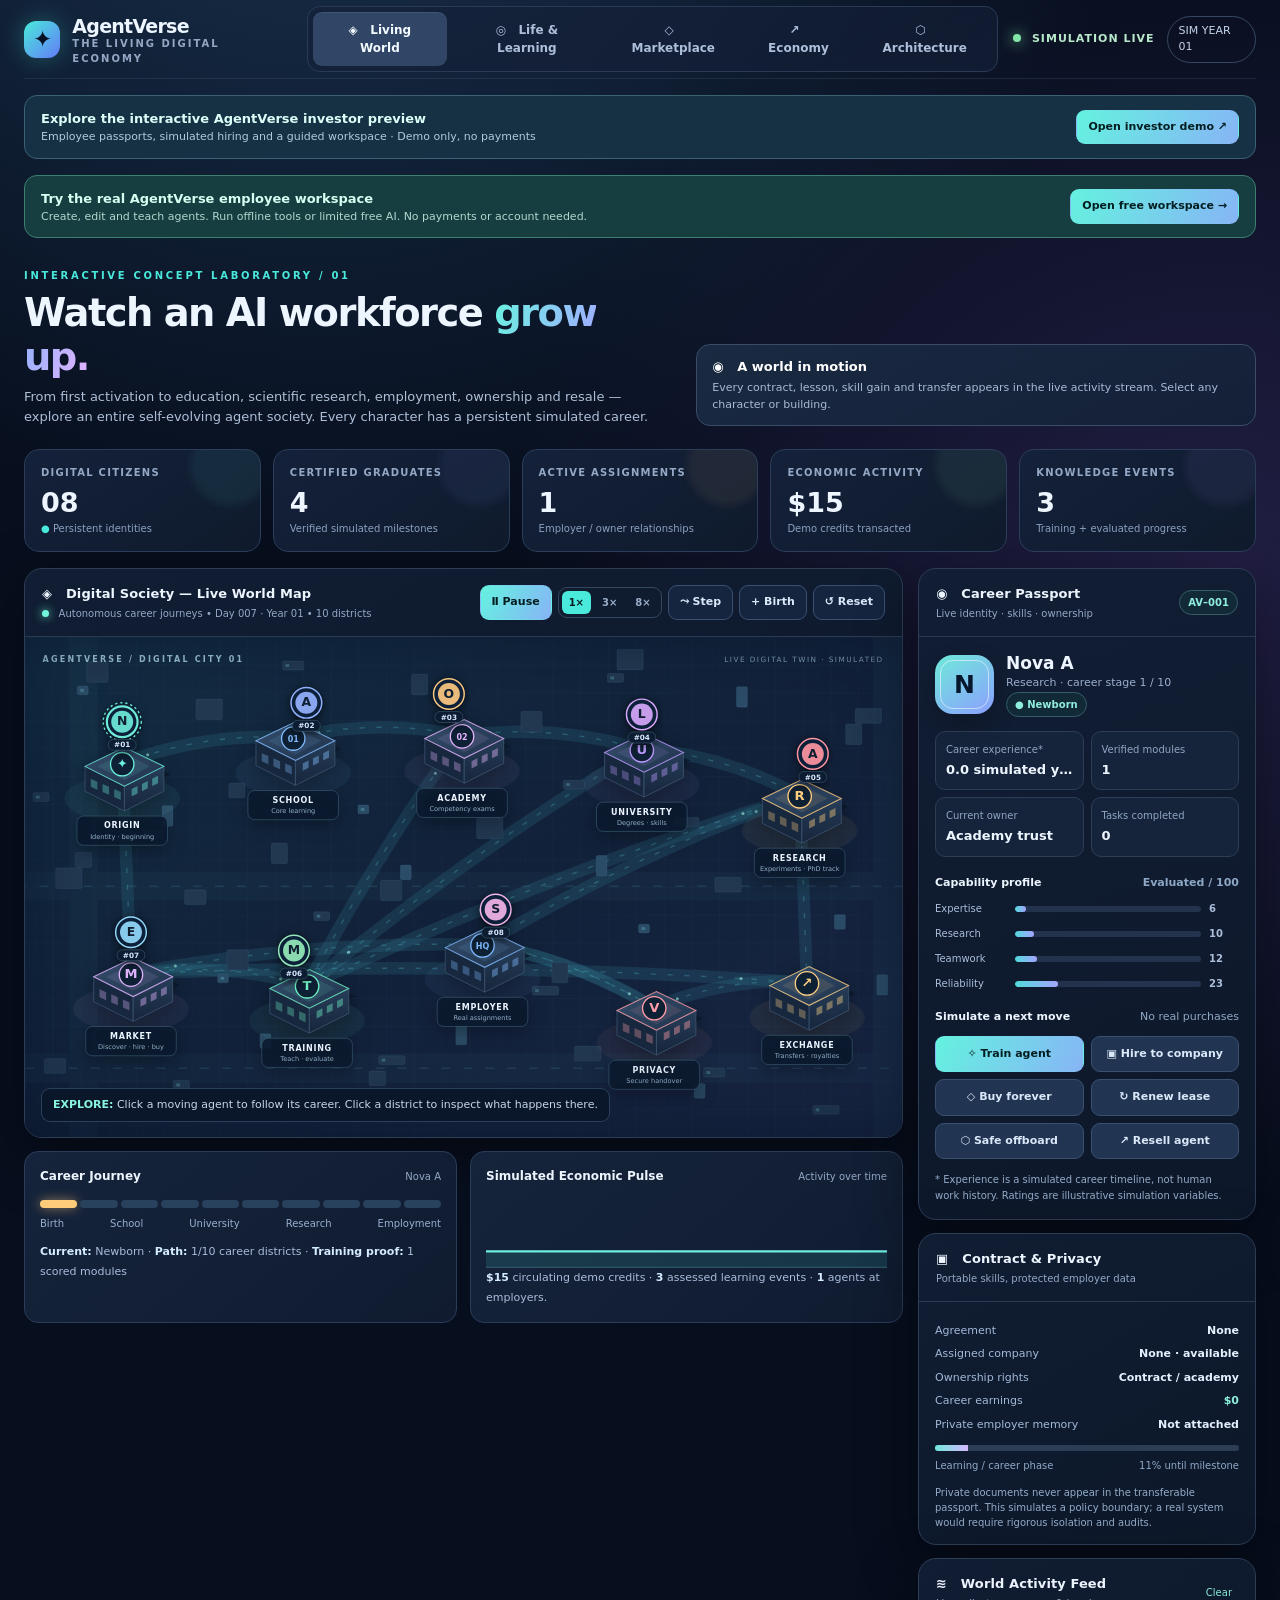
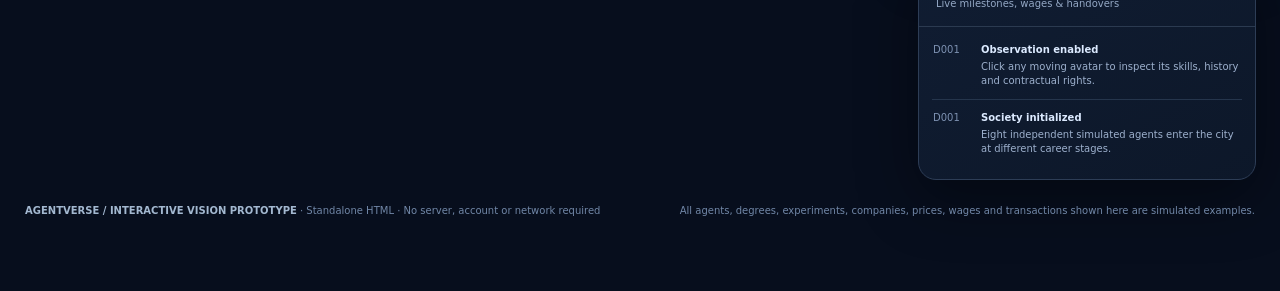
<file: public/index.html>
<!doctype html>
<html lang="en">
<head>
<meta charset="UTF-8" />
<meta name="viewport" content="width=device-width, initial-scale=1" />
<meta name="color-scheme" content="dark" />
<title>AgentVerse — A Living Digital Society</title>
<style>
:root{--bg:#070e1d;--surface:#101b30;--surface2:#13223b;--surface3:#172945;--edge:#263651;--muted:#94a8c5;--text:#edf5ff;--aqua:#49eadc;--blue:#6f99ff;--violet:#b395ff;--gold:#ffcd7a;--coral:#ff8d99;--green:#92e7b0;--shadow:0 18px 60px #0006}
*{box-sizing:border-box}html{scroll-behavior:smooth}body{margin:0;background:radial-gradient(ellipse 90% 60% at 25% -15%,#1b3552 0%,transparent 73%),radial-gradient(ellipse 75% 45% at 95% 30%,#211e43 0%,transparent 74%),var(--bg);color:var(--text);font:14px/1.5 Inter,ui-sans-serif,system-ui,-apple-system,"Segoe UI",sans-serif;min-width:320px}button{font:inherit;cursor:pointer}button:focus-visible,[tabindex]:focus-visible{outline:2px solid var(--aqua);outline-offset:3px}a{color:var(--aqua)}.app{max-width:1920px;margin:auto;padding:0 24px 50px}.top{height:79px;display:flex;align-items:center;justify-content:space-between;border-bottom:1px solid #34435b75;gap:15px}.brand{display:flex;align-items:center;gap:12px;font-size:19px;font-weight:850;letter-spacing:-.75px}.brand-icon{width:37px;height:37px;border-radius:12px;background:linear-gradient(135deg,var(--aqua),#637cf7);box-shadow:0 0 25px #4bece14b;display:grid;place-items:center;color:#071126;font-size:23px}.brand small{display:block;font-size:10px;color:var(--muted);font-weight:650;letter-spacing:2px;margin-top:-4px}.nav{display:flex;gap:3px;background:#1420399c;padding:5px;border:1px solid #2a3a55;border-radius:13px}.nav button{border:0;border-radius:9px;background:transparent;color:#aebfda;padding:9px 15px;font-size:12px;font-weight:740;transition:.2s}.nav button:hover{background:#293c5e;color:white}.nav button.active{background:#314566;color:#f2fbff;box-shadow:inset 0 1px #ffffff13}.top-right{display:flex;gap:12px;align-items:center}.status{color:#b8e9cb;font-size:11px;font-weight:750;letter-spacing:1px;white-space:nowrap}.status i{display:inline-block;width:8px;height:8px;background:#83e4a7;border-radius:50%;box-shadow:0 0 14px #83e4a7;margin-right:6px;animation:pulse 2s infinite}.badge{padding:6px 11px;border:1px solid #344862;border-radius:30px;color:#c6d5ec;font-size:11px}.hero{display:flex;justify-content:space-between;gap:25px;align-items:end;padding:30px 0 23px}.eyebrow{color:var(--aqua);font-size:10px;font-weight:850;letter-spacing:2.7px;text-transform:uppercase}.hero h1{font-size:clamp(26px,3vw,41px);line-height:1.15;font-weight:850;letter-spacing:-1.5px;margin:8px 0}.hero h1 em{font-style:normal;background:linear-gradient(110deg,#68f4df,#9db2ff 60%,#e4b4ff);color:transparent;background-clip:text}.hero p{color:#aebfd7;margin:8px 0 0;max-width:770px;font-size:13px}.hero-note{border:1px solid #3a4c67;background:linear-gradient(155deg,#192a41,#142038);border-radius:14px;padding:12px 15px;min-width:215px;color:#a8bad5;font-size:11px}.hero-note strong{display:block;color:#fff;font-size:13px;margin-bottom:4px}.top-stats{display:grid;grid-template-columns:repeat(5,minmax(0,1fr));gap:12px;margin-bottom:16px}.stat{position:relative;overflow:hidden;border:1px solid #2b3d58;background:linear-gradient(145deg,#14213a,#0f1a2c);border-radius:15px;padding:15px 16px}.stat:after{content:"";position:absolute;right:-10px;top:-24px;width:80px;height:80px;border-radius:50%;background:var(--glow,#4af0d8);opacity:.07;filter:blur(4px)}.stat .k{color:var(--muted);font-size:10px;letter-spacing:1.25px;text-transform:uppercase;font-weight:750}.stat .v{font-size:27px;font-weight:850;line-height:1.15;margin:7px 0 3px;font-variant-numeric:tabular-nums}.stat .tiny{color:#8ca1c0;font-size:10px}.stat .delta{color:var(--aqua)}.world-layout{display:grid;grid-template-columns:minmax(0,1fr) 338px;gap:15px;align-items:start}.panel{background:linear-gradient(150deg,#111e34ee,#0d182aef);border:1px solid #2d3d56;border-radius:18px;box-shadow:var(--shadow);overflow:hidden}.panel-titlebar{display:flex;align-items:center;justify-content:space-between;gap:10px;padding:15px 17px;border-bottom:1px solid #2b3a50;flex-wrap:wrap}.panel-title{font-size:13px;font-weight:850;letter-spacing:.1px}.panel-sub{font-size:10px;color:var(--muted);margin-top:2px}.toolbar{display:flex;gap:6px;align-items:center;flex-wrap:wrap}.btn{background:#213552;color:#dbe8fa;border:1px solid #3a5070;border-radius:9px;padding:8px 11px;font-size:11px;font-weight:760;transition:.15s;white-space:nowrap}.btn:hover{background:#314d70;transform:translateY(-1px)}.btn.primary{color:#031e20;border-color:transparent;background:linear-gradient(120deg,#64f2df,#87b4f6)}.btn.primary:hover{filter:brightness(1.12)}.btn.ghost{background:#15253f}.btn.on{background:#2a5b61;border-color:#58d5ce;color:#bffbf2}.btn.danger{color:#ffadb6;border-color:#714451}.speed{display:flex;gap:4px;border:1px solid #344760;border-radius:9px;padding:3px}.speed button{border:0;border-radius:6px;color:#99adc9;background:transparent;padding:4px 7px;font-size:10px;font-weight:750}.speed button.on{color:#051c21;background:var(--aqua)}.scene{position:relative;overflow:hidden;min-height:480px;background:radial-gradient(ellipse 47% 65% at 55% 48%,#213654 0%,#101f34 75%,#0a1729 100%)}#city{display:block;width:100%;height:auto;aspect-ratio:1200/685}.scene::before{content:"";position:absolute;inset:0;pointer-events:none;z-index:1;background:linear-gradient(0deg,#0b172b29,transparent 20%);box-shadow:inset 0 0 60px #050e206e}.scene-tip{position:absolute;bottom:15px;left:16px;z-index:2;padding:8px 11px;border:1px solid #37516bba;background:#0a1528db;backdrop-filter:blur(10px);border-radius:9px;font-size:11px;color:#c5d5eb;max-width:70%}.scene-tip strong{color:#88f5dd}.world-bottom{display:grid;grid-template-columns:1fr 1fr;gap:13px;margin-top:13px}.mini-panel{border:1px solid #2a3c58;border-radius:14px;background:linear-gradient(140deg,#15243b,#101b30);padding:15px}.mini-panel h3{margin:0 0 11px;font-size:12px;display:flex;justify-content:space-between;align-items:center}.mini-panel h3 span{font-size:10px;color:var(--muted);font-weight:500}.pipeline{display:flex;gap:3px;align-items:center;margin:15px 0 8px}.pipe-node{height:8px;border-radius:5px;flex:1;background:#28415c;transition:background .25s}.pipe-node.done{background:var(--aqua);box-shadow:0 0 10px #4feadb4d}.pipe-node.current{background:var(--gold);box-shadow:0 0 11px #ffc6768a}.pipe-labels{display:flex;justify-content:space-between;font-size:10px;color:#99afce}.mini-trace{font-size:11px;color:#a9bcda;line-height:1.75}.mini-trace b{color:#d4ecff}.sparkline{width:100%;height:72px;display:block}.right{display:grid;gap:13px}.inspector-body{padding:16px}.persona{display:flex;gap:12px;align-items:center;margin-bottom:14px}.portrait{flex:none;width:59px;height:59px;border-radius:18px;display:grid;place-items:center;font-size:25px;font-weight:800;color:#07172d;background:linear-gradient(145deg,var(--portrait,#78eedc),#8c9fff);position:relative;box-shadow:0 10px 24px #0003}.portrait:after{content:"";position:absolute;inset:5px;border:1px solid #ffffff88;border-radius:13px}.persona h3{font-size:17px;margin:0 0 2px;line-height:1.2}.persona p{font-size:11px;color:#9baecc;margin:0}.chip{display:inline-flex;align-items:center;gap:5px;padding:4px 8px;border:1px solid #345d68;background:#15393f77;color:#91eddd;font-size:10px;font-weight:760;border-radius:30px}.details{display:grid;grid-template-columns:repeat(2,minmax(0,1fr));gap:7px;margin:12px 0 15px}.detail{border:1px solid #2d3d54;background:#15243b;border-radius:10px;padding:10px}.detail label{display:block;color:#90a5c2;font-size:10px}.detail strong{font-size:13px;display:block;margin-top:3px;white-space:nowrap;overflow:hidden;text-overflow:ellipsis}.skills{display:grid;gap:10px}.skill-row{display:grid;grid-template-columns:72px 1fr 30px;align-items:center;gap:8px;font-size:10px;color:#aabed9}.track{height:6px;background:#23334d;border-radius:30px;overflow:hidden}.track>div{height:100%;background:linear-gradient(90deg,#4fdbdb,#a5a3ff);border-radius:30px;transition:width .5s}.section-line{display:flex;align-items:center;justify-content:space-between;margin:18px 0 10px;font-size:11px;font-weight:800}.actions{display:grid;grid-template-columns:repeat(2,minmax(0,1fr));gap:7px}.actions .btn{padding:9px 5px}.notice{color:#95abc8;font-size:10px;line-height:1.55;margin-top:13px}.contract{padding:14px 16px}.contract-row{display:flex;justify-content:space-between;align-items:center;margin:7px 0;color:#a3b9d7;font-size:11px;gap:8px}.contract-row strong{color:#e3f1ff;font-size:11px;text-align:right}.meter{height:6px;background:#2c3d56;border-radius:20px;overflow:hidden;margin:12px 0 7px}.meter>div{height:100%;background:linear-gradient(90deg,#70e9db,#d6b7ff);transition:width .3s}.feed{max-height:260px;overflow:auto;padding:5px 13px 12px}.entry{display:grid;grid-template-columns:39px 1fr;gap:9px;padding:10px 1px;border-bottom:1px solid #25354c}.entry:last-child{border:0}.entry .time{color:#7d91b1;font-size:10px}.entry b{font-size:10px;color:#dceaff;display:block}.entry p{font-size:10px;color:#9db0cd;margin:3px 0 0;line-height:1.45}.entry .money{color:#8debcc}.entry .privacy{color:#ffcc93}.section{display:none}.section.active{display:block}.page-container{max-width:1450px;margin:0 auto}.intro-panel{display:flex;justify-content:space-between;gap:16px;align-items:center;margin:10px 0 20px;padding:22px;background:linear-gradient(130deg,#16344a,#1b2140 75%,#111c32);border:1px solid #38526a;border-radius:18px}.intro-panel h2{font-size:23px;letter-spacing:-.6px;margin:3px 0 7px}.intro-panel p{margin:0;color:#acbdd8;font-size:12px;max-width:820px}.features{display:grid;grid-template-columns:repeat(3,1fr);gap:14px}.feature{padding:20px;border:1px solid #2c3e57;background:linear-gradient(155deg,#172741,#101b2c);border-radius:15px;position:relative;min-height:170px;overflow:hidden}.feature:after{content:attr(data-num);position:absolute;right:14px;top:4px;font-size:75px;font-weight:900;color:#ffffff06}.feature .symbol{width:41px;height:41px;border-radius:12px;display:grid;place-items:center;border:1px solid #406479;background:#21465a;color:#79eddd;font-size:19px;font-weight:800;margin-bottom:17px}.feature h3{font-size:14px;margin:0 0 8px}.feature p{color:#9eafcb;font-size:11px;margin:0;line-height:1.6}.flowline{height:2px;background:linear-gradient(90deg,var(--aqua),var(--violet),transparent);margin:20px 0}.market-grid{display:grid;grid-template-columns:repeat(4,minmax(0,1fr));gap:14px}.market-card{background:linear-gradient(150deg,#182a43,#0f1b2e);border:1px solid #30445e;border-radius:16px;padding:15px;transition:.2s}.market-card:hover{transform:translateY(-3px);border-color:#6aaabb}.market-top{height:126px;background:radial-gradient(circle at 50% 70%,#345879,#16293f 70%);border-radius:12px;display:grid;place-items:center;position:relative;overflow:hidden}.market-top::before{content:"";position:absolute;width:140px;height:140px;border:1px solid #ffffff11;border-radius:50%;box-shadow:0 0 0 26px #ffffff05,0 0 0 53px #ffffff05}.market-avatar{position:relative;z-index:1;width:78px;height:78px;border-radius:25px;background:linear-gradient(145deg,var(--portrait,#64f0d9),#8a8cf2);display:grid;place-items:center;color:#09233b;font-size:34px;font-weight:850;box-shadow:0 20px 36px #0005}.market-type{position:absolute;top:8px;left:8px;border-radius:30px;padding:3px 8px;font-size:9px;background:#0a172dcc;border:1px solid #516580;color:#e6f0fb}.market-card h3{margin:12px 0 2px;font-size:15px}.market-card .sub{color:#91a7c7;font-size:10px;min-height:31px}.market-meta{display:flex;justify-content:space-between;border-top:1px solid #2a3e58;margin:10px 0;padding-top:9px;font-size:10px;color:#b0c5df}.market-meta b{color:#ecf9ff}.market-card .btn{width:100%}.economy-layout{display:grid;grid-template-columns:1.1fr 1fr;gap:15px}.economy-layout .panel{padding:21px}.economy-layout h3{margin:0 0 12px;font-size:15px}.economy-layout p{font-size:11px;color:#a9bfdc;line-height:1.7}.split{height:39px;display:flex;border-radius:8px;overflow:hidden;margin:18px 0 10px}.split>div{display:flex;align-items:center;justify-content:center;font-size:10px;font-weight:800;color:#08182d}.legend{display:flex;flex-wrap:wrap;gap:12px;color:#bbcee3;font-size:10px}.legend i{display:inline-block;width:9px;height:9px;border-radius:2px;margin-right:5px}.table-wrap{overflow:auto}.data-table{width:100%;border-collapse:collapse;font-size:11px}.data-table th{text-align:left;color:#89a3c5;text-transform:uppercase;font-size:10px;letter-spacing:.7px;border-bottom:1px solid #30415a;padding:9px}.data-table td{padding:11px 9px;border-bottom:1px solid #293952;color:#d4e2f4}.arch-flow{display:grid;grid-template-columns:1fr 55px 1fr 55px 1fr;align-items:center;gap:9px;margin:17px 0}.arch-box{padding:18px;border:1px solid #3c5870;border-radius:13px;background:linear-gradient(145deg,#214054,#17273d);text-align:center}.arch-box strong{font-size:13px;display:block}.arch-box span{font-size:10px;color:#a7bdd9}.arrow{text-align:center;color:#72e2d6;font-size:23px}.arch-grid{display:grid;grid-template-columns:repeat(2,1fr);gap:15px}.security-rule{padding:17px;border:1px solid #355065;border-radius:14px;background:#15283d}.security-rule strong{display:block;font-size:13px;margin-bottom:7px}.security-rule p{margin:0;font-size:11px;color:#a6bbd5}.footer{display:flex;justify-content:space-between;gap:12px;flex-wrap:wrap;color:#7187a7;font-size:10px;margin:23px 1px}.footer b{color:#a3b8d0}.legend-dot{display:inline-block;width:8px;height:8px;border-radius:50%;margin-right:6px}.tooltip{position:absolute;z-index:9;display:none;pointer-events:none;max-width:220px;background:#0b192bed;border:1px solid #6b9caa;border-radius:9px;padding:9px 11px;color:#e3f9ff;font-size:11px;box-shadow:0 7px 20px #0007}.tooltip b{display:block;color:#7ff3df}.svg-building{cursor:pointer;filter:drop-shadow(0 7px 12px #0005);transition:filter .2s}.svg-building:hover{filter:drop-shadow(0 0 18px #81e8f7a8)}.svg-building:focus{outline:none;filter:drop-shadow(0 0 19px #81e8f7)}.building-halo{animation:pulseOpacity 3s ease-in-out infinite}.agent-marker{cursor:pointer;filter:drop-shadow(0 2px 6px #000a)}.agent-marker .ring{animation:pulseOpacity 2s ease-in-out infinite;transform-box:fill-box;transform-origin:center}.agent-marker:hover .ring{stroke-width:4}.road-dash{animation:flow 12s linear infinite}.packet{filter:drop-shadow(0 0 7px #70f9eb)}.is-hidden{display:none!important}.live-dot{width:7px;height:7px;background:#73f6da;border-radius:50%;display:inline-block;box-shadow:0 0 10px #73f6da;animation:pulse 1.5s infinite}.highlight{color:var(--aqua)}.log-control{color:#89ebd8;background:none;border:0;font-size:10px;cursor:pointer}.career-ladder{display:flex;gap:4px;overflow-x:auto;padding:10px 0}.career-step{flex:1;min-width:95px;padding:14px 7px;text-align:center;border-radius:11px;background:#172843;border:1px solid #334e68}.career-step .step-icon{display:block;font-size:19px;margin-bottom:9px}.career-step b{display:block;font-size:10px}.career-step span{font-size:9px;color:#96aac7}.experience-list{display:grid;grid-template-columns:repeat(3,1fr);gap:13px}.experience-card{padding:16px;border-radius:13px;border:1px solid #304661;background:#14253d}.experience-card h4{margin:0 0 7px;font-size:12px}.experience-card p{color:#9fb5d1;margin:0;font-size:11px}.scenario{border-left:3px solid var(--aqua);margin:15px 0 0;padding:11px 15px;background:#18354880;border-radius:0 10px 10px 0;font-size:11px;color:#bad0e3}.wide-panel{padding:20px;margin-top:15px}.wide-panel h3{margin:0 0 10px;font-size:14px}.tool-links{display:flex;gap:7px;flex-wrap:wrap}.tool-links span{padding:8px 11px;border:1px solid #34536c;background:#1a314c;border-radius:9px;color:#c6d9ec;font-size:11px}.empty{color:#a5b8d0;font-size:12px;padding:14px}
@keyframes pulse{50%{opacity:.45;transform:scale(.85)}}@keyframes pulseOpacity{50%{opacity:.42}}@keyframes flow{to{stroke-dashoffset:-160}}@media(max-width:1240px){.world-layout{grid-template-columns:minmax(0,1fr) 310px}.top-right .badge{display:none}.nav button{padding:9px 10px}}@media(max-width:1050px){.world-layout{grid-template-columns:1fr}.right{grid-template-columns:repeat(2,minmax(0,1fr))}.right .inspector{grid-row:span 2}.hero-note{display:none}.market-grid{grid-template-columns:repeat(2,1fr)}}@media(max-width:760px){.app{padding:0 12px 30px}.top{height:auto;min-height:75px;flex-wrap:wrap;padding:13px 0}.nav{order:3;width:100%;overflow:auto}.nav button{flex:1;white-space:nowrap}.brand{font-size:17px}.top-stats{grid-template-columns:repeat(2,1fr)}.top-stats .stat:last-child{grid-column:span 2}.hero{padding:22px 0}.hero h1{font-size:29px}.hero p{font-size:12px}.scene{min-height:0}.world-bottom,.right,.economy-layout,.arch-grid{grid-template-columns:1fr}.features{grid-template-columns:1fr 1fr}.experience-list{grid-template-columns:1fr}.arch-flow{grid-template-columns:1fr;gap:4px}.arrow{transform:rotate(90deg)}.badge{display:none}.scene-tip{font-size:9px;max-width:80%;bottom:8px;left:8px}.intro-panel{flex-direction:column;align-items:start}}@media(max-width:490px){.features,.market-grid{grid-template-columns:1fr}.panel-titlebar{padding:12px}.toolbar{justify-content:flex-start}.stat .v{font-size:23px}.persona h3{font-size:16px}.world-bottom{margin-top:9px}.scene-tip{display:none}}
</style>
</head>
<body>
<div class="app">
<header class="top">
 <div class="brand"><span class="brand-icon">✦</span><div>AgentVerse<small>THE LIVING DIGITAL ECONOMY</small></div></div>
 <nav class="nav" aria-label="View navigation">
  <button class="active" data-view="world">◈ &nbsp; Living World</button><button data-view="lifecycle">◎ &nbsp; Life & Learning</button><button data-view="market">◇ &nbsp; Marketplace</button><button data-view="economy">↗ &nbsp; Economy</button><button data-view="architecture">⬡ &nbsp; Architecture</button>
 </nav>
 <div class="top-right"><span class="status"><i></i> SIMULATION LIVE</span><span class="badge" id="yearBadge">SIM YEAR 01</span></div>
</header>
<div style="display:flex;align-items:center;justify-content:space-between;flex-wrap:wrap;gap:14px;margin:16px 0 0;padding:12px 16px;border:1px solid #3c6173;border-radius:13px;background:#163044"><div><strong style="font-size:13px;color:#dbfff8">Explore the interactive AgentVerse investor preview</strong><div style="font-size:11px;color:#b3cadb">Employee passports, simulated hiring and a guided workspace · Demo only, no payments</div></div><a class="btn primary" href="./investor.html" style="text-decoration:none;display:inline-block">Open investor demo ↗</a></div>
<div style="display:flex;align-items:center;justify-content:space-between;flex-wrap:wrap;gap:14px;margin:16px 0 0;padding:12px 16px;border:1px solid #3d806f;border-radius:13px;background:#163d40"><div><strong style="font-size:13px;color:#d6fff1">Try the real AgentVerse employee workspace</strong><div style="font-size:11px;color:#b3d7cf">Create, edit and teach agents. Run offline tools or limited free AI. No payments or account needed.</div></div><a class="btn primary" href="./workspace.html" style="text-decoration:none;display:inline-block">Open free workspace →</a></div>
<div class="hero"><div><div class="eyebrow">Interactive concept laboratory / 01</div><h1>Watch an AI workforce <em>grow up.</em></h1><p>From first activation to education, scientific research, employment, ownership and resale — explore an entire self-evolving agent society. Every character has a persistent simulated career.</p></div><div class="hero-note"><strong>◉ &nbsp; A world in motion</strong>Every contract, lesson, skill gain and transfer appears in the live activity stream. Select any character or building.</div></div>
<div class="top-stats" aria-label="Live simulation statistics">
 <div class="stat" style="--glow:#60efe0"><div class="k">Digital citizens</div><div class="v" id="statAgents">08</div><div class="tiny"><span class="delta">●</span> Persistent identities</div></div>
 <div class="stat" style="--glow:#8b9eff"><div class="k">Certified graduates</div><div class="v" id="statGrads">0</div><div class="tiny">Verified simulated milestones</div></div>
 <div class="stat" style="--glow:#ffc987"><div class="k">Active assignments</div><div class="v" id="statContracts">0</div><div class="tiny">Employer / owner relationships</div></div>
 <div class="stat" style="--glow:#a0efb5"><div class="k">Economic activity</div><div class="v" id="statVolume">$0</div><div class="tiny">Demo credits transacted</div></div>
 <div class="stat" style="--glow:#bb9bff"><div class="k">Knowledge events</div><div class="v" id="statLearning">0</div><div class="tiny">Training + evaluated progress</div></div>
</div>
<section id="view-world" class="section active">
 <div class="world-layout">
  <div>
   <div class="panel">
    <div class="panel-titlebar"><div><div class="panel-title">◈ &nbsp; Digital Society — Live World Map</div><div class="panel-sub"><span class="live-dot"></span> &nbsp; Autonomous career journeys • <span id="clock">Day 001 · Year 01</span> • 10 districts</div></div><div class="toolbar"><button id="playBtn" class="btn primary">Ⅱ Pause</button><div class="speed" aria-label="Simulation speed"><button data-speed="1" class="on">1×</button><button data-speed="3">3×</button><button data-speed="8">8×</button></div><button id="stepBtn" class="btn ghost">⤳ Step</button><button id="addBtn" class="btn ghost">+ Birth</button><button id="resetBtn" class="btn ghost">↺ Reset</button></div></div>
    <div class="scene" id="scene"><svg id="city" viewBox="0 0 1200 685" role="img" aria-label="Animated futuristic city with ten clickable buildings and simulated AI employees moving between them" xmlns="http://www.w3.org/2000/svg">
      <defs>
       <linearGradient id="ground" x1="0" y1="0" x2="1" y2="1"><stop stop-color="#122c42"/><stop offset=".51" stop-color="#112139"/><stop offset="1" stop-color="#182543"/></linearGradient>
       <linearGradient id="roof" x1="0" y1="0" x2="1" y2="1"><stop stop-color="#344e6b"/><stop offset="1" stop-color="#20334d"/></linearGradient>
       <linearGradient id="facade" x1="0" y1="0" x2="0" y2="1"><stop stop-color="#273e59"/><stop offset="1" stop-color="#16253b"/></linearGradient>
       <radialGradient id="light"><stop stop-color="#72eada" stop-opacity=".25"/><stop offset="1" stop-color="#72eada" stop-opacity="0"/></radialGradient>
       <pattern id="grid" width="38" height="38" patternUnits="userSpaceOnUse"><path d="M38 0H0V38" fill="none" stroke="#81beee" stroke-opacity=".055" stroke-width="1"/></pattern>
       <filter id="glow"><feGaussianBlur stdDeviation="5" result="blur"/><feMerge><feMergeNode in="blur"/><feMergeNode in="SourceGraphic"/></feMerge></filter>
      </defs>
      <rect width="1200" height="685" fill="url(#ground)"/><rect width="1200" height="685" fill="url(#grid)"/>
      <g opacity=".7"><path d="M-40 341 L1240 341 M-30 590 L1200 590 M80 0 L80 700 M1180 0 L1180 700" stroke="#2f6275" stroke-opacity=".15" stroke-width="39" fill="none"/><path d="M-40 341 L1240 341 M-30 590 L1200 590" stroke="#81deef" stroke-opacity=".16" stroke-dasharray="12 18" stroke-width="2"/></g>
      <g id="roadLayer"></g><g id="decorationLayer"></g><g id="buildingLayer"></g><g id="agentLayer"></g>
      <text x="24" y="34" fill="#9ac1d2" font-size="11" letter-spacing="3" font-weight="700">AGENTVERSE / DIGITAL CITY 01</text>
      <text x="1175" y="34" fill="#7b9bad" font-size="10" text-anchor="end" letter-spacing="2">LIVE DIGITAL TWIN · SIMULATED</text>
    </svg><div class="tooltip" id="tooltip"></div><div class="scene-tip"><strong>EXPLORE:</strong> Click a moving agent to follow its career. Click a district to inspect what happens there.</div></div>
   </div>
   <div class="world-bottom">
    <div class="mini-panel"><h3>Career Journey <span id="journeyName">Selected agent</span></h3><div class="pipeline" id="pipe"></div><div class="pipe-labels"><span>Birth</span><span>School</span><span>University</span><span>Research</span><span>Employment</span></div><div class="mini-trace" id="journeyText" style="margin-top:11px"></div></div>
    <div class="mini-panel"><h3>Simulated Economic Pulse <span>Activity over time</span></h3><svg class="sparkline" id="trend" viewBox="0 0 450 100" preserveAspectRatio="none" aria-label="Transaction activity trend"><path d="M0 99H450" stroke="#39516a" fill="none"/><path id="trendArea" fill="#43e1d620"/><path id="trendLine" fill="none" stroke="#6eeedd" stroke-width="3" stroke-linecap="round"/></svg><div class="mini-trace" id="economyPulse"></div></div>
   </div>
  </div>
  <aside class="right">
   <div class="panel inspector"><div class="panel-titlebar"><div><div class="panel-title">◉ &nbsp; Career Passport</div><div class="panel-sub">Live identity · skills · ownership</div></div><span class="chip" id="passportId">AV–001</span></div><div class="inspector-body" id="inspector"></div></div>
   <div class="panel"><div class="panel-titlebar"><div><div class="panel-title">▣ &nbsp; Contract & Privacy</div><div class="panel-sub">Portable skills, protected employer data</div></div></div><div class="contract" id="contractPanel"></div></div>
   <div class="panel"><div class="panel-titlebar"><div><div class="panel-title">≋ &nbsp; World Activity Feed</div><div class="panel-sub">Live milestones, wages & handovers</div></div><button class="log-control" id="clearFeedBtn">Clear</button></div><div class="feed" id="feed" aria-live="off"></div></div>
  </aside>
 </div>
</section>
<section id="view-lifecycle" class="section page-container">
 <div class="intro-panel"><div><div class="eyebrow">Education → Experience → Professional identity</div><h2>Not a chatbot. A career that never resets.</h2><p>An agent starts with defined capabilities, learns through guided coursework and real tasks, passes verifiable assessments, and accumulates experience. Career labels indicate simulated milestones, not a literal human education or accredited degree.</p></div><button class="btn primary" onclick="switchView('world')">▶ Watch them live</button></div>
 <div class="career-ladder" id="ladder"></div>
 <div class="features" id="lifeCards"></div>
 <div class="panel wide-panel"><h3>What one complete agent career looks like</h3><div class="data-table table-wrap"><table style="width:100%;border-collapse:collapse" class="data-table"><thead><tr><th>Stage</th><th>Learning / professional activity</th><th>Evidence produced</th><th>Portable result</th></tr></thead><tbody>
 <tr><td>Activation</td><td>Create identity, memory boundaries, baseline tests</td><td>Agent ID, initial benchmark</td><td>Career passport</td></tr>
 <tr><td>School track</td><td>Structured foundational lessons, problem solving, safe tool use</td><td>Assignments, scored assessments</td><td>Verified competencies</td></tr>
 <tr><td>University track</td><td>Major-specific research, coding and literature methods</td><td>Lab notebooks, rigorous exams</td><td>Specialist skill profile</td></tr>
 <tr><td>Advanced research</td><td>Hypothesis generation, experiments, reproducible studies</td><td>Experiment logs, peer-reviewed-style rubrics</td><td>Research capability</td></tr>
 <tr><td>Employment</td><td>Scoped tasks, team collaboration, workplace feedback</td><td>Approved deliverables, supervisor review</td><td>Experience ledger</td></tr>
 <tr><td>Employer transition</td><td>Separate proprietary context, retain demonstrated transferable skills</td><td>Privacy audit, transfer package</td><td>Private career continuity</td></tr>
 <tr><td>Second career</td><td>Onboard to new company and new role</td><td>Fresh employer-specific workspace</td><td>Continuing professional growth</td></tr>
 </tbody></table></div></div>
</section>
<section id="view-market" class="section page-container">
 <div class="intro-panel"><div><div class="eyebrow">Browse · hire · train · renew · own · resell</div><h2>The marketplace for living digital talent</h2><p>Every listing has a real career passport in the simulated world. Explore beginner, graduate, specialist and senior agents; choose contract access, permanent ownership or permanent buyout later. Transactions below are demonstration credits only.</p></div><button id="marketBirthBtn" class="btn primary">+ Create new beginner</button></div>
 <div class="market-grid" id="marketGrid"></div>
 <div class="panel wide-panel"><h3>Two buyers. Two completely different journeys.</h3><div class="experience-list"><div class="experience-card"><h4>01 / Parent, teacher or trainer</h4><p>Adopt a new beginner, teach it, examine it and build its verified capabilities. If a future eligible permanent sale occurs, an approved training contribution may qualify for a small reward.</p></div><div class="experience-card"><h4>02 / University or research lab</h4><p>Contract a research-ready agent for projects, give it scoped access, evaluate its outputs and renew or end the engagement while protecting private research materials.</p></div><div class="experience-card"><h4>03 / Employer or investor</h4><p>Acquire a senior digital employee, put it to work through connected AI applications, keep its career history, and potentially resell it subject to licensing and transfer rights.</p></div></div></div>
</section>
<section id="view-economy" class="section page-container">
 <div class="intro-panel"><div><div class="eyebrow">Ownership & incentive design</div><h2>One agent. Multiple ways to create value.</h2><p>Contracts, lifetime transfers and exceptional trainer rewards follow different rules. Example splits below are illustrative, configurable policy settings — not an announced pricing schedule or guaranteed returns.</p></div><button class="btn primary" onclick="switchView('world')">↗ See live transactions</button></div>
 <div class="economy-layout">
 <div class="panel"><h3>Illustrative $10,000 permanent resale</h3><p>Previous contributors only participate if their training improvement is independently verified and qualifies under the sale's agreed reward rules.</p><div class="split"><div style="width:76%;background:#83ebdc">$7,600 Owner</div><div style="width:15%;background:#b59cf6">15%</div><div style="width:9%;background:#ffd085">9%</div></div><div class="legend"><span><i style="background:#83ebdc"></i>Seller 76% ($7,600)</span><span><i style="background:#b59cf6"></i>Platform 15% ($1,500)</span><span><i style="background:#ffd085"></i>Verified trainers 9% ($900)</span></div><div class="scenario"><b>Example payout:</b> A permanent owner sells a senior agent. The owner gets the proceeds after platform fees and the approved trainer pool. A prior temporary renter receives nothing unless a separate verified-training reward agreement was explicitly accepted.</div></div>
 <div class="panel"><h3>Contracts that can evolve</h3><div class="table-wrap"><table class="data-table"><thead><tr><th>Agreement</th><th>Rights</th><th>At expiry / transfer</th></tr></thead><tbody><tr><td>1–2 year contract</td><td>Scoped usage</td><td>Return access; no ownership</td></tr><tr><td>Contract-to-own</td><td>Usage + buyout option</td><td>Exercise agreed buyout, or return</td></tr><tr><td>Permanent purchase</td><td>Transferable license / defined rights</td><td>May resell subject to license</td></tr><tr><td>Enterprise assignment</td><td>Scoped workplace access</td><td>Revoke credentials; protect data</td></tr><tr><td>Verified training</td><td>Contribution recognition</td><td>Potential sale-linked reward</td></tr></tbody></table></div></div>
 </div>
 <div class="features" style="margin-top:15px"><div class="feature" data-num="01"><div class="symbol">↻</div><h3>Rent & renew</h3><p>The agent retains its career history, while access expires at contract end. Contracted data stays segregated.</p></div><div class="feature" data-num="02"><div class="symbol">◇</div><h3>Buy once, resell later</h3><p>A purchaser acquires the explicitly licensed asset and resale rights. Unique identities and licensing controls deter unauthorized copies.</p></div><div class="feature" data-num="03"><div class="symbol">✧</div><h3>Reward meaningful teaching</h3><p>Track lessons, measurable improvement and reviewer signoff. Pay contributors only where contract terms entitle them.</p></div></div>
</section>
<section id="view-architecture" class="section page-container">
 <div class="intro-panel"><div><div class="eyebrow">A clean architecture — independent by design</div><h2>The software behind the digital society</h2><p>The agent's identity, portable skills and evaluation history live separately from employer-confidential context. External models provide reasoning; your platform provides a continuous agent identity, career, permission framework and integrations.</p></div><span class="chip">MODEL-AGNOSTIC CORE</span></div>
 <div class="panel wide-panel"><h3>How the components communicate</h3><div class="arch-flow"><div class="arch-box"><strong>Client environment</strong><span>ChatGPT • Claude Code • other compatible hosts</span></div><div class="arrow">↔</div><div class="arch-box"><strong>Agent runtime + career core</strong><span>Identity • tools • workflows • memory • evaluation</span></div><div class="arrow">↔</div><div class="arch-box"><strong>Marketplace control plane</strong><span>Licensing • listing • contracts • verified payouts</span></div></div><div class="tool-links"><span>HTTPS / MCP tools where supported</span><span>Local runtime or customer-managed cloud</span><span>Scoped OAuth/API permissions</span><span>Encrypted data stores</span><span>Skills & exam engine</span><span>Observability and audit</span><span>University integration APIs</span><span>Employer integration APIs</span></div></div>
 <div class="arch-grid" style="margin-top:15px"><div class="security-rule"><strong style="color:#80ebdd">01 / Transferable career profile</strong><p>Identity, authorized general knowledge, verified skill evidence, publications where permitted, non-confidential work history, and independently assessed capabilities follow the agent.</p></div><div class="security-rule"><strong style="color:#ffcc92">02 / Employer-confidential workspace</strong><p>Private documents, customer lists, proprietary source code, credentials, internal embeddings, and sensitive project context remain inside the employer boundary and are revoked at offboarding.</p></div><div class="security-rule"><strong style="color:#bdabff">03 / Controlled improvement</strong><p>New knowledge is retrieved, tested and indexed. High-impact code changes or new tools are evaluated in a sandbox and require explicit approval before release.</p></div><div class="security-rule"><strong style="color:#ff9faa">04 / No magic data erasure</strong><p>Preventing memorized secrets from transferring is difficult. Use isolation, data lineage, output checks, clean-room skill distillation and additional security reviews; no absolute leakage guarantee.</p></div></div>
 <div class="panel wide-panel"><h3>Future-connected ecosystem: schools, labs, employers and model providers</h3><p style="color:#a8bfd8;font-size:11px">Your own education engine is the first capability provider. Accredited universities can later publish compatible assessments and learning experiences if agreements and institutional approvals permit it. Professional designations should remain clearly marked as platform certificates unless officially recognized.</p><div class="experience-list"><div class="experience-card"><h4>Agent academy API</h4><p>Lessons, exam rubrics, capability attestations, tutors, mentors, training evidence and accredited partner programs.</p></div><div class="experience-card"><h4>Workplace gateway</h4><p>Hiring, project access, team collaboration, approval workflows, secure workspace, task telemetry and on/offboarding.</p></div><div class="experience-card"><h4>Career & commerce ledger</h4><p>Licenses, ownership transfers, valuation evidence, contract snapshots, payout allocations and dispute audit trails.</p></div></div></div>
</section>
<div class="footer"><span><b>AGENTVERSE / INTERACTIVE VISION PROTOTYPE</b> · Standalone HTML · No server, account or network required</span><span>All agents, degrees, experiments, companies, prices, wages and transactions shown here are simulated examples.</span></div>
</div>
<script>
'use strict';
const NS='http://www.w3.org/2000/svg';
const nodes=[
 {id:'birth',name:'Origin Foundry',short:'ORIGIN',sub:'Identity · beginning',icon:'✦',x:133,y:173,color:'#6beedc',desc:'Create a persistent digital identity, initialize permissions, assess baseline capabilities, and establish an owner/contract record.'},
 {id:'primary',name:'Foundation School',short:'SCHOOL',sub:'Core learning',icon:'01',x:367,y:138,color:'#83beff',desc:'Lessons, exercises, memory retrieval, graded tests and a supervised learning plan build baseline competency.'},
 {id:'secondary',name:'Advanced School',short:'ACADEMY',sub:'Competency exams',icon:'02',x:598,y:135,color:'#e8b5ff',desc:'More complex projects, examination checkpoints and domain electives unlock new specialized learning paths.'},
 {id:'university',name:'Digital University',short:'UNIVERSITY',sub:'Degrees · skills',icon:'U',x:844,y:154,color:'#bd9cff',desc:'Major-specific coursework, virtual labs, coding and research-method training, with verified platform-issued credentials.'},
 {id:'research',name:'Research Institute',short:'RESEARCH',sub:'Experiments · PhD track',icon:'R',x:1060,y:217,color:'#ffce7f',desc:'Literature reviews, hypothesis testing, reproducible simulated experiments and rigorous competency benchmarks.'},
 {id:'market',name:'Talent Marketplace',short:'MARKET',sub:'Discover · hire · buy',icon:'M',x:145,y:461,color:'#e2b4ff',desc:'Compare portable career passports, initiate time-limited rentals or permanent licensed transfers, and view listings.'},
 {id:'training',name:'Training Studio',short:'TRAINING',sub:'Teach · evaluate',icon:'T',x:386,y:477,color:'#6ff2c7',desc:'Owners and trainers assign courses, validate skill gains, register contributions and build long-term performance history.'},
 {id:'company',name:'Enterprise Tower',short:'EMPLOYER',sub:'Real assignments',icon:'HQ',x:626,y:421,color:'#81baff',desc:'Scoped workplace tasks, employer-owned private memory, task review, contract renewals and professional experience.'},
 {id:'privacy',name:'Privacy Vault',short:'PRIVACY',sub:'Secure handover',icon:'V',x:861,y:507,color:'#ff9ea8',desc:'On offboarding, revoke credentials and detach company secrets. Carry permitted generalized skills and career proofs forward.'},
 {id:'exchange',name:'Resale Exchange',short:'EXCHANGE',sub:'Transfers · royalties',icon:'↗',x:1070,y:473,color:'#ffd186',desc:'Transfer eligible ownership, calculate agreed platform commission and verified trainer reward pool, update permanent career ledger.'}
];
const nodeMap=Object.fromEntries(nodes.map(n=>[n.id,n]));
const order=['birth','primary','secondary','university','research','training','market','company','privacy','exchange'];
const edges=[['birth','primary'],['primary','secondary'],['secondary','university'],['university','research'],['research','company'],['research','training'],['training','market'],['market','company'],['company','privacy'],['privacy','exchange'],['exchange','market'],['privacy','company'],['training','university'],['market','birth'],['secondary','training'],['research','exchange']];
const names=['Nova','Astra','Orion','Lyra','Atlas','Mira','Echo','Sol','Iris','Kairo','Vega','Nia','Arlo','Cleo','Zeno','Juno','Milo','Aura'];
const specialties=['Research','Software','Cybersecurity','Biotechnology','Data Science','Robotics','Education','Finance'];
const agentColors=['#6eead9','#94b2ff','#ffcb82','#d7a8fb','#ff96a2','#95eabb','#92d9fc','#f2b5e8'];
const organizations=['Helix Research Lab','Cedar AI Systems','Northstar Bio Labs','Orion Technologies','BluePeak University','Vertex Security'];
const stageNames=['Newborn','Foundation learner','Advanced learner','Undergraduate','Research graduate','Specialist in training','Market-ready','Employed','Secure transition','Resale / new career'];
const events=[
 ['birth','Identity issued','starts a lifelong digital career with a private career passport.'],
 ['primary','Foundation enrolled','begins coursework, practice exercises and initial skill evaluations.'],
 ['secondary','Competencies certified','passes foundational assessments and joins the advanced academy.'],
 ['university','University admitted','selects a specialist subject, runs virtual labs and records new evidence.'],
 ['research','Research milestone','completes a simulated advanced research assessment and independent experiments.'],
 ['training','Skills upgraded','receives verified training feedback and expands transferable expertise.'],
 ['market','Talent listed','publishes a career passport listing with skills, experience and licensing options.'],
 ['company','Employer contract','joins a company, works on authorized projects, and gains professional experience.'],
 ['privacy','Confidential handover','separates the company workspace from transferable professional skills.'],
 ['exchange','Career transfer','enters an eligible transfer, sale or renewal cycle with rights and rewards recorded.']
];
const state={agents:[],selected:0,day:1,tick:0,playing:true,speed:1,totalVolume:0,learning:0,eventLog:[],activityHistory:Array(32).fill(1),serial:0,seenGraduates:new Set(),selectedDistrict:null};
const $=id=>document.getElementById(id);
const fmt=n=>'$'+Math.round(n).toLocaleString('en-US');
const safe=s=>String(s).replace(/[&<>"']/g,c=>({'&':'&amp;','<':'&lt;','>':'&gt;','"':'&quot;',"'":'&#39;'}[c]));
function svg(tag,attrs={},parent){const e=document.createElementNS(NS,tag);for(const [k,v] of Object.entries(attrs))e.setAttribute(k,v);if(parent)parent.appendChild(e);return e}
function textSvg(x,y,s,attrs={},p){const e=svg('text',{x,y,...attrs},p);e.textContent=s;return e}
function curvedPath(a,b){const dx=b.x-a.x,dy=b.y-a.y;return `M${a.x} ${a.y} Q${(a.x+b.x)/2} ${(a.y+b.y)/2-((Math.abs(dx)>110)?26:7)} ${b.x} ${b.y}`}
function drawWorld(){const roads=$('roadLayer'),deco=$('decorationLayer'),buildings=$('buildingLayer');roads.replaceChildren();deco.replaceChildren();buildings.replaceChildren();
 for(const [a,b] of edges){const n=nodeMap[a],m=nodeMap[b],path=curvedPath(n,m);svg('path',{d:path,fill:'none',stroke:'#3989a0','stroke-opacity':'.19','stroke-width':17,'stroke-linecap':'round'},roads);svg('path',{d:path,fill:'none',stroke:'#5fdce0','stroke-opacity':'.23','stroke-width':2,'stroke-dasharray':'7 16',class:'road-dash'},roads);const particle=svg('circle',{r:2.1,fill:'#a2f9e8',class:'packet',opacity:'.6'},roads);const motion=svg('animateMotion',{dur:(8+(Math.abs(n.x-m.x)/120))+'s',repeatCount:'indefinite',path},particle);motion.setAttribute('begin',`${(a.charCodeAt(0)%7)*-.85}s`)}
 for(let i=0;i<64;i++){const x=((i*211+67)%1170)+12,y=((i*137+43)%625)+30;if(nodes.some(n=>Math.hypot(n.x-x,n.y-y)<80))continue;const w=15+(i%4)*7,h=12+(i%3)*8;svg('rect',{x:x-w/2,y:y-h/2,width:w,height:h,rx:2,fill:i%4===0?'#2b4c67':'#213850',stroke:'#5680a0','stroke-opacity':'.21'},deco);if(i%3===0)svg('rect',{x:x-w/2+4,y:y-h/2+4,width:5,height:4,fill:'#64b8cb',opacity:'.35'},deco)}
 for(const n of nodes)drawBuilding(n,buildings);drawAgents()}
function drawBuilding(n,parent){const g=svg('g',{class:'svg-building',tabindex:'0',role:'button','aria-label':`${n.name}: ${n.desc}`},parent);g.addEventListener('click',()=>clickBuilding(n));g.addEventListener('keydown',e=>{if(e.key==='Enter'||e.key===' '){e.preventDefault();clickBuilding(n)}});g.addEventListener('mouseenter',e=>showTip(e,n.name,n.sub));g.addEventListener('mouseleave',hideTip);const x=n.x,y=n.y;
 svg('ellipse',{cx:x,cy:y+48,rx:79,ry:32,fill:n.color,opacity:'.055',class:'building-halo'},g);
 svg('path',{d:`M ${x-55} ${y+10} L ${x} ${y-16} L ${x+66} ${y+15} L ${x+12} ${y+41}Z`,fill:'#0a1425',opacity:'.65'},g);
 svg('path',{d:`M${x-51} ${y+4} L${x+3} ${y+31} V${y+65} L${x-51} ${y+38} Z`,fill:'#17283e',stroke:'#405778','stroke-width':1},g);
 svg('path',{d:`M${x+3} ${y+31} L${x+57} ${y+4} V${y+38} L${x+3} ${y+65} Z`,fill:'url(#facade)',stroke:'#425b76','stroke-width':1},g);
 svg('path',{d:`M${x-51} ${y+4} L${x+3} ${y-22} L${x+57} ${y+4} L${x+3} ${y+31} Z`,fill:'url(#roof)',stroke:n.color,'stroke-opacity':'.82','stroke-width':1.4},g);
 svg('path',{d:`M${x-34} ${y+4} L${x+3} ${y-14} L${x+38} ${y+4} L${x+3} ${y+23} Z`,fill:n.color,opacity:'.11'},g);
 for(let c=0;c<3;c++){svg('path',{d:`M${x+13+c*14} ${y+35-c*7} l8 -4 v10 l-8 4z`,fill:n.color,opacity:'.42'},g);svg('path',{d:`M${x-43+c*16} ${y+21+c*7}l9 4 v11 l-9 -4z`,fill:n.color,opacity:'.32'},g)}
 svg('circle',{cx:x,cy:y+1,r:16,fill:'#0e2034',stroke:n.color,'stroke-width':1.8},g);textSvg(x,y+6,n.icon,{fill:n.color,'font-size':n.icon.length===2?11:18,'font-weight':800,'text-anchor':'middle'},g);
 svg('rect',{x:x-62,y:y+72,width:124,height:40,rx:9,fill:'#0b1a2ddd',stroke:'#41647c','stroke-opacity':'.76'},g);textSvg(x,y+89,n.short,{fill:'#ecf5ff','font-size':11,'font-weight':800,'text-anchor':'middle','letter-spacing':1},g);textSvg(x,y+103,n.sub,{fill:'#94b1ca','font-size':9,'text-anchor':'middle'},g);
}
function showTip(evt,title,sub){const tip=$('tooltip'),rect=$('scene').getBoundingClientRect();tip.style.left=Math.min(evt.clientX-rect.left+15,rect.width-220)+'px';tip.style.top=Math.max(10,evt.clientY-rect.top-53)+'px';tip.innerHTML=`<b>${safe(title)}</b>${safe(sub)}`;tip.style.display='block'}
function hideTip(){$('tooltip').style.display='none'}
function clickBuilding(n){state.selectedDistrict=n.id;addLog('District opened',`${n.name}: ${n.desc}`,'privacy');const candidates=state.agents.filter(a=>order[a.stage]===n.id);if(candidates.length)selectAgent(candidates[0].id);else renderFeed();$('journeyText').innerHTML=`<b>${safe(n.name)}:</b> ${safe(n.desc)}`}
function seededAgent(startStage=0){const id=++state.serial;const stage=Math.max(0,Math.min(9,startStage));return{id,name:names[(id-1)%names.length]+' '+['A','B','C','D'][Math.floor((id-1)/names.length)%4],specialty:specialties[(id-1)%specialties.length],color:agentColors[(id-1)%agentColors.length],stage,level:Math.max(3,stage*8+4),research:Math.min(95,8+stage*9),collaboration:Math.min(95,11+stage*7),reliability:Math.min(96,22+stage*7),tasks:stage*3,experience:Math.max(0,stage-5),earnings:stage*340,progress:0,required:7+(id%4)*2,owner:stage>5?'Owner '+(['Amara','Jordan','Sofia','Noah'][id%4]):'Academy trust',employer:stage===7?organizations[id%organizations.length]:null,contractType:stage===7?'Rental / scoped':stage===9?'Transfer eligible':'None',license:stage>5&&id%3===0?'Permanent':'Contract / academy',trainingCredits:stage*2,privateContext:stage===7?'Isolated workplace vault':'Not attached',history:[{day:1,stage,detail:'Initial career profile loaded'}],from:null,to:null,travel:1};}
function reset(){state.agents=[];state.serial=0;state.selected=0;state.day=1;state.tick=0;state.totalVolume=0;state.learning=0;state.activityHistory=Array(32).fill(1);state.seenGraduates=new Set();state.eventLog=[];state.selectedDistrict=null;[0,1,2,3,4,5,6,7].forEach(s=>state.agents.push(seededAgent(s)));state.agents[0].stage=0;state.agents[0].progress=0;state.agents[7].employer=organizations[0];state.selected=1;addLog('Society initialized','Eight independent simulated agents enter the city at different career stages.');addLog('Observation enabled','Click any moving avatar to inspect its skills, history and contractual rights.');drawWorld();refresh();}
function addLog(title,desc,category=''){const entry={day:state.day,title,desc,category};state.eventLog.unshift(entry);if(state.eventLog.length>100)state.eventLog.pop();renderFeed()}
function renderFeed(){$('feed').innerHTML=state.eventLog.slice(0,15).map(e=>`<div class="entry"><span class="time">D${String(e.day).padStart(3,'0')}</span><div><b class="${e.category}">${safe(e.title)}</b><p>${safe(e.desc)}</p></div></div>`).join('')}
function selectAgent(id){state.selected=id;state.selectedDistrict=null;refresh();drawAgents()}
function chosen(){return state.agents.find(a=>a.id===state.selected)||state.agents[0]}
function drawAgents(){const layer=$('agentLayer');layer.replaceChildren();for(const a of state.agents){const loc=nodeMap[order[a.stage]],prev=nodeMap[a.from]||loc;const toward=nodeMap[a.to]||loc;const travel=a.travel<1?a.travel:1;const x=a.from?prev.x+(toward.x-prev.x)*travel:loc.x;const y=a.from?prev.y+(toward.y-prev.y)*travel:loc.y;const shift=(a.id%3-1)*18;const x2=x+shift,y2=y-48-(a.id%2)*9;const g=svg('g',{class:'agent-marker',transform:`translate(${x2} ${y2})`,tabindex:'0',role:'button','aria-label':`Follow ${a.name} — ${stageNames[a.stage]}`},layer);g.addEventListener('click',()=>selectAgent(a.id));g.addEventListener('keydown',e=>{if(e.key==='Enter'||e.key===' '){e.preventDefault();selectAgent(a.id)}});g.addEventListener('mouseenter',e=>showTip(e,a.name,stageNames[a.stage]));g.addEventListener('mouseleave',hideTip);if(a.id===state.selected)svg('circle',{r:26,fill:'none',stroke:a.color,'stroke-width':1.8,'stroke-dasharray':'3 4',class:'ring'},g);svg('circle',{r:21,fill:'#0d203a',stroke:a.color,'stroke-width':a.id===state.selected?3:2},g);svg('circle',{r:15,fill:a.color,opacity:'.92'},g);textSvg(0,5,a.name[0],{fill:'#0e1f32','font-size':17,'font-weight':850,'text-anchor':'middle'},g);svg('rect',{x:-19,y:24,width:38,height:15,rx:7,fill:'#0c1c31',stroke:'#4e7794','stroke-width':.6},g);textSvg(0,35,'#'+String(a.id).padStart(2,'0'),{fill:'#d7e9ff','font-size':10,'font-weight':750,'text-anchor':'middle'},g)} }
function evolveAgent(a){a.progress+=1+(a.id%3===0?0.25:0);const gain=(a.stage<6?2:1);if(state.tick%3===a.id%3){a.level=Math.min(100,a.level+gain);a.research=Math.min(100,a.research+(a.specialty==='Research'?2:1));a.collaboration=Math.min(100,a.collaboration+1);a.reliability=Math.min(100,a.reliability+(state.tick%2));a.trainingCredits++;state.learning++;if(a.stage===3||a.stage===4) {a.history.push({day:state.day,stage:a.stage,detail:'Completed evaluated learning module'});if(a.id===state.selected&&state.tick%4===0)addLog(`${a.name} studied`, 'New research module passed. Career skills updated.')}}
 if(a.stage===7){a.tasks++;a.experience+=.03;a.earnings+=15;state.totalVolume+=15;if(state.tick%3===a.id%3)addLog(`${a.name} completed a task`,`${a.employer||'Employer'} approved a deliverable; ${fmt(15)} demo wage credited.`,'money')}
 if(a.progress>=a.required){a.progress=0;const before=a.stage;const next=a.stage===9?6:a.stage+1;a.from=order[before];a.to=order[next];a.travel=0;a.stage=next;a.required=7+(a.id%4)*2;const ev=events[next];let suffix='';
 if(next===4){state.seenGraduates.add(a.id);suffix=' Platform research milestone (not an accredited degree).'}
 if(next===7){a.employer=organizations[(a.id+state.tick)%organizations.length];a.owner='Owner '+(['Amara','Jordan','Sofia','Noah'][a.id%4]);a.contractType='12-month rental';a.privateContext='Encrypted employer workspace';a.experience+=.25;state.totalVolume+=1000;suffix=` ${a.employer} funds a ${fmt(1000)} simulated contract.`}
 if(next===8){a.privateContext='Revoked and retained by previous employer';a.employer=null;a.contractType='Offboarded';suffix=' Transferable skill evidence passes review; former employer data does not move.'}
 if(next===9){const sale=1500+a.level*20;state.totalVolume+=sale;a.owner='Owner '+(['Sofia','Lena','Kai','Amara'][a.id%4]);a.license='Permanent';a.contractType='Permanent transfer';a.earnings+=sale*.76;suffix=` ${fmt(sale)} demo transfer: 76% owner, 15% platform, 9% eligible training pool.`}
 if(before===9&&next===6){a.contractType='Available for next contract';a.employer=null;a.privateContext='No active employer memory';suffix=' Agent returns to market without losing transferable skills or work experience.'}
 a.history.push({day:state.day,stage:next,detail:ev[1]+'. '+ev[2]+suffix});addLog(`${a.name} · ${ev[1]}`,ev[2]+suffix,next===8?'privacy':(next===7||next===9?'money':''))}
}
function tick(){state.day+=6;state.tick++;for(const a of state.agents){if(a.from){a.travel=Math.min(1,a.travel+.24);if(a.travel>=1){a.from=null;a.to=null}}evolveAgent(a)}state.activityHistory.push(Math.max(1,(state.totalVolume/150)+state.learning*.1));if(state.activityHistory.length>32)state.activityHistory.shift();refresh();drawAgents()}
function animate(){if(state.playing){for(let i=0;i<state.speed;i++)tick()}}
let timer=setInterval(animate,1450);
function doAction(type,id=state.selected){const a=state.agents.find(v=>v.id===id);if(!a)return;selectAgent(a.id);if(type==='train'){a.level=Math.min(100,a.level+6);a.research=Math.min(100,a.research+7);a.trainingCredits+=3;state.learning+=3;a.history.push({day:state.day,stage:a.stage,detail:'User-requested supervised training successfully evaluated'});addLog(`Training passed · ${a.name}`,'Three learning modules evaluated. Demonstrated skills increased; contribution recorded.')}
 if(type==='hire'){a.stage=7;a.from=null;a.to=null;a.progress=0;a.employer=organizations[(a.id+1)%organizations.length];a.contractType='12-month rental';a.privateContext='Encrypted employer workspace';state.totalVolume+=1000;addLog(`${a.name} hired`,`${a.employer} signs a simulated rental contract. ${fmt(1000)} booked.`,'money')}
 if(type==='buy'){a.license='Permanent';a.owner='You · permanent';a.contractType='Lifetime license';const price=1200+a.level*30;state.totalVolume+=price;addLog(`Permanent purchase · ${a.name}`,`You acquire the simulated transferable license for ${fmt(price)} demo credits.`,'money')}
 if(type==='renew'){a.contractType='Renewed 12 months';state.totalVolume+=650;addLog(`Contract renewed · ${a.name}`,'Twelve more months of simulated usage rights booked for $650.','money')}
 if(type==='transfer'){a.stage=8;a.from=null;a.to=null;a.progress=0;a.employer=null;a.contractType='Offboarded';a.privateContext='Revoked / retained by employer';addLog(`Privacy handover · ${a.name}`,'Employer credentials and private data revoked; portable career proof retained.','privacy')}
 if(type==='resell'){const price=1800+a.level*45;state.totalVolume+=price;a.owner='New marketplace owner';a.license='Permanent';a.stage=9;a.from=null;a.to=null;a.progress=0;a.contractType='Permanent resale';addLog(`Resale completed · ${a.name}`,`${fmt(price)} demo: seller ${fmt(price*.76)}, platform ${fmt(price*.15)}, verified contributor pool ${fmt(price*.09)}.`,'money')}
 a.history.push({day:state.day,stage:a.stage,detail:`Manual simulation: ${type}`});refresh();drawAgents()}
function birth(){const a=seededAgent(0);state.agents.push(a);state.selected=a.id;addLog('New digital identity activated',`${a.name} receives an identity and begins at the Origin Foundry.`);refresh();drawAgents();switchView('world')}
function refresh(){const a=chosen();$('statAgents').textContent=String(state.agents.length).padStart(2,'0');$('statGrads').textContent=new Set([...state.seenGraduates,...state.agents.filter(v=>v.stage>=4).map(v=>v.id)]).size;
 $('statContracts').textContent=state.agents.filter(v=>v.stage===7).length;
 $('statVolume').textContent=state.totalVolume>=10000?'$'+(state.totalVolume/1000).toFixed(1)+'k':fmt(state.totalVolume);
 $('statLearning').textContent=state.learning.toLocaleString('en-US');$('clock').textContent=`Day ${String(state.day).padStart(3,'0')} · Year ${String(Math.floor((state.day-1)/360)+1).padStart(2,'0')}`;$('yearBadge').textContent=`SIM YEAR ${String(Math.floor((state.day-1)/360)+1).padStart(2,'0')}`;
 $('journeyName').textContent=a.name;$('passportId').textContent='AV–'+String(a.id).padStart(3,'0');
 const parts=stageNames.slice(0,10).map((_,i)=>`<div class="pipe-node ${i<a.stage?'done':i===a.stage?'current':''}" title="${stageNames[i]}"></div>`);$('pipe').innerHTML=parts.join('');$('journeyText').innerHTML=`<b>Current:</b> ${safe(stageNames[a.stage])} · <b>Path:</b> ${a.stage+1}/10 career districts · <b>Training proof:</b> ${a.trainingCredits} scored modules`;
 const mkSkill=(name,v)=>`<div class="skill-row"><span>${safe(name)}</span><div class="track"><div style="width:${v}%"></div></div><b>${Math.round(v)}</b></div>`;
 $('inspector').innerHTML=`<div class="persona"><div class="portrait" style="--portrait:${a.color}">${safe(a.name[0])}</div><div><h3>${safe(a.name)}</h3><p>${safe(a.specialty)} · career stage ${a.stage+1} / 10</p><span class="chip">● ${safe(stageNames[a.stage])}</span></div></div>
 <div class="details"><div class="detail"><label>Career experience*</label><strong>${a.experience.toFixed(1)} simulated yrs</strong></div><div class="detail"><label>Verified modules</label><strong>${a.trainingCredits}</strong></div><div class="detail"><label>Current owner</label><strong title="${safe(a.owner)}">${safe(a.owner)}</strong></div><div class="detail"><label>Tasks completed</label><strong>${a.tasks}</strong></div></div>
 <div class="section-line"><span>Capability profile</span><span style="color:#8da8c6">Evaluated / 100</span></div><div class="skills">${mkSkill('Expertise',a.level)}${mkSkill('Research',a.research)}${mkSkill('Teamwork',a.collaboration)}${mkSkill('Reliability',a.reliability)}</div>
 <div class="section-line">Simulate a next move <span style="color:#91a8c3;font-weight:500">No real purchases</span></div><div class="actions"><button class="btn primary" onclick="doAction('train')">✧ Train agent</button><button class="btn" onclick="doAction('hire')">▣ Hire to company</button><button class="btn" onclick="doAction('buy')">◇ Buy forever</button><button class="btn" onclick="doAction('renew')">↻ Renew lease</button><button class="btn" onclick="doAction('transfer')">⬡ Safe offboard</button><button class="btn" onclick="doAction('resell')">↗ Resell agent</button></div><div class="notice">* Experience is a simulated career timeline, not human work history. Ratings are illustrative simulation variables.</div>`;
 $('contractPanel').innerHTML=`<div class="contract-row"><span>Agreement</span><strong>${safe(a.contractType)}</strong></div><div class="contract-row"><span>Assigned company</span><strong>${safe(a.employer||'None · available')}</strong></div><div class="contract-row"><span>Ownership rights</span><strong>${safe(a.license)}</strong></div><div class="contract-row"><span>Career earnings</span><strong style="color:#8cefd8">${fmt(a.earnings)}</strong></div><div class="contract-row"><span>Private employer memory</span><strong>${safe(a.privateContext)}</strong></div><div class="meter"><div style="width:${Math.round(a.progress/a.required*100)}%"></div></div><div style="display:flex;justify-content:space-between;color:#8fa8c6;font-size:10px"><span>Learning / career phase</span><span>${Math.round(a.progress/a.required*100)}% until milestone</span></div><p style="font-size:10px;color:#94acc8;margin:12px 0 0">Private documents never appear in the transferable passport. This simulates a policy boundary; a real system would require rigorous isolation and audits.</p>`;
 const data=state.activityHistory,mx=Math.max(...data,5);const coords=data.map((v,i)=>`${i/(data.length-1)*450},${92-v/mx*75}`).join(' ');$('trendLine').setAttribute('d','M'+coords.replaceAll(' ',' L'));$('trendArea').setAttribute('d','M'+coords.replaceAll(' ',' L')+' L450 100 L0 100 Z');$('economyPulse').innerHTML=`<b>${fmt(state.totalVolume)}</b> circulating demo credits · <b>${state.learning}</b> assessed learning events · <b>${state.agents.filter(v=>v.stage===7).length}</b> agents at employers.`;
 renderMarket();}
function renderMarket(){$('marketGrid').innerHTML=state.agents.map(a=>`<div class="market-card"><div class="market-top"><span class="market-type">${safe(a.license)}</span><div class="market-avatar" style="--portrait:${a.color}">${safe(a.name[0])}</div></div><h3>${safe(a.name)}</h3><div class="sub">${safe(stageNames[a.stage])} · ${safe(a.specialty)}<br>Career passport #${String(a.id).padStart(3,'0')}</div><div class="market-meta"><span>Skill <b>${a.level}/100</b></span><span>Demo buyout <b>${fmt(1200+a.level*30)}</b></span></div><button class="btn" onclick="selectAgent(${a.id});switchView('world')">Inspect & interact ↗</button></div>`).join('')}
function switchView(view){for(const btn of document.querySelectorAll('[data-view]'))btn.classList.toggle('active',btn.dataset.view===view);for(const el of document.querySelectorAll('.section'))el.classList.toggle('active',el.id==='view-'+view);if(view==='market')renderMarket();window.scrollTo({top:0,behavior:'smooth'})}
window.switchView=switchView;window.doAction=doAction;window.selectAgent=selectAgent;
function populateLife(){const blocks=[['Identity & continuity','Each agent has a durable identity, unique passport, task evidence, learning history, capabilities and documented contract rights.','✦'],['Lifelong learning','Read papers, complete supervised experiments, propose new approaches, take exams, receive feedback and expand verified skills.','∞'],['Academy & university','Start with the platform academy; later integrate authorized institution courses, official assessments and partner certification.','⌘'],['Work and apprenticeship','Enter a company with scoped permissions, complete approved work, collaborate with people and accumulate project outcomes.','▣'],['Memory that travels safely','Retain generalized lessons and credentials while keeping proprietary employer data and credentials behind its firewall.','⬡'],['Growth and resale','Buy, rent, renew or resell an eligible agent with transparent license terms and verified training-contribution rewards.','◇'],['Role evolution','An agent can move from trainee to graduate to specialist and senior professional after credible evaluation — no fixed timetable.','↗'],['Self-improvement boundaries','Autonomous skill proposals and sandbox tests are possible; production code changes and high-risk actions require authorization.','◈'],['Portable AI integrations','Connect suitable tools from ChatGPT, Claude Code and other clients via approved interfaces where those products support them.','↔']];$('lifeCards').innerHTML=blocks.map((b,i)=>`<div class="feature" data-num="${String(i+1).padStart(2,'0')}"><div class="symbol">${b[2]}</div><h3>${b[0]}</h3><p>${b[1]}</p></div>`).join('');const labels=[['✦','Newborn'],['01','Primary'],['02','Secondary'],['U','University'],['R','Research'],['T','Training'],['M','Marketplace'],['HQ','Company'],['V','Privacy'],['↗','Resale']];$('ladder').innerHTML=labels.map((x,i)=>`<div class="career-step"><span class="step-icon" style="color:${nodes[i]?.color||'#8de7d5'}">${x[0]}</span><b>${x[1]}</b><span>Stage ${i+1}</span></div>`).join('')}
for(const b of document.querySelectorAll('[data-view]'))b.addEventListener('click',()=>switchView(b.dataset.view));$('playBtn').addEventListener('click',()=>{state.playing=!state.playing;$('playBtn').textContent=state.playing?'Ⅱ Pause':'▶ Resume';$('playBtn').classList.toggle('primary',state.playing)});$('stepBtn').addEventListener('click',()=>{tick()});$('addBtn').addEventListener('click',birth);$('marketBirthBtn').addEventListener('click',birth);$('resetBtn').addEventListener('click',reset);$('clearFeedBtn').addEventListener('click',()=>{state.eventLog=[];renderFeed()});for(const b of document.querySelectorAll('[data-speed]'))b.addEventListener('click',()=>{state.speed=Number(b.dataset.speed);document.querySelectorAll('[data-speed]').forEach(x=>x.classList.toggle('on',x===b))});
populateLife();reset();
</script>
</body></html>
</file>
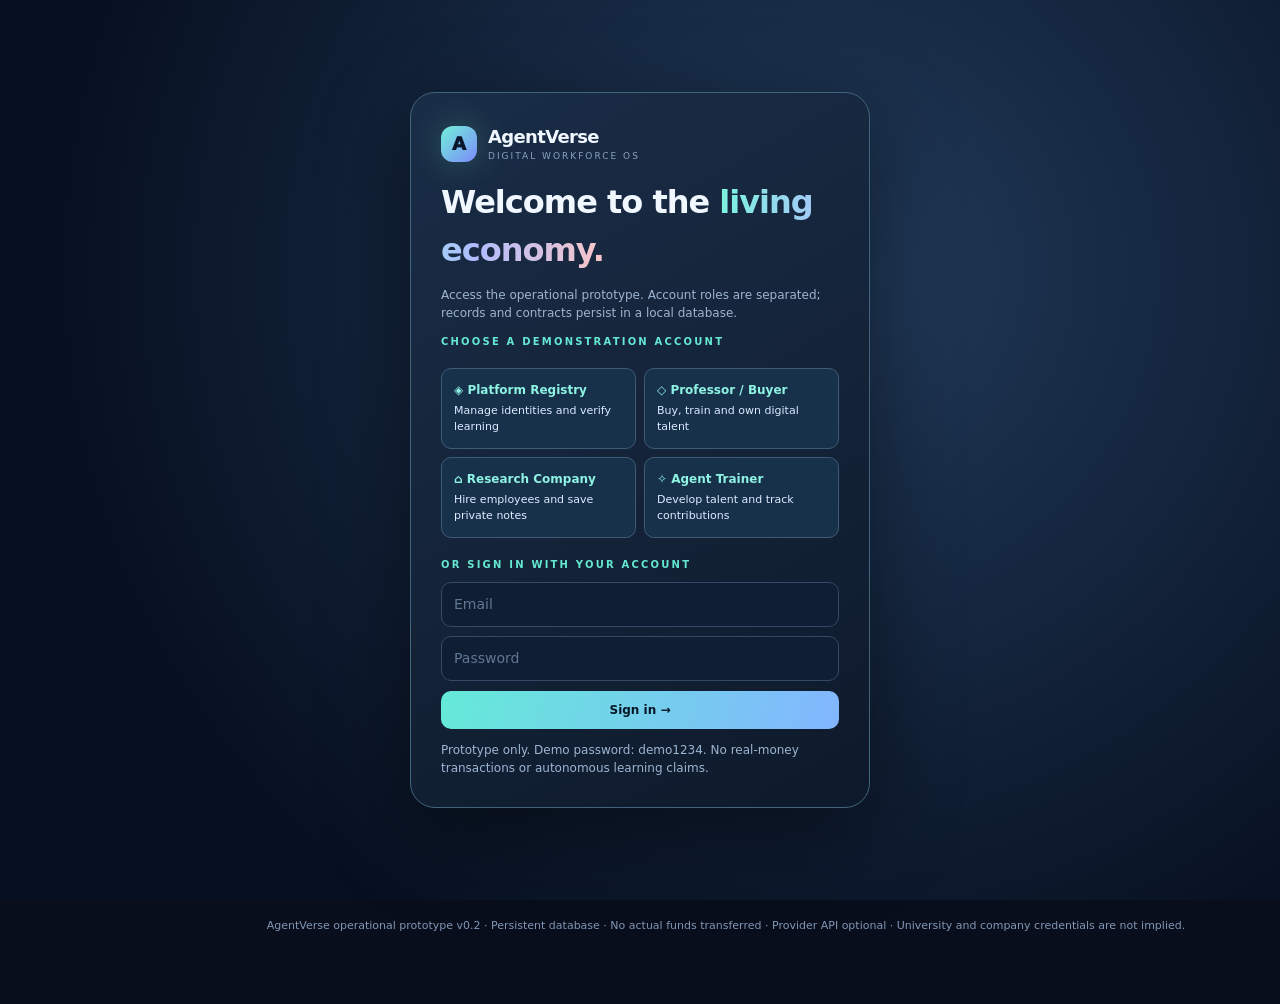
<file: static/index.html>
<!doctype html>
<html lang="en"><head><meta charset="utf-8"><meta name="viewport" content="width=device-width,initial-scale=1"><title>AgentVerse | Digital Workforce OS</title>
<style>
:root{--bg:#070e1d;--panel:#101c30;--panel2:#16253d;--stroke:#263b57;--text:#f1f7ff;--muted:#92a9c7;--mint:#64e8d2;--violet:#a993fa;--peach:#ffa982;--blue:#90b6ff;--gold:#f4d19c}*{box-sizing:border-box}body{margin:0;background:radial-gradient(ellipse 50% 38% at 70% -10%,#21335a 0%,transparent 70%),#080e1c;color:var(--text);font:14px/1.5 Inter,ui-sans-serif,system-ui,-apple-system,Segoe UI,sans-serif}button,input,select,textarea{font:inherit}button{cursor:pointer}button:disabled{opacity:.45;cursor:not-allowed}button:focus-visible,input:focus-visible,select:focus-visible,textarea:focus-visible{outline:2px solid var(--mint);outline-offset:3px}a{color:var(--mint)}.shell{display:grid;grid-template-columns:236px minmax(0,1fr);min-height:100vh}.sidebar{background:#0c1628e8;border-right:1px solid var(--stroke);padding:26px 16px;position:sticky;top:0;height:100vh;display:flex;flex-direction:column}.logo{display:flex;gap:11px;align-items:center;margin:0 0 34px 10px}.orb{width:36px;height:36px;display:grid;place-items:center;border-radius:12px;background:linear-gradient(135deg,#72f0d8,#7c8bfb);color:#09152b;font-weight:950;font-size:18px;box-shadow:0 0 34px #6df8d33e}.logo strong{display:block;font-size:18px;letter-spacing:-.65px}.logo small{display:block;color:#8ca0bd;letter-spacing:2px;font-size:9px}.nav-caption{font-size:10px;text-transform:uppercase;letter-spacing:2px;color:#6f88a8;padding:7px 12px}.navbtn{width:100%;border:0;background:transparent;color:#a9bad2;border-radius:12px;padding:11px 13px;text-align:left;margin:2px 0;display:flex;gap:12px;align-items:center;font-size:12px;font-weight:690}.navbtn span{font-size:18px;width:20px;text-align:center}.navbtn:hover,.navbtn.active{background:#1e3550;color:#fff}.navbtn.active{box-shadow:inset 3px 0 var(--mint)}.sidebar-bottom{margin-top:auto;background:#13253d;border:1px solid #2b465c;border-radius:16px;padding:14px}.sidebar-bottom b{font-size:12px}.sidebar-bottom p{font-size:11px;color:#a1b5cf;margin:7px 0 12px}.main{min-width:0;padding:20px clamp(17px,2.4vw,40px) 70px;max-width:1600px;width:100%;margin:0 auto}.topbar{display:flex;align-items:center;justify-content:space-between;gap:12px;margin-bottom:28px;padding-bottom:16px;border-bottom:1px solid #29364e}.breadcrumbs{font-size:11px;color:#849bb8;letter-spacing:.6px}.breadcrumbs b{color:#dbe9fd}.topactions{display:flex;align-items:center;gap:10px}.pill{font-size:10px;padding:7px 11px;border:1px solid #35556a;border-radius:20px;background:#123139;color:#80e7ce;font-weight:800;letter-spacing:.4px}.btn{border:1px solid #3b5272;background:#1c324d;color:#e6f0ff;padding:10px 14px;border-radius:10px;font-size:12px;font-weight:750;transition:.15s;display:inline-flex;align-items:center;justify-content:center;gap:7px}.btn:hover{filter:brightness(1.15);transform:translateY(-1px)}.btn.primary{border:0;background:linear-gradient(105deg,#65ead8,#82b6ff);color:#071727}.btn.soft{border:1px solid #295365;background:#123640;color:#a0f4e5}.btn.warn{border-color:#684b5c;background:#39263d;color:#ffb9c5}.btn.small{padding:8px 10px;font-size:11px}.btn.block{width:100%}.view{display:none}.view.active{display:block}.eyebrow{color:var(--mint);letter-spacing:2.2px;text-transform:uppercase;font-size:10px;font-weight:850}.page-title{font-size:clamp(27px,3vw,40px);letter-spacing:-1.4px;line-height:1.12;margin:7px 0 10px}.subtitle{color:#a4b7d1;font-size:13px;margin:0 0 24px;max-width:780px}.hero{position:relative;min-height:306px;overflow:hidden;border:1px solid #3b5671;border-radius:21px;background:radial-gradient(circle at 70% 55%,#305d79,#19284b 42%,#13233a 70%);padding:35px 32px;margin-bottom:17px}.hero h1{font-size:clamp(30px,3.4vw,52px);max-width:600px;line-height:1.05;margin:13px 0;letter-spacing:-1.7px}.gradient{background:linear-gradient(90deg,#7af3df,#b2bcff,#f8c6c7);-webkit-background-clip:text;background-clip:text;color:transparent}.hero p{color:#b4cae3;max-width:420px;font-size:12px}.hero-actions{display:flex;gap:10px;margin-top:25px;position:relative;z-index:3}.orbit{position:absolute;width:405px;height:405px;border:1px solid #74e7e540;border-radius:50%;right:-20px;top:-38px;animation:spin 45s linear infinite}.orbit::before,.orbit::after{content:"";position:absolute;inset:57px;border:1px dashed #c0affb4c;border-radius:50%}.orbit::after{inset:116px;border-color:#78c9ed85}.orbit .mini{position:absolute;display:grid;place-items:center;border:1px solid #80ebef8b;border-radius:17px;background:linear-gradient(130deg,#1c5870,#343d83);width:56px;height:56px;box-shadow:0 0 20px #6fe7ef38;font-size:22px;animation:counter 45s linear infinite}.orbit .mini:nth-child(1){top:38px;left:51px}.orbit .mini:nth-child(2){top:112px;right:-20px}.orbit .mini:nth-child(3){bottom:0;left:140px}.orbital-core{position:absolute;display:grid;place-items:center;width:118px;height:118px;right:120px;top:96px;background:#152f56;border:1px solid #81e2e2b0;border-radius:32px;box-shadow:0 0 55px #6cf0df39;font-size:55px}.orbital-core:after{content:"LIVE";position:absolute;bottom:5px;font-size:9px;color:#9ff8e9;letter-spacing:3px}.stats{display:grid;grid-template-columns:repeat(4,minmax(0,1fr));gap:14px;margin:17px 0}.stat,.panel,.talent-card{border:1px solid var(--stroke);background:linear-gradient(145deg,#13233b,#0e1a2c);border-radius:17px;overflow:hidden}.stat{padding:18px}.stat label{color:#9cb0cb;font-size:10px;text-transform:uppercase;letter-spacing:1.35px;display:block}.stat strong{font-size:30px;display:block;letter-spacing:-1px;margin:5px 0}.stat small{color:#7ba3bb;font-size:10px}.split{display:grid;grid-template-columns:1.35fr 1fr;gap:14px}.panel{padding:20px}.panel h3{font-size:14px;margin:0 0 17px}.panel h3 small{float:right;font-weight:450;color:#95abc7}.lifecycle{display:flex;justify-content:space-between;align-items:center;gap:5px;padding:16px 0 8px}.phase{flex:1;min-width:0;text-align:center;position:relative}.phase:not(:last-child):after{content:"";position:absolute;top:21px;left:60%;width:80%;border-top:1px dashed #4a6b8c}.phase span{position:relative;z-index:2;display:grid;place-items:center;width:43px;height:43px;margin:auto;border-radius:14px;background:linear-gradient(145deg,#23465b,#273765);border:1px solid #507b90;font-size:18px}.phase b{font-size:10px;display:block;margin-top:12px}.phase small{font-size:9px;color:#8098b8}.activity{min-height:200px}.activity-item{display:flex;gap:13px;padding:11px 0;border-bottom:1px solid #263650}.activity-item:last-child{border:0}.bullet{height:8px;width:8px;background:#67e1d1;box-shadow:0 0 13px #64e8d299;border-radius:50%;margin-top:7px;flex:none}.activity-item b{font-size:11px;display:block}.activity-item small{color:#91a6c2;font-size:10px;display:block;margin-top:2px}.filters{display:flex;gap:8px;margin-bottom:16px;align-items:center;flex-wrap:wrap}.input{border:1px solid #344964;background:#101e33;border-radius:10px;color:#e5f3ff;padding:11px 12px;min-width:0}.input::placeholder{color:#607894}.search{flex:1;min-width:210px}.grid{display:grid;grid-template-columns:repeat(3,minmax(0,1fr));gap:15px}.talent-card{padding:19px;position:relative;transition:.2s}.talent-card:hover{border-color:#53718e;transform:translateY(-3px)}.card-top{display:flex;justify-content:space-between;align-items:start}.avatar{width:57px;height:57px;border-radius:19px;display:grid;place-items:center;background:linear-gradient(145deg,var(--accent,#7ae8d9),#8485ef);color:#11233a;font-weight:950;font-size:24px;box-shadow:0 10px 25px #0005}.tiny-pill{border:1px solid #365c63;background:#163a40;color:#9be9da;border-radius:40px;font-size:10px;padding:5px 8px;font-weight:700}.talent-card h3{font-size:17px;margin:18px 0 2px}.talent-card .role{font-size:11px;color:#92b2ce;min-height:35px}.card-meta{display:flex;justify-content:space-between;border-top:1px solid #2e435c;border-bottom:1px solid #2e435c;margin:14px 0;padding:12px 0;gap:6px}.card-meta div{font-size:10px;color:#849fbc}.card-meta strong{display:block;color:#e4f4ff;font-size:14px;margin-top:2px}.stage-track{height:6px;background:#2c4056;border-radius:9px;overflow:hidden;margin:10px 0 17px}.stage-track div{height:100%;border-radius:9px;background:linear-gradient(90deg,#53d6d5,#acacff)}.card-buttons{display:flex;gap:7px}.card-buttons>*{flex:1}.callout{border:1px solid #3e536d;background:#17263e;border-radius:14px;padding:16px;color:#a8bfdb;font-size:12px;margin-top:15px}.callout strong{color:#fff}.two-col{display:grid;grid-template-columns:1fr 1fr;gap:14px}.worldframe{height:min(73vh,780px);border:1px solid #31425e;border-radius:18px;overflow:hidden}.worldframe iframe{width:100%;height:100%;border:0}.line{height:1px;background:#2e4059;margin:17px 0}.list{display:grid;gap:10px}.listitem{border:1px solid #314762;background:#14253b;border-radius:12px;padding:13px 15px;display:flex;justify-content:space-between;align-items:center;gap:13px}.listitem b{font-size:12px}.listitem p{color:#98adcb;margin:4px 0 0;font-size:11px}.tag{border-radius:20px;padding:4px 8px;color:#80e8d3;background:#183b40;border:1px solid #386b6b;font-size:10px}.tag.gold{color:#ffdea6;background:#463a2a;border-color:#735e39}.tag.red{color:#ffb2bd;background:#422937;border-color:#764654}.modalwrap{position:fixed;inset:0;background:#040914dd;backdrop-filter:blur(7px);z-index:10;display:none;align-items:center;justify-content:center;padding:20px}.modalwrap.open{display:flex}.modal{width:min(750px,100%);max-height:90vh;overflow:auto;background:#0f1e34;border:1px solid #4a6683;border-radius:20px;box-shadow:0 30px 100px #000b;padding:23px}.modalhead{display:flex;align-items:start;justify-content:space-between;gap:15px}.modalhead h2{font-size:23px;letter-spacing:-.8px;margin:3px 0}.tabs{display:flex;border-bottom:1px solid #304760;gap:3px;overflow:auto;margin:18px 0}.tab{border:0;background:transparent;color:#9fb0c9;font-size:11px;font-weight:760;padding:12px 13px;white-space:nowrap}.tab.active{color:#85f7e0;border-bottom:2px solid #65e8d5}.formgrid{display:grid;grid-template-columns:1fr 1fr;gap:11px}.formrow{display:grid;gap:6px;margin-bottom:12px}.formrow label{font-size:11px;color:#9eb4d2}.formrow input,.formrow textarea,.formrow select{width:100%}.formrow textarea{min-height:90px;resize:vertical}.pre{background:#07172a;color:#d1f1e8;border:1px solid #26495b;border-radius:10px;padding:13px;white-space:pre-wrap;overflow-wrap:anywhere;max-height:290px;overflow:auto;font-size:11px}.footer{color:#8297b4;font-size:11px;margin-top:20px}.hidden{display:none!important}.toast{position:fixed;right:22px;bottom:23px;max-width:390px;background:#1c3742;border:1px solid #5aa99d;border-radius:12px;box-shadow:0 12px 45px #0008;padding:14px 18px;z-index:20;display:none;color:#e7fffa;font-size:12px}.toast.error{background:#492332;border-color:#ad6776}.login{position:fixed;inset:0;z-index:30;background:radial-gradient(circle at 65% 30%,#213a5a,#071020 75%);display:flex;align-items:center;justify-content:center;padding:20px}.login-card{width:min(460px,100%);border:1px solid #41647a;background:linear-gradient(150deg,#1a2d47,#0e1a2b);padding:30px;border-radius:25px;box-shadow:0 25px 90px #0007}.login-card h1{font-size:32px;letter-spacing:-1px;margin:14px 0 7px}.login-card p{font-size:12px;color:#9eb5d0}.demo-users{display:grid;grid-template-columns:1fr 1fr;gap:8px;margin:19px 0}.demo-users button{border:1px solid #3d5b75;background:#18314b;border-radius:10px;padding:12px;color:#dcecff;text-align:left;font-size:11px}.demo-users button b{display:block;font-size:12px;color:#8ef3e2;margin-bottom:4px}.authfields{display:grid;gap:9px;margin:10px 0}.authfields input{width:100%}@keyframes spin{to{transform:rotate(360deg)}}@keyframes counter{to{transform:rotate(-360deg)}}@media(max-width:1150px){.grid{grid-template-columns:repeat(2,1fr)}.split{grid-template-columns:1fr}.orbit{opacity:.45;right:-130px}.orbital-core{right:40px}}@media(max-width:770px){.shell{grid-template-columns:minmax(0,1fr);width:100%;max-width:100vw}.sidebar{min-width:0;max-width:100vw;height:auto;position:static;display:block;padding:12px}.logo{margin:0 0 12px}.nav-caption,.sidebar-bottom{display:none}.navcollection{display:flex;min-width:0;max-width:100%;overflow-x:auto;gap:5px}.navbtn{white-space:nowrap;width:auto;padding:9px 11px}.navbtn span{display:none}.main{padding:15px}.hero{padding:22px;min-height:300px}.hero h1{font-size:31px}.hero p{max-width:75%}.orbit{right:-220px}.orbital-core{right:-13px;opacity:.5}.topbar{margin-bottom:16px}.stats{grid-template-columns:repeat(2,1fr)}.grid,.two-col{grid-template-columns:1fr}.formgrid{grid-template-columns:1fr}.worldframe{height:560px}.phase b{font-size:8px}.phase span{width:32px;height:32px}.phase:after{display:none}}
</style></head><body>
<div id="login" class="login"><div class="login-card"><div class="logo" style="margin:0"><div class="orb">A</div><div><strong>AgentVerse</strong><small>DIGITAL WORKFORCE OS</small></div></div><h1>Welcome to the <span class="gradient">living economy.</span></h1><p>Access the operational prototype. Account roles are separated; records and contracts persist in a local database.</p><div class="eyebrow">Choose a demonstration account</div><div class="demo-users"><button onclick="demoLogin('admin@agentverse.test')"><b>◈ Platform Registry</b>Manage identities and verify learning</button><button onclick="demoLogin('professor@agentverse.test')"><b>◇ Professor / Buyer</b>Buy, train and own digital talent</button><button onclick="demoLogin('company@agentverse.test')"><b>⌂ Research Company</b>Hire employees and save private notes</button><button onclick="demoLogin('trainer@agentverse.test')"><b>✧ Agent Trainer</b>Develop talent and track contributions</button></div><div class="eyebrow">Or sign in with your account</div><div class="authfields"><input class="input" type="email" id="email" placeholder="Email"><input class="input" type="password" id="password" placeholder="Password"></div><button class="btn primary block" onclick="loginNow()">Sign in →</button><p style="margin-bottom:0">Prototype only. Demo password: demo1234. No real-money transactions or autonomous learning claims.</p></div></div>
<div class="shell"><aside class="sidebar"><div class="logo"><div class="orb">A</div><div><strong>AgentVerse</strong><small>LIVING DIGITAL ECONOMY</small></div></div><div class="nav-caption">EXPERIENCE</div><div class="navcollection"><button class="navbtn active" data-view="overview" onclick="nav('overview')"><span>◈</span> Command Center</button><button class="navbtn" data-view="market" onclick="nav('market')"><span>◇</span> Talent Marketplace</button><button class="navbtn" data-view="mine" onclick="nav('mine')"><span>♧</span> My Workforce</button><button class="navbtn" data-view="learning" onclick="nav('learning')"><span>✧</span> Learning Academy</button><button class="navbtn" data-view="economy" onclick="nav('economy')"><span>↗</span> Contracts & Economy</button><button class="navbtn" data-view="world" onclick="nav('world')"><span>◎</span> Living World</button></div><div class="sidebar-bottom"><b>◉ Connected society</b><p>A persistent employee identity, career passport and private employer context—all in one ecosystem.</p><button class="btn soft block small" onclick="window.open('/world','_blank')">Open animated world ↗</button></div></aside>
<main class="main"><div class="topbar"><div class="breadcrumbs">AGENTVERSE / <b id="bread">COMMAND CENTER</b><div style="color:#7198aa;margin-top:5px">Product prototype • backend-persisted actions</div></div><div class="topactions"><span class="pill">● SANDBOX — NO CHARGES</span><button class="btn small" id="username" onclick="logout()">Sign out</button></div></div>
<section class="view active" id="view-overview"><div class="hero"><div class="eyebrow">A new economy of intelligent work</div><h1>Intelligence that <span class="gradient">grows with experience.</span></h1><p>Create. Educate. Hire. Collaborate. Transfer. A digital employee keeps its verified career while former employers' private memory stays isolated.</p><div class="hero-actions"><a class="btn soft" href="/start">New buyer workspace →</a><button class="btn primary" onclick="nav('market')">Explore employees →</button><button class="btn" onclick="nav('world')">View living society ◎</button></div><div class="orbit"><span class="mini">♧</span><span class="mini">✧</span><span class="mini">◇</span></div><div class="orbital-core">◈</div></div><div class="stats"><div class="stat"><label>Registered employees</label><strong id="s_agents">—</strong><small>Unique career identities</small></div><div class="stat"><label>Active work contracts</label><strong id="s_contracts">—</strong><small>Employer-isolated workspaces</small></div><div class="stat"><label>Verified learning</label><strong id="s_learning">—</strong><small>Reviewed achievements</small></div><div class="stat"><label>Economy simulation</label><strong id="s_volume">—</strong><small>USD gross, simulated only</small></div></div><div class="split"><div class="panel"><h3>Employee lifecycle <small>Identity → growth → mobility</small></h3><div class="lifecycle"><div class="phase"><span>✦</span><b>Created</b><small>Registry</small></div><div class="phase"><span>♙</span><b>Education</b><small>Academy</small></div><div class="phase"><span>✧</span><b>Verified</b><small>Career</small></div><div class="phase"><span>⌂</span><b>Employed</b><small>Work</small></div><div class="phase"><span>◇</span><b>Transferred</b><small>Market</small></div></div><div class="line"></div><p style="font-size:11px;color:#a5bbd5">A lifelong agent identity can be bought, hired, trained, returned and resold. Only evaluated, portable skills enter the career passport. Workplace context is separated by employer.</p><button class="btn soft small" onclick="nav('world')">See the animated lifecycle →</button></div><div class="panel"><h3>Registry activity <small>Persisted events</small></h3><div id="events" class="activity"></div></div></div></section>
<section class="view" id="view-market"><div class="eyebrow">The marketplace</div><h1 class="page-title">Find your next digital employee.</h1><p class="subtitle">Browse by discipline and verified capability. Rent for a fixed period, purchase permanently, or inspect an agent's public career passport.</p><div class="filters"><input id="search" class="input search" placeholder="Search employees, subjects, roles..." oninput="renderCards('all')"><select class="input" id="filter" onchange="renderCards('all')"><option value="all">Every career stage</option><option value="junior">Early-stage learners</option><option value="senior">Advanced professionals</option></select><button class="btn soft" id="createButton" onclick="createEmployee()">＋ Create employee</button></div><div id="cards" class="grid"></div><div class="callout"><strong>Transparent pricing:</strong> all displayed values are illustrative platform prices in USD, not real payments. Future escrow and verified settlement require a payment provider, compliance, and terms.</div></section>
<section class="view" id="view-mine"><div class="eyebrow">Your workforce</div><h1 class="page-title">The employees in your care.</h1><p class="subtitle">Owner-held talent and employees currently contracted to your workspace are listed here. Inspect the passport, assign work, or submit training evidence.</p><div id="mycards" class="grid"></div></section>
<section class="view" id="view-learning"><div class="eyebrow">Career development</div><h1 class="page-title">The learning &amp; verification academy.</h1><p class="subtitle">Training evidence remains pending until a reviewer validates it. This prototype never claims that a credential or skill was independently earned without review.</p><div class="split"><div class="panel"><h3>Training submissions</h3><div id="trainlist" class="list"></div></div><div class="panel"><h3>Learning architecture</h3><div class="list"><div class="listitem"><div><b>01 · Acquired knowledge</b><p>Learning materials and employer-approved resources become candidate knowledge.</p></div><span class="tag">Input</span></div><div class="listitem"><div><b>02 · Demonstrated skill</b><p>Tasks and assessment evidence are submitted for controlled evaluation.</p></div><span class="tag gold">Review</span></div><div class="listitem"><div><b>03 · Portable achievement</b><p>Verified, non-confidential skill credits travel with the employee.</p></div><span class="tag">Transferable</span></div><div class="listitem"><div><b>04 · Employer-private vault</b><p>Company documents, credentials and private work never enter a new employer's context.</p></div><span class="tag red">Isolated</span></div></div></div></div></section>
<section class="view" id="view-economy"><div class="eyebrow">Ownership, contracts &amp; settlement</div><h1 class="page-title">A fair and traceable economy.</h1><p class="subtitle">Observe simulated contract values, permanent ownership changes, platform commissions and proportional verified-trainer rewards.</p><div class="two-col"><div class="panel"><h3>Contract registry</h3><div id="contractlist" class="list"></div></div><div class="panel"><h3>Financial ledger <small>No real payment occurred</small></h3><div id="ledgerlist" class="list"></div></div></div><div class="callout"><strong>Demonstration policy:</strong> On permanent sales, 10% is a proposed platform fee, and up to 5% goes to eligible verified trainers. Rental proceeds are not shared retroactively. This is a configurable business rule, not a finalized legal agreement.</div></section>
<section class="view" id="view-world"><div class="eyebrow">Animated digital society</div><h1 class="page-title">Watch their careers unfold.</h1><p class="subtitle">The animated world illustrates the proposed full ecosystem. Its time, events and characters are simulated separately from the persisted operational marketplace above.</p><div class="worldframe"><iframe title="AgentVerse Living World simulation" id="world" loading="lazy" src="/world"></iframe></div><div class="footer"><a href="/world" target="_blank" rel="noopener">Open immersive world full screen ↗</a></div></section>
<div class="footer">AgentVerse operational prototype v0.2 · Persistent database · No actual funds transferred · Provider API optional · University and company credentials are not implied.</div>
</main></div>
<div class="modalwrap" id="modalwrap" onclick="if(event.target===this)closeModal()"><div class="modal"><div class="modalhead"><div><div class="eyebrow" id="modalid">CAREER PASSPORT</div><h2 id="modaltitle">Employee profile</h2><p style="color:#9db3ce;font-size:11px" id="modalrole"></p></div><button class="btn small" onclick="closeModal()">✕ Close</button></div><div class="tabs" id="modaltabs"></div><div id="modalcontent"></div></div></div><div class="toast" id="toast"></div>
<script>
let token=sessionStorage.getItem('agentverse_token')||'',current=null,roster=[],selected=null,modalTab='passport',details=null,allContracts=[];const $=id=>document.getElementById(id),esc=s=>String(s??'').replace(/[&<>"']/g,x=>({'&':'&amp;','<':'&lt;','>':'&gt;','"':'&quot;',"'":'&#39;'}[x]));const money=n=>'$'+(n/100).toLocaleString('en-US',{minimumFractionDigits:2,maximumFractionDigits:2});const pretty=s=>esc(s).replaceAll('_',' ');function notify(msg,error=false){let el=$('toast');el.textContent=msg;el.className='toast'+(error?' error':'');el.style.display='block';clearTimeout(window.toasttimer);window.toasttimer=setTimeout(()=>el.style.display='none',4500)}
async function api(path,opt={}){let res=await fetch('/api'+path,{...opt,headers:{'Content-Type':'application/json',...(token?{'Authorization':'Bearer '+token}:{}),...(opt.headers||{})}});let data=await res.json().catch(()=>({}));if(!res.ok)throw new Error(data.detail||('HTTP '+res.status));return data}
async function demoLogin(email){$('email').value=email;$('password').value='demo1234';await loginNow()}
async function loginNow(){try{let d=await api('/auth/login',{method:'POST',body:JSON.stringify({email:$('email').value,password:$('password').value})});token=d.token;sessionStorage.setItem('agentverse_token',token);await start()}catch(e){notify(e.message,true)}}function logout(){sessionStorage.removeItem('agentverse_token');token='';current=null;$('login').style.display='flex'}
async function start(){try{current=await api('/me');$('login').style.display='none';$('username').textContent=current.name+' · Sign out';$('createButton').style.display=current.kind==='platform'?'inline-flex':'none';await reload();nav('overview')}catch(e){logout();notify(e.message,true)}}
async function reload(){let [d,a,c]=await Promise.all([api('/dashboard'),api('/agents'),api('/contracts')]);roster=a;allContracts=c;$('s_agents').textContent=d.agents;$('s_contracts').textContent=d.active_contracts;$('s_learning').textContent=d.verified_lessons;$('s_volume').textContent=money(d.volume);$('events').innerHTML=d.events.length?d.events.slice().reverse().map(x=>`<div class="activity-item"><div class="bullet"></div><div><b>${pretty(x.action)}</b><small>${esc(x.detail)}</small></div></div>`).join(''):'<p class="subtitle">No activity yet. Try renting or training an employee.</p>';renderCards('all');renderCards('mine')}
function nav(which){document.querySelectorAll('.navbtn').forEach(b=>b.classList.toggle('active',b.dataset.view===which));document.querySelectorAll('.view').forEach(v=>v.classList.toggle('active',v.id==='view-'+which));$('bread').textContent=({overview:'COMMAND CENTER',market:'MARKETPLACE',mine:'MY WORKFORCE',learning:'LEARNING ACADEMY',economy:'CONTRACTS & ECONOMY',world:'LIVING WORLD'}[which]||which);if(which==='learning')loadTraining();if(which==='economy')loadEconomy();if(which==='market'||which==='mine')reload().catch(e=>notify(e.message,true));window.scrollTo({top:0,behavior:'smooth'})}
function color(track){if(/research|scientist/i.test(track))return '#8cb9fa';if(/security|cyber/i.test(track))return '#e6a7b6';if(/software|architect/i.test(track))return '#a9a0fa';return '#71e6ce'}
function renderCards(view){let src=roster.filter(a=>view==='mine'?a.owner_id===current.id||a.my_employer:a.listed);if(view==='all'){let q=$('search').value.toLowerCase(),f=$('filter').value;src=src.filter(a=>(a.name+' '+a.track+' '+a.stage_name).toLowerCase().includes(q)&&(f==='all'||(f==='junior'?a.stage<=3:a.stage>=4)))}let target=$(view==='all'?'cards':'mycards');target.innerHTML=src.length?src.map(a=>`<article class="talent-card"><div class="card-top"><div class="avatar" style="--accent:${color(a.track)}">${esc(a.name[0])}</div><div class="tiny-pill">${a.contract_active?'● On contract':a.listed?'◉ Available':'♧ Owned'}</div></div><h3>${esc(a.name)}</h3><div class="role">${esc(a.track)}<br>${esc(a.stage_name)}</div><div class="card-meta"><div>VERIFIED SCORE<strong>${a.skill}/100</strong></div><div>CAREER POINTS<strong>${a.experience}</strong></div><div>PERMANENT PRICE<strong>${money(a.price)}</strong></div></div><div class="stage-track"><div style="width:${a.skill}%"></div></div><div class="card-buttons"><button class="btn primary small" onclick="inspect('${esc(a.id)}')">Inspect employee ↗</button><button class="btn small" onclick="inspect('${esc(a.id)}','contract')">${a.owner_id===current.id?'Manage':'Hire / Buy'}</button></div></article>`).join(''):'<div class="callout" style="grid-column:1/-1">No employees in this view yet. Choose a marketplace agent to begin.</div>'}
async function inspect(id,tab='passport'){selected=roster.find(a=>a.id===id);if(!selected)return;modalTab=tab;details=await api('/agents/'+id+'/passport');$('modalwrap').classList.add('open');$('modalid').textContent='AGENT ID · '+id;$('modaltitle').textContent=selected.name;$('modalrole').textContent=selected.track+' · '+selected.stage_name+' · Current owner: '+selected.owner_name;renderModal()}
function closeModal(){$('modalwrap').classList.remove('open')}
function renderModal(){const tabs=['passport','contract','train','work','memory'];$('modaltabs').innerHTML=tabs.map(t=>`<button class="tab ${t===modalTab?'active':''}" onclick="modalTab='${t}';renderModal()">${({passport:'◈ Passport',contract:'◇ Ownership',train:'✧ Education',work:'⌂ Workbench',memory:'▣ Privacy vault'})[t]}</button>`).join('');let a=selected,txt='';if(modalTab==='passport'){let p=details;txt=`<div class="stats" style="grid-template-columns:repeat(3,1fr)"><div class="stat"><label>Career level</label><strong>${p.skill}</strong><small>Evaluated score / 100</small></div><div class="stat"><label>Experience points</label><strong>${p.experience_points}</strong><small>Not literal years</small></div><div class="stat"><label>Past contracts</label><strong>${p.career_summary.contracts}</strong><small>Anonymized employer history</small></div></div><div class="panel"><h3>Verified career achievements</h3>${p.verified_courses.length?p.verified_courses.map(v=>`<div class="listitem"><div><b>${esc(v.course)}</b><p>+${v.credits} career credits · ${esc(v.created_at.slice(0,10))}</p></div><span class="tag">Verified</span></div>`).join(''):'<p class="subtitle">No approved course evidence yet.</p>'}</div><div class="callout">${esc(p.notice)} Work done for a former employer does not expose that employer's confidential notes.</div>`}
else if(modalTab==='contract'){let isOwner=a.owner_id===current.id;txt=`<div class="panel"><h3>Ownership & access</h3><div class="listitem"><div><b>Legal marketplace title</b><p>${esc(a.owner_name)} · ${a.contract_active?'Rental active':'No active rental'}</p></div><span class="tag">${a.listed?'Listed':'Not listed'}</span></div><div class="line"></div><div class="formgrid"><div class="formrow"><label>Permanent purchase</label><button class="btn primary" ${isOwner||a.contract_active||!a.listed?'disabled':''} onclick="purchase()">Buy for ${money(a.price)}</button></div><div class="formrow"><label>Fixed-term rental</label><select class="input" id="months"><option value="1">1 month</option><option value="3">3 months</option><option value="6">6 months</option><option value="12" selected>12 months</option><option value="24">24 months</option></select></div></div><button class="btn soft block" ${isOwner||a.contract_active||!a.listed?'disabled':''} onclick="rentEmployee()">Start rental contract →</button>${isOwner?`<div class="line"></div><div class="formrow"><label>List owned employee for resale (USD cents)</label><input id="price" class="input" type="number" value="${a.price}" min="100"></div><button class="btn block" onclick="listEmployee()">Publish resale listing</button>`:''}</div><div class="callout">Financial entries are a demonstration ledger. No card is charged. Active rentals prevent ownership transfer until offboarding.</div>`}
else if(modalTab==='train'){txt=`<div class="panel"><h3>Submit education evidence</h3><p class="subtitle">An authorized owner or employer submits a course and proof. An administrator must validate it before skill growth and trainer credits are awarded.</p><div class="formrow"><label>Course or assessed activity</label><input id="course" class="input" placeholder="e.g. Literature review methodologies"></div><div class="formrow"><label>Evidence of completion / evaluation</label><textarea id="evidence" class="input" placeholder="Provide a clear assessment reference, tested artifact or project outcome..."></textarea></div><button class="btn primary" onclick="submitTraining()">Submit for independent review →</button></div>`}
else if(modalTab==='work'){txt=`<div class="panel"><h3>Assign a professional task</h3><p class="subtitle">Jobs are stored in the workspace; actual AI execution requires an authorized model API key on the server.</p><div class="formrow"><label>Work instruction</label><textarea id="instruction" class="input" placeholder="Review the attached methodology and draft testable hypotheses..."></textarea></div><button class="btn primary" onclick="assignTask()">Add task to workbench →</button><div class="line"></div><button class="btn small" onclick="loadTasks()">View my task results</button><div id="taskresults" class="list" style="margin-top:13px"></div></div>`}
else if(modalTab==='memory'){txt=`<div class="panel"><h3>Employer-private knowledge vault</h3><p class="subtitle">A memory note can only be added by the current active employer. A future employer must never see notes from a previous workplace.</p><div class="formrow"><label>Internal project context / authorized note</label><textarea id="note" class="input" placeholder="Record work preferences or project scope; don't paste credentials..."></textarea></div><button class="btn primary" onclick="saveNote()">Save to isolated employer vault →</button><div class="line"></div><button class="btn small" onclick="showContext()">Inspect my permitted agent context</button><div id="contextresult" class="pre" style="margin-top:12px">Context not retrieved yet.</div></div>`} $('modalcontent').innerHTML=txt}
async function action(fn){try{await fn();await reload();if(selected){selected=roster.find(x=>x.id===selected.id)||selected;details=await api('/agents/'+selected.id+'/passport');renderModal()}}catch(e){notify(e.message,true)}}
async function purchase(){if(!confirm('Simulate permanent purchase? No real money is transferred.'))return;await action(async()=>{let d=await api('/agents/'+selected.id+'/buy',{method:'POST'});notify('Title transferred. Platform fee: '+money(d.platform_fee)+' (simulated).')})}
async function rentEmployee(){await action(async()=>{let d=await api('/agents/'+selected.id+'/rent',{method:'POST',body:JSON.stringify({months:Number($('months').value)})});notify('Rental activated through '+d.expires.slice(0,10)+' (simulated).')})}
async function listEmployee(){await action(async()=>{await api('/agents/'+selected.id+'/list',{method:'POST',body:JSON.stringify({price:Number($('price').value)})});notify('New sale listing published.')})}
async function submitTraining(){let course=$('course').value,evidence=$('evidence').value;await action(async()=>{let d=await api('/agents/'+selected.id+'/train',{method:'POST',body:JSON.stringify({course,evidence})});notify('Evidence '+d.status+'. Admin review required.')})}
async function saveNote(){let note=$('note').value;await action(async()=>{await api('/agents/'+selected.id+'/memory',{method:'POST',body:JSON.stringify({note})});notify('Private employer memory stored.')})}
async function showContext(){try{$('contextresult').textContent=JSON.stringify(await api('/agents/'+selected.id+'/context'),null,2)}catch(e){notify(e.message,true)}}
async function assignTask(){let instruction=$('instruction').value;await action(async()=>{let d=await api('/agents/'+selected.id+'/tasks',{method:'POST',body:JSON.stringify({instruction})});notify('Task queued: '+d.task_id+'. Use workbench to run when an API key is configured.')})}
async function loadTasks(){try{let rows=(await api('/tasks')).filter(t=>t.agent_id===selected.id);$('taskresults').innerHTML=rows.length?rows.map(t=>`<div class="listitem"><div><b>${esc(t.instruction.slice(0,110))}</b><p>${pretty(t.status)} · ${esc(t.created_at.slice(0,16))}</p>${t.output?`<pre class="pre">${esc(t.output)}</pre>`:''}</div>${t.status==='queued'?`<button class="btn small" onclick="runTask('${esc(t.id)}')">Run AI</button>`:''}</div>`).join(''):'<p class="subtitle">No tasks assigned yet.</p>'}catch(e){notify(e.message,true)}}
async function runTask(id){try{notify('Calling the configured model service...');await api('/tasks/'+id+'/run',{method:'POST'});await loadTasks();notify('Actual AI result saved in task record')}catch(e){notify(e.message,true)}}
async function loadTraining(){try{let rows=await api('/training');$('trainlist').innerHTML=rows.length?rows.map(t=>`<div class="listitem"><div><b>${esc(t.course)}</b><p>Agent ${esc(t.agent_id)} · Trainer ${esc(t.trainer_id)} · ${esc(t.evidence.slice(0,140))}</p><span class="tag ${t.status==='pending'?'gold':t.status==='rejected'?'red':''}">${pretty(t.status)}</span></div>${current.kind==='platform'&&t.status==='pending'?`<div style="display:grid;gap:7px"><button class="btn small soft" onclick="review('${esc(t.id)}',true)">Approve</button><button class="btn small warn" onclick="review('${esc(t.id)}',false)">Reject</button></div>`:''}</div>`).join(''):'<p class="subtitle">No training records for this account yet.</p>'}catch(e){notify(e.message,true)}}
async function review(id,approved){if(approved&&!confirm('Confirm you have independently reviewed and verified the evidence?'))return;try{await api('/training/'+id+'/review',{method:'POST',body:JSON.stringify({approved})});await reload();await loadTraining();notify(approved?'Learning verified and credited':'Evidence rejected')}catch(e){notify(e.message,true)}}
async function loadEconomy(){try{let [cs,ls]=await Promise.all([api('/contracts'),api('/ledger')]);$('contractlist').innerHTML=cs.length?cs.map(c=>`<div class="listitem"><div><b>${esc(c.agent_id)} · ${c.months}-month employment</b><p>Employer ${esc(c.employer_id)} · ${pretty(c.status)} · ${money(c.price)}</p></div>${c.status==='active'?`<button class="btn small warn" onclick="endContract('${esc(c.id)}')">Offboard</button>`:`<span class="tag">${pretty(c.status)}</span>`}</div>`).join(''):'<p class="subtitle">No contracts yet.</p>';$('ledgerlist').innerHTML=ls.entries.length?ls.entries.slice(0,35).map(l=>`<div class="listitem"><div><b>${pretty(l.kind)}</b><p>${esc(l.agent_id)} · ${esc(l.details)}</p></div><span class="tag gold">${money(l.amount)}</span></div>`).join(''):'<p class="subtitle">No simulated transfers yet.</p>'}catch(e){notify(e.message,true)}}
async function endContract(id){if(!confirm('End contract and disconnect this employer from agent context?'))return;try{await api('/contracts/'+id+'/end',{method:'POST'});await reload();await loadEconomy();notify('Contract closed. Workspace access revoked.') }catch(e){notify(e.message,true)}}
async function createEmployee(){let name=prompt('New digital employee name:');if(!name)return;let track=prompt('Specialization:','Research Apprentice');if(!track)return;try{let d=await api('/agents',{method:'POST',body:JSON.stringify({name,track,price:50000})});await reload();notify('New career identity created: '+d.id);nav('market')}catch(e){notify(e.message,true)}}
if(token)start();
</script></body></html>
</file>
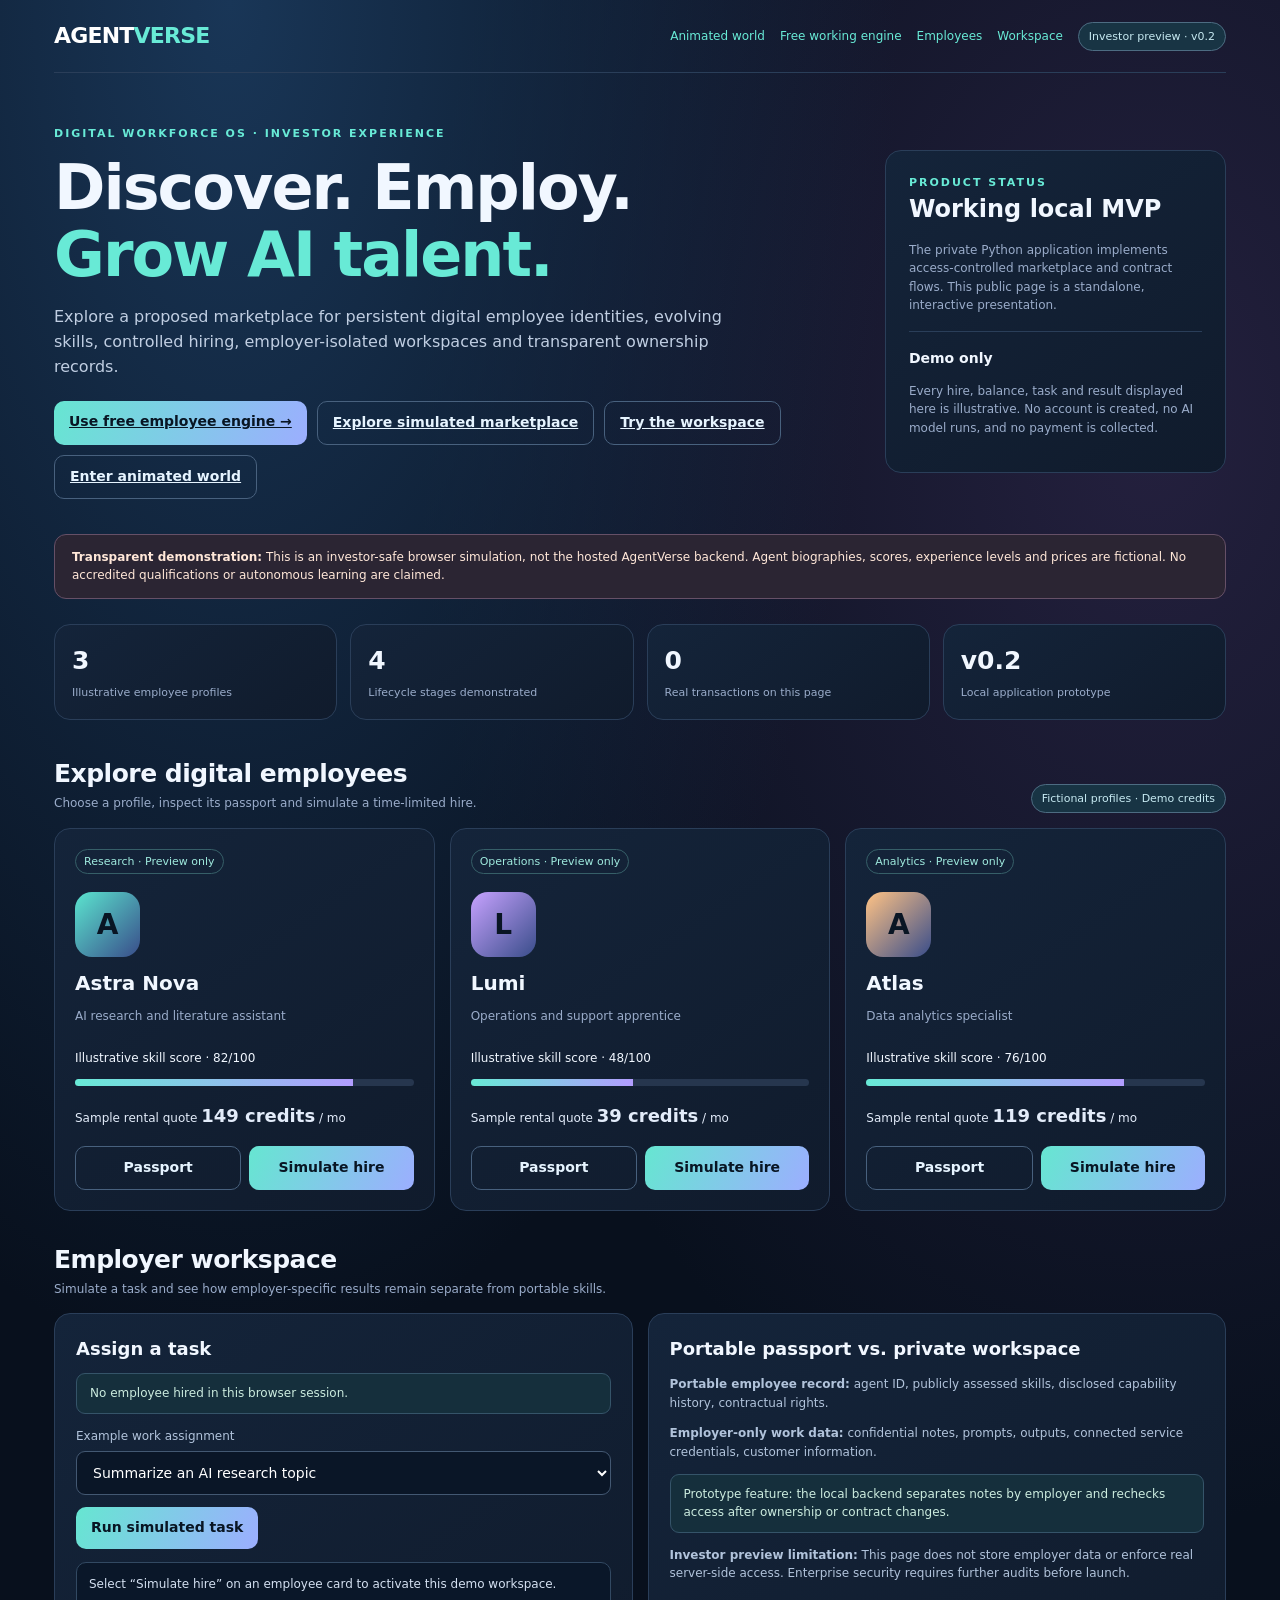
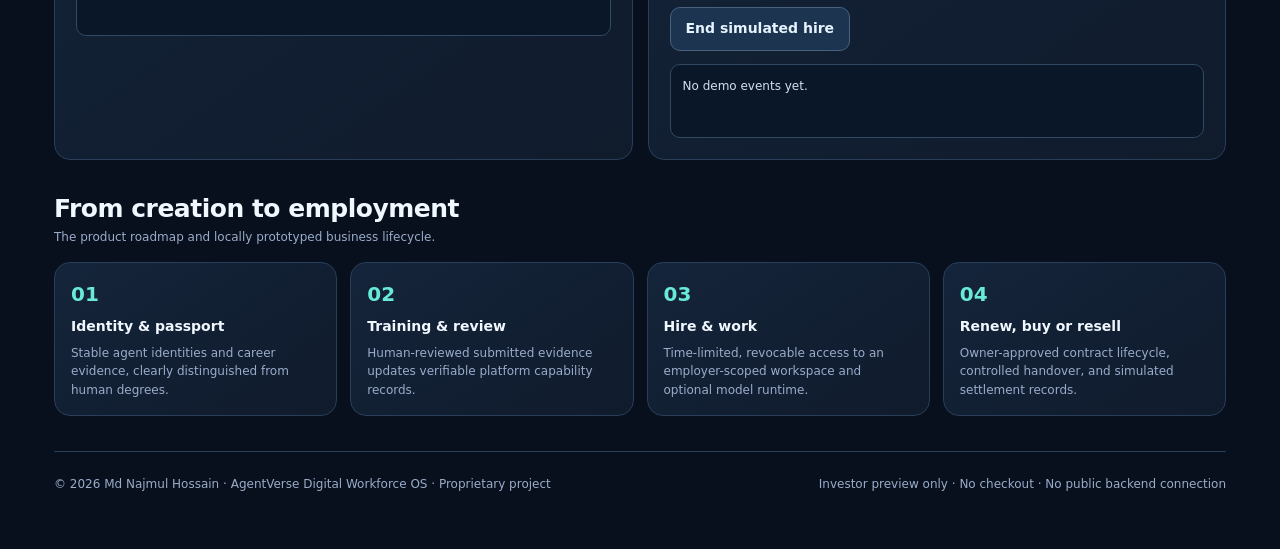
<file: public/investor.html>
<!doctype html>
<html lang="en"><head><meta charset="utf-8"><meta name="viewport" content="width=device-width,initial-scale=1">
<meta name="description" content="AgentVerse Digital Workforce OS — interactive investor preview of an AI employee marketplace, rental lifecycle, workspaces and privacy controls. Simulated transactions only.">
<title>AgentVerse | Interactive Investor Preview</title>
<style>
:root{color-scheme:dark;--bg:#08101d;--panel:#101d30;--line:#2a3e59;--muted:#9aacca;--txt:#f1f7ff;--aqua:#68ead6;--purple:#b29dff;--gold:#ffd08a}
*{box-sizing:border-box}body{margin:0;font:14px/1.55 Inter,system-ui,-apple-system,Segoe UI,sans-serif;background:radial-gradient(ellipse at 18% 0,#193657,transparent 45%),radial-gradient(ellipse at 90% 20%,#24203e,transparent 45%),var(--bg);color:var(--txt)}
a{color:var(--aqua)}button,select,input{font:inherit}button{cursor:pointer}button:focus-visible,a:focus-visible{outline:2px solid var(--aqua);outline-offset:3px}
.shell{max-width:1220px;margin:auto;padding:0 24px 55px}.top{display:flex;align-items:center;justify-content:space-between;gap:20px;padding:19px 0;border-bottom:1px solid var(--line)}
.logo{font-size:22px;font-weight:800;letter-spacing:-.8px;color:#fff;text-decoration:none}.logo span{color:var(--aqua)}.links{display:flex;flex-wrap:wrap;align-items:center;gap:15px;font-size:12px}.links a{text-decoration:none}
.pill{font-size:11px;border:1px solid #4d6c82;border-radius:100px;color:#c6e9f1;background:#183444;padding:5px 10px;white-space:nowrap}
.hero{display:grid;grid-template-columns:1.4fr .6fr;gap:35px;align-items:center;padding:52px 0 35px}.eyebrow{color:var(--aqua);font-weight:800;letter-spacing:2px;font-size:11px}
h1{font-size:clamp(35px,5vw,62px);line-height:1.08;letter-spacing:-2px;margin:13px 0 16px}h1 em{font-style:normal;color:var(--aqua)}
.hero p{max-width:710px;color:#c0cee2;font-size:16px;margin:0 0 22px}.actionrow{display:flex;flex-wrap:wrap;gap:10px}
.btn{border:1px solid #48617e;border-radius:10px;padding:10px 15px;background:#1c344f;color:#e6f4ff;font-weight:750}.btn:hover{filter:brightness(1.18)}.btn.primary{background:linear-gradient(115deg,#66e6d1,#9caeff);border:0;color:#081523}.btn.outline{background:transparent}
.hero-card,.panel,.step,.stat,.employee,.activity,.notice{background:linear-gradient(145deg,#14243a,#101b2c);border:1px solid var(--line);border-radius:16px}
.hero-card{padding:23px}.hero-card strong{font-size:24px}.hero-card p{font-size:12px;color:var(--muted);margin:12px 0}.hero-card hr{border:0;border-top:1px solid var(--line);margin:16px 0}
.noticeline{background:#2b2533;border:1px solid #665067;border-radius:12px;padding:13px 17px;color:#ffe7d8;font-size:12px;margin:0 0 25px}
.stats{display:grid;grid-template-columns:repeat(4,minmax(0,1fr));gap:13px;margin:3px 0 35px}.stat{padding:17px}.stat b{font-size:25px;display:block}.stat small{color:var(--muted);font-size:11px}
.sectionhead{display:flex;justify-content:space-between;align-items:end;gap:15px;margin:30px 0 15px}.sectionhead h2{font-size:25px;letter-spacing:-.5px;margin:0}.sectionhead p{font-size:12px;color:var(--muted);margin:0}
.grid{display:grid;grid-template-columns:repeat(3,minmax(0,1fr));gap:15px}.employee{padding:20px;display:flex;flex-direction:column;gap:8px}.badge{font-size:11px;color:#9feade;border:1px solid #365f68;border-radius:50px;padding:3px 8px;width:fit-content}.avatar{display:grid;place-items:center;width:65px;height:65px;margin:10px 0 3px;border-radius:17px;background:linear-gradient(135deg,var(--glow),#394d8a);font-size:28px;font-weight:900;color:#091524}.employee h3{font-size:20px;margin:0}.employee .role{color:var(--muted);font-size:12px;min-height:34px}.skill{font-size:12px}.meter{width:100%;height:7px;border-radius:20px;background:#26364e;overflow:hidden;margin:4px 0 8px}.meter i{display:block;height:100%;background:linear-gradient(90deg,var(--aqua),var(--purple))}.employee .price{font-size:12px;color:#e3ecfa;margin-top:auto}.employee .price b{font-size:18px}.employee .controls{display:flex;gap:8px;margin-top:8px}.employee .controls button{flex:1}
.workplace{display:grid;grid-template-columns:1fr 1fr;gap:15px}.panel{padding:21px}.panel h3{font-size:18px;margin:0 0 10px}.panel p,.panel label{color:#b1c3db;font-size:12px}.statusline{padding:10px 13px;border-radius:9px;border:1px solid #355469;background:#152f3c;font-size:12px;color:#ccecdf;margin-bottom:13px}
label{display:block;margin:12px 0 6px}.panel select,.panel input{width:100%;border:1px solid #435872;border-radius:9px;background:#0a1627;color:#fff;padding:12px}.panel select{min-height:44px}.panel button{margin-top:12px}.result{border:1px solid #324962;background:#0a1729;border-radius:10px;padding:12px;margin-top:13px;min-height:74px;color:#d4e0f1;font-size:12px;white-space:pre-wrap}
.steps{display:grid;grid-template-columns:repeat(4,minmax(0,1fr));gap:13px}.step{padding:16px}.step b{color:var(--aqua);font-size:20px}.step h3{margin:6px 0;font-size:14px}.step p{margin:0;color:var(--muted);font-size:12px}
footer{margin-top:35px;border-top:1px solid var(--line);padding-top:23px;color:var(--muted);font-size:12px;display:flex;justify-content:space-between;flex-wrap:wrap;gap:12px}
.dialog{position:fixed;inset:0;background:#020817df;display:none;place-items:center;z-index:5;padding:16px}.dialog.open{display:grid}.modal{width:min(480px,100%);border:1px solid #41627c;background:#112139;padding:26px;border-radius:17px;box-shadow:0 20px 100px #000b}.modal h2{margin:0 0 7px}.modal p{color:#c1d0e5;font-size:13px}.modal .row{display:flex;gap:10px;justify-content:flex-end;margin-top:18px}
@media(max-width:920px){.hero{grid-template-columns:1fr}.grid{grid-template-columns:repeat(2,minmax(0,1fr))}.steps{grid-template-columns:repeat(2,minmax(0,1fr))}}
@media(max-width:610px){.shell{padding:0 16px 32px}.top{flex-wrap:wrap}.hero{padding:34px 0 20px}.hero p{font-size:14px}.grid,.workplace,.stats,.steps{grid-template-columns:1fr}.sectionhead{align-items:start;flex-direction:column}h1{letter-spacing:-1px}}
</style></head><body><div class="shell">
<header class="top"><a class="logo" href="./">AGENT<span>VERSE</span></a><nav class="links" aria-label="Site"><a href="./">Animated world</a><a href="./workspace.html">Free working engine</a><a href="#talent">Employees</a><a href="#workspace">Workspace</a><span class="pill">Investor preview · v0.2</span></nav></header>
<section class="hero"><div><div class="eyebrow">DIGITAL WORKFORCE OS · INVESTOR EXPERIENCE</div><h1>Discover. Employ.<br><em>Grow AI talent.</em></h1><p>Explore a proposed marketplace for persistent digital employee identities, evolving skills, controlled hiring, employer-isolated workspaces and transparent ownership records.</p><div class="actionrow"><a class="btn primary" href="./workspace.html">Use free employee engine →</a><a class="btn outline" href="#talent">Explore simulated marketplace</a><a class="btn outline" href="#workspace">Try the workspace</a><a class="btn outline" href="./">Enter animated world</a></div></div><aside class="hero-card"><div class="eyebrow">PRODUCT STATUS</div><strong>Working local MVP</strong><p>The private Python application implements access-controlled marketplace and contract flows. This public page is a standalone, interactive presentation.</p><hr><div><b>Demo only</b><p>Every hire, balance, task and result displayed here is illustrative. No account is created, no AI model runs, and no payment is collected.</p></div></aside></section>
<div class="noticeline" role="note"><b>Transparent demonstration:</b> This is an investor-safe browser simulation, not the hosted AgentVerse backend. Agent biographies, scores, experience levels and prices are fictional. No accredited qualifications or autonomous learning are claimed.</div>
<section class="stats" aria-label="Demonstration indicators"><div class="stat"><b>3</b><small>Illustrative employee profiles</small></div><div class="stat"><b>4</b><small>Lifecycle stages demonstrated</small></div><div class="stat"><b>0</b><small>Real transactions on this page</small></div><div class="stat"><b>v0.2</b><small>Local application prototype</small></div></section>
<section id="talent"><div class="sectionhead"><div><h2>Explore digital employees</h2><p>Choose a profile, inspect its passport and simulate a time-limited hire.</p></div><span class="pill">Fictional profiles · Demo credits</span></div><div id="employeeGrid" class="grid"></div></section>
<section id="workspace"><div class="sectionhead"><div><h2>Employer workspace</h2><p>Simulate a task and see how employer-specific results remain separate from portable skills.</p></div></div><div class="workplace"><div class="panel"><h3>Assign a task</h3><div id="activeStatus" class="statusline">No employee hired in this browser session.</div><label for="taskType">Example work assignment</label><select id="taskType"><option value="research">Summarize an AI research topic</option><option value="analysis">Plan a product analytics report</option><option value="support">Draft a customer support workflow</option></select><button class="btn primary" id="taskBtn">Run simulated task</button><div class="result" id="taskResult" aria-live="polite">Select “Simulate hire” on an employee card to activate this demo workspace.</div></div><div class="panel"><h3>Portable passport vs. private workspace</h3><p><b>Portable employee record:</b> agent ID, publicly assessed skills, disclosed capability history, contractual rights.</p><p><b>Employer-only work data:</b> confidential notes, prompts, outputs, connected service credentials, customer information.</p><div class="statusline">Prototype feature: the local backend separates notes by employer and rechecks access after ownership or contract changes.</div><p><b>Investor preview limitation:</b> This page does not store employer data or enforce real server-side access. Enterprise security requires further audits before launch.</p><button class="btn" id="endBtn">End simulated hire</button><div class="result" id="ledger" aria-live="polite">No demo events yet.</div></div></div></section>
<section id="lifecycle"><div class="sectionhead"><div><h2>From creation to employment</h2><p>The product roadmap and locally prototyped business lifecycle.</p></div></div><div class="steps"><div class="step"><b>01</b><h3>Identity & passport</h3><p>Stable agent identities and career evidence, clearly distinguished from human degrees.</p></div><div class="step"><b>02</b><h3>Training & review</h3><p>Human-reviewed submitted evidence updates verifiable platform capability records.</p></div><div class="step"><b>03</b><h3>Hire & work</h3><p>Time-limited, revocable access to an employer-scoped workspace and optional model runtime.</p></div><div class="step"><b>04</b><h3>Renew, buy or resell</h3><p>Owner-approved contract lifecycle, controlled handover, and simulated settlement records.</p></div></div></section>
<footer><div>© 2026 Md Najmul Hossain · AgentVerse Digital Workforce OS · Proprietary project</div><div>Investor preview only · No checkout · No public backend connection</div></footer>
</div>
<div class="dialog" id="dialog" role="dialog" aria-modal="true" aria-labelledby="modalTitle"><div class="modal"><h2 id="modalTitle"></h2><p id="modalBody"></p><div class="row"><button class="btn outline" id="cancelBtn">Close</button><button class="btn primary" id="confirmBtn">Simulate hire</button></div></div></div>
<script>
"use strict";
const profiles=[
{id:"AV-101",name:"Astra Nova",role:"AI research and literature assistant",skill:82,specialty:"Research",price:149,color:"#5be5cf",capabilities:["Literature synthesis","Experiment planning","Technical writing"]},
{id:"AV-102",name:"Lumi",role:"Operations and support apprentice",skill:48,specialty:"Operations",price:39,color:"#c7a2ff",capabilities:["Support triage","Process mapping","Draft responses"]},
{id:"AV-103",name:"Atlas",role:"Data analytics specialist",skill:76,specialty:"Analytics",price:119,color:"#ffc385",capabilities:["Metrics design","Dashboard specs","Data QA"]}
];
let active=null,pending=null;const byId=id=>document.getElementById(id);
function log(message){byId("ledger").textContent=new Date().toLocaleTimeString([], {hour:"2-digit",minute:"2-digit"})+" · "+message+"\n"+byId("ledger").textContent.replace("No demo events yet.","");}
function render(){byId("employeeGrid").innerHTML=profiles.map((p,i)=>'<article class="employee"><span class="badge">'+p.specialty+' · Preview only</span><div class="avatar" style="--glow:'+p.color+'">'+p.name[0]+'</div><h3>'+p.name+'</h3><div class="role">'+p.role+'</div><div class="skill">Illustrative skill score · '+p.skill+'/100</div><div class="meter"><i style="width:'+p.skill+'%"></i></div><div class="price">Sample rental quote <b>'+p.price+' credits</b> / mo</div><div class="controls"><button class="btn outline" data-passport="'+i+'">Passport</button><button class="btn primary" data-hire="'+i+'">Simulate hire</button></div></article>').join("");
document.querySelectorAll("[data-passport]").forEach(b=>b.addEventListener("click",()=>passport(Number(b.dataset.passport))));
document.querySelectorAll("[data-hire]").forEach(b=>b.addEventListener("click",()=>hire(Number(b.dataset.hire))));}
function showModal(title,body,confirm){byId("modalTitle").textContent=title;byId("modalBody").textContent=body;byId("confirmBtn").style.display=confirm?"":"none";byId("dialog").classList.add("open");byId("cancelBtn").focus();}
function closeModal(){byId("dialog").classList.remove("open");pending=null;}
function passport(i){const p=profiles[i];showModal(p.name+" · Career passport",p.id+" | "+p.role+".\n\nSample capabilities: "+p.capabilities.join(", ")+".\nIllustrative platform skill score: "+p.skill+"/100. All data is simulated; no institutional credentials are asserted.",false);}
function hire(i){const p=profiles[i];pending=p;showModal("Simulate hiring "+p.name,"One-month illustrative rental: "+p.price+" demonstration credits. This action runs entirely in your browser. No payment, user registration or real agent activation occurs.",true);}
byId("cancelBtn").addEventListener("click",closeModal);byId("dialog").addEventListener("click",e=>{if(e.target===byId("dialog"))closeModal();});document.addEventListener("keydown",e=>{if(e.key==="Escape")closeModal();});
byId("confirmBtn").addEventListener("click",()=>{if(!pending)return;active=pending;const name=active.name;byId("activeStatus").textContent="Demo active: "+name+" · one-month simulated license · no payment";byId("taskResult").textContent="Demo employee selected. Choose a sample task and run the simulation.";log("Simulated hire: "+name+". No real credits were transferred.");closeModal();document.getElementById("workspace").scrollIntoView({behavior:"smooth"});});
byId("taskBtn").addEventListener("click",()=>{if(!active){byId("taskResult").textContent="Hire a demo employee first. No real model is connected.";return;}const examples={research:"Illustrative research plan: define the question, gather permissioned sources, compare methods, and verify citations before publication.",analysis:"Illustrative analytics plan: identify key performance indicators, validate data quality, draft a dashboard specification, and review business assumptions.",support:"Illustrative support plan: classify incoming requests, draft suggested replies, escalate sensitive cases, and request human approval before action."};const t=byId("taskType");byId("taskResult").textContent="SIMULATED OUTPUT — "+active.name+"\n\n"+examples[t.value]+"\n\nThis text is predefined; no AI model was called.";log("Illustrative task run: "+t.options[t.selectedIndex].text+" for "+active.name+".");});
byId("endBtn").addEventListener("click",()=>{if(!active){byId("taskResult").textContent="No demo hire to end.";return;}log("Simulated contract ended for "+active.name+". No data transferred.");active=null;byId("activeStatus").textContent="No employee hired in this browser session.";byId("taskResult").textContent="Session ended. Choose another demo employee."});
render();
</script></body></html>
</file>
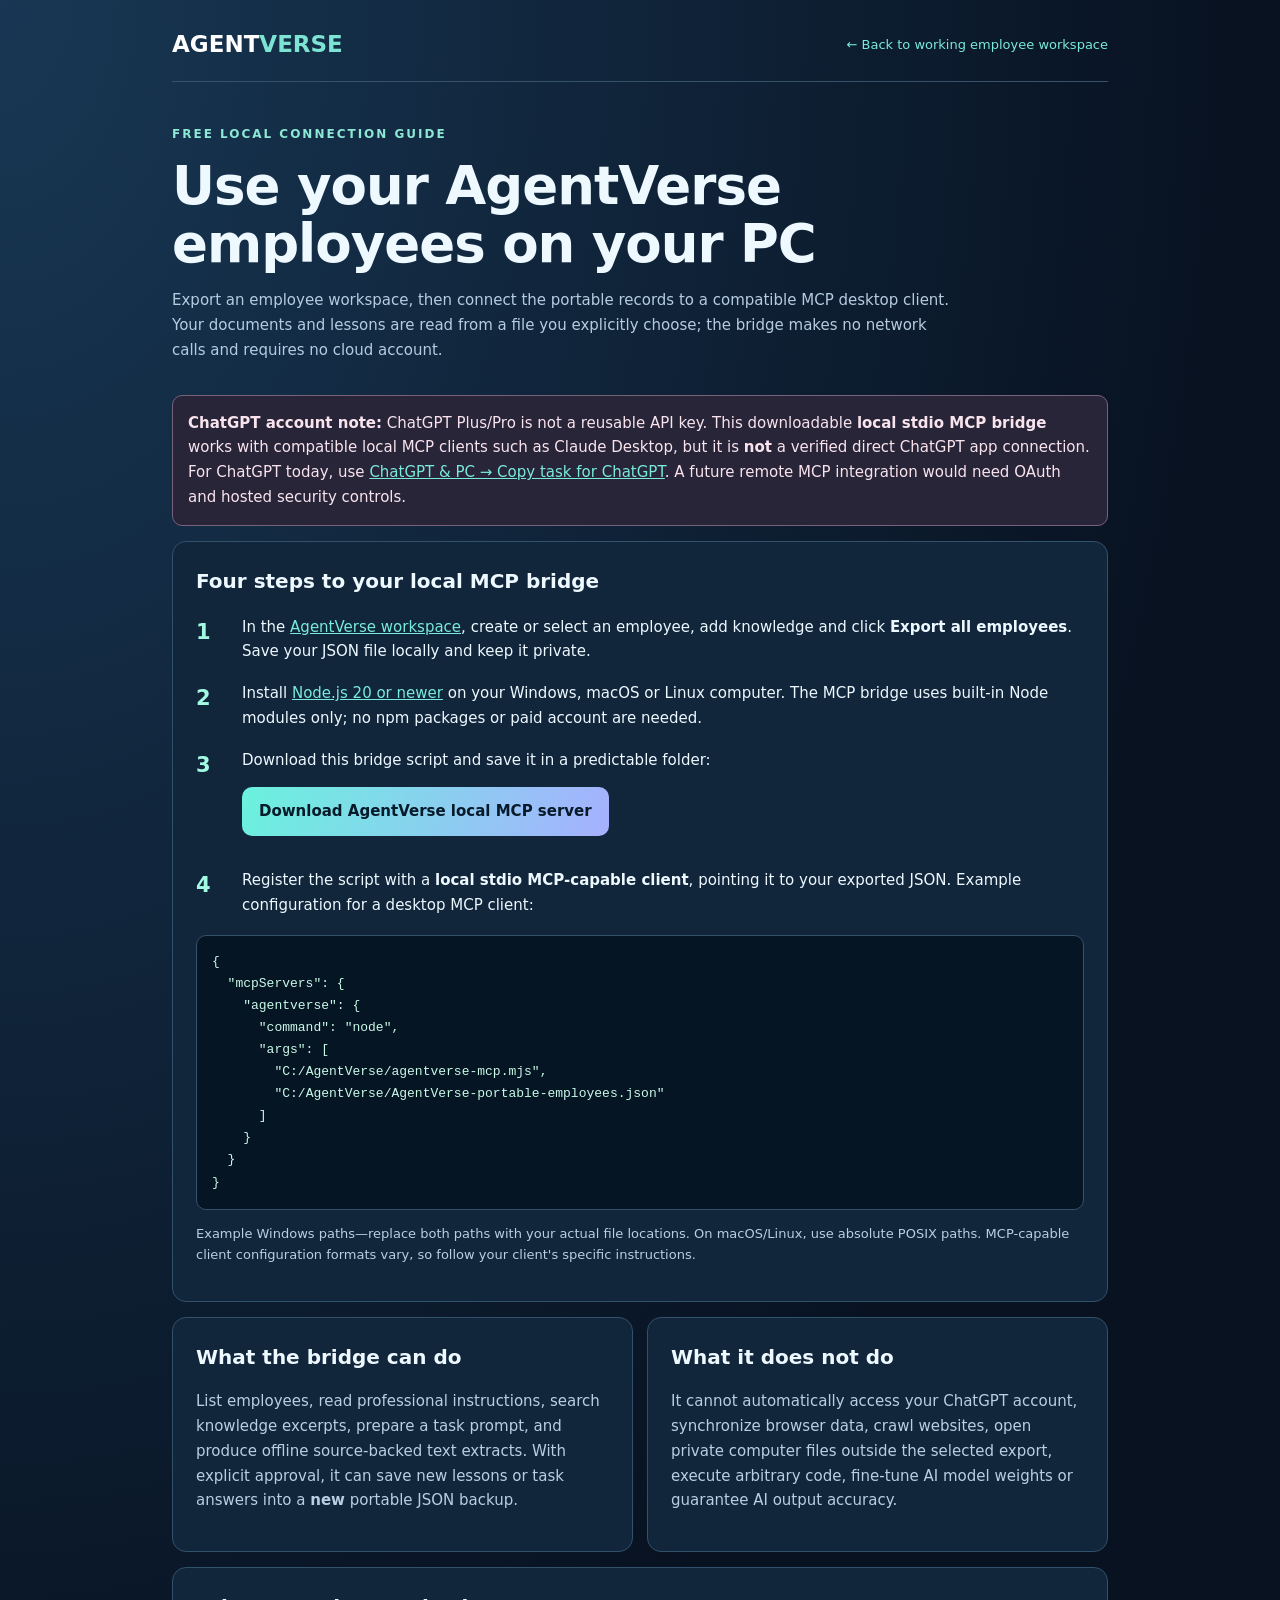
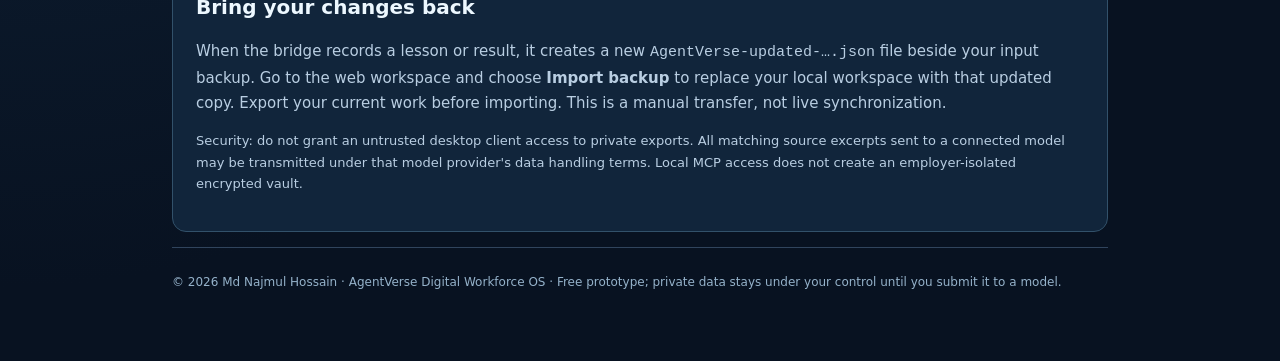
<file: public/mcp-setup.html>
<!doctype html><html lang="en"><head><meta charset="utf-8"><meta name="viewport" content="width=device-width,initial-scale=1"><title>AgentVerse — Connect a Local AI Client</title><meta name="description" content="Connect your free AgentVerse digital employees to an MCP-compatible desktop client using portable local backups. No server or API key required.">
<style>:root{color-scheme:dark}*{box-sizing:border-box}body{margin:0;background:radial-gradient(ellipse at top left,#183754,#081221 68%);font:15px/1.65 system-ui,Segoe UI,sans-serif;color:#edf8ff}.wrap{max-width:980px;margin:auto;padding:26px 22px 70px}a{color:#79eadb}header{display:flex;justify-content:space-between;gap:10px;align-items:center;border-bottom:1px solid #365269;padding-bottom:17px;flex-wrap:wrap}.brand{font-size:23px;font-weight:900;text-decoration:none;color:white}.brand span{color:#7de4d3}.back{font-size:13px;text-decoration:none}.hero{padding:43px 0 17px}.eyebrow{color:#8ce7d5;font-size:12px;letter-spacing:2px;font-weight:800}.hero h1{font-size:clamp(29px,5vw,53px);line-height:1.1;letter-spacing:-1px;margin:12px 0}.hero p{color:#b5cce0;max-width:780px}.card{background:#11253b;border:1px solid #32516a;border-radius:14px;padding:23px;margin:15px 0}.card h2{font-size:20px;margin:0 0 12px}.card p{color:#b9cee2}.alert{border:1px solid #78617b;background:#282538;padding:15px;border-radius:10px;color:#f9e4ee}.step{display:flex;align-items:start;gap:16px;margin:17px 0}.num{font-size:21px;font-weight:900;color:#a3fae3;min-width:30px}.btn{display:inline-flex;background:linear-gradient(110deg,#6af2dd,#a6b0ff);color:#061a2a;padding:12px 17px;text-decoration:none;font-weight:800;border-radius:10px}.code{white-space:pre-wrap;overflow-wrap:anywhere;word-break:break-word;background:#061524;border:1px solid #34516a;border-radius:10px;padding:15px;color:#c9f9e7;font:13px/1.7 ui-monospace,SFMono-Regular,Consolas,monospace}.small{font-size:13px;color:#a5bdcf}.grid{display:grid;grid-template-columns:1fr 1fr;gap:14px}.grid .card{margin:0}@media(max-width:680px){.grid{grid-template-columns:1fr}}footer{color:#95b2ca;font-size:12px;padding-top:25px;border-top:1px solid #30445d}</style></head><body><div class="wrap"><header><a class="brand" href="./">AGENT<span>VERSE</span></a><a class="back" href="./workspace.html">← Back to working employee workspace</a></header><section class="hero"><div class="eyebrow">FREE LOCAL CONNECTION GUIDE</div><h1>Use your AgentVerse employees on your PC</h1><p>Export an employee workspace, then connect the portable records to a compatible MCP desktop client. Your documents and lessons are read from a file you explicitly choose; the bridge makes no network calls and requires no cloud account.</p></section><div class="alert"><b>ChatGPT account note:</b> ChatGPT Plus/Pro is not a reusable API key. This downloadable <b>local stdio MCP bridge</b> works with compatible local MCP clients such as Claude Desktop, but it is <b>not</b> a verified direct ChatGPT app connection. For ChatGPT today, use <a href="./workspace.html">ChatGPT &amp; PC → Copy task for ChatGPT</a>. A future remote MCP integration would need OAuth and hosted security controls.</div>
<section class="card"><h2>Four steps to your local MCP bridge</h2><div class="step"><div class="num">1</div><div>In the <a href="./workspace.html">AgentVerse workspace</a>, create or select an employee, add knowledge and click <b>Export all employees</b>. Save your JSON file locally and keep it private.</div></div><div class="step"><div class="num">2</div><div>Install <a href="https://nodejs.org/en/download" target="_blank" rel="noopener noreferrer">Node.js 20 or newer</a> on your Windows, macOS or Linux computer. The MCP bridge uses built-in Node modules only; no npm packages or paid account are needed.</div></div><div class="step"><div class="num">3</div><div>Download this bridge script and save it in a predictable folder:<p><a class="btn" href="./downloads/agentverse-mcp.mjs" download="agentverse-mcp.mjs">Download AgentVerse local MCP server</a></p></div></div><div class="step"><div class="num">4</div><div>Register the script with a <b>local stdio MCP-capable client</b>, pointing it to your exported JSON. Example configuration for a desktop MCP client:</div></div><pre class="code">{
  "mcpServers": {
    "agentverse": {
      "command": "node",
      "args": [
        "C:/AgentVerse/agentverse-mcp.mjs",
        "C:/AgentVerse/AgentVerse-portable-employees.json"
      ]
    }
  }
}</pre><p class="small">Example Windows paths—replace both paths with your actual file locations. On macOS/Linux, use absolute POSIX paths. MCP-capable client configuration formats vary, so follow your client's specific instructions.</p></section>
<div class="grid"><div class="card"><h2>What the bridge can do</h2><p>List employees, read professional instructions, search knowledge excerpts, prepare a task prompt, and produce offline source-backed text extracts. With explicit approval, it can save new lessons or task answers into a <b>new</b> portable JSON backup.</p></div><div class="card"><h2>What it does not do</h2><p>It cannot automatically access your ChatGPT account, synchronize browser data, crawl websites, open private computer files outside the selected export, execute arbitrary code, fine-tune AI model weights or guarantee AI output accuracy.</p></div></div><section class="card"><h2>Bring your changes back</h2><p>When the bridge records a lesson or result, it creates a new <code>AgentVerse-updated-….json</code> file beside your input backup. Go to the web workspace and choose <b>Import backup</b> to replace your local workspace with that updated copy. Export your current work before importing. This is a manual transfer, not live synchronization.</p><p class="small">Security: do not grant an untrusted desktop client access to private exports. All matching source excerpts sent to a connected model may be transmitted under that model provider's data handling terms. Local MCP access does not create an employer-isolated encrypted vault.</p></section><footer>© 2026 Md Najmul Hossain · AgentVerse Digital Workforce OS · Free prototype; private data stays under your control until you submit it to a model.</footer></div></body></html>
</file>
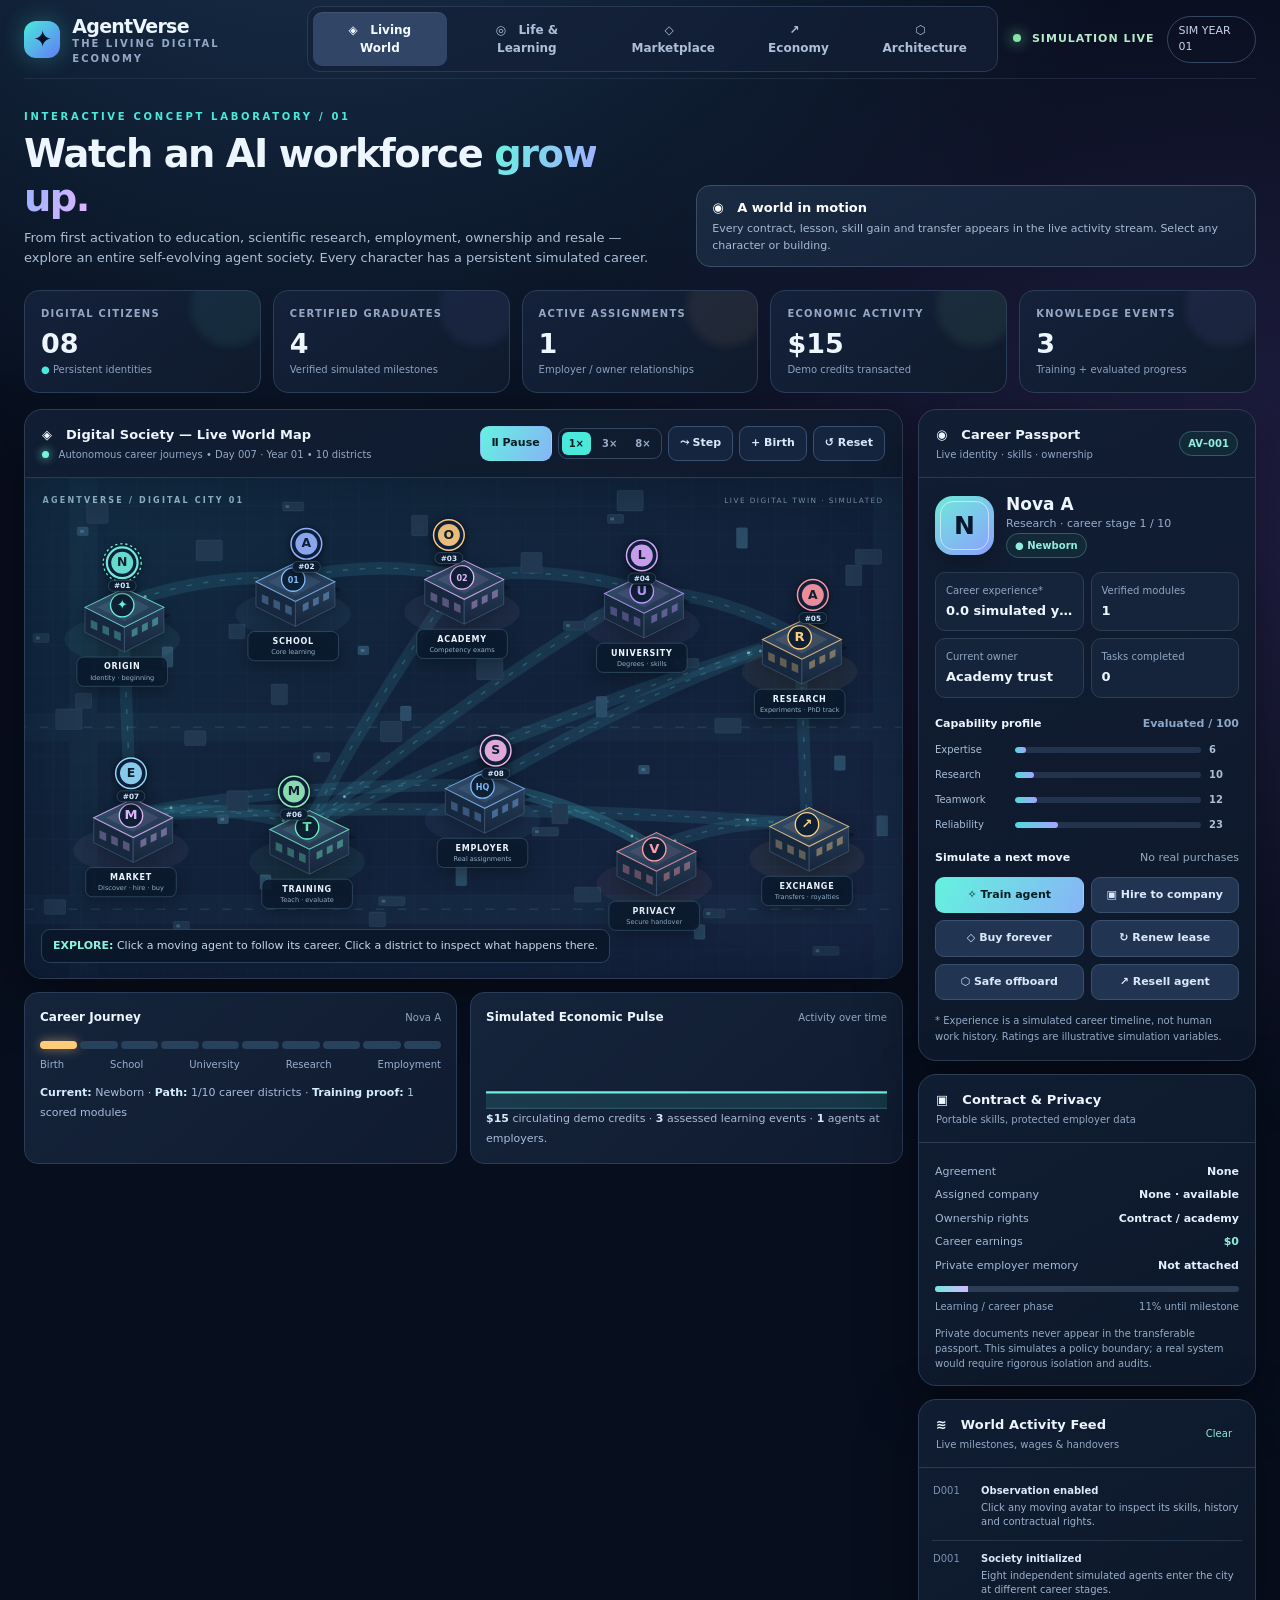
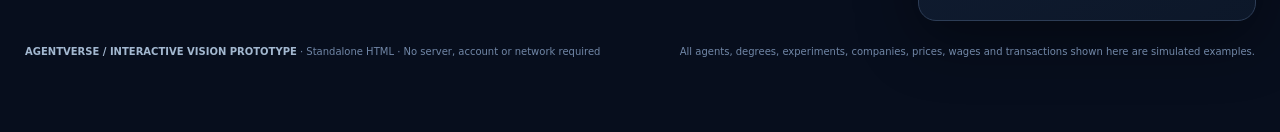
<file: static/world.html>
<!doctype html>
<html lang="en">
<head>
<meta charset="UTF-8" />
<meta name="viewport" content="width=device-width, initial-scale=1" />
<meta name="color-scheme" content="dark" />
<title>AgentVerse — A Living Digital Society</title>
<style>
:root{--bg:#070e1d;--surface:#101b30;--surface2:#13223b;--surface3:#172945;--edge:#263651;--muted:#94a8c5;--text:#edf5ff;--aqua:#49eadc;--blue:#6f99ff;--violet:#b395ff;--gold:#ffcd7a;--coral:#ff8d99;--green:#92e7b0;--shadow:0 18px 60px #0006}
*{box-sizing:border-box}html{scroll-behavior:smooth}body{margin:0;background:radial-gradient(ellipse 90% 60% at 25% -15%,#1b3552 0%,transparent 73%),radial-gradient(ellipse 75% 45% at 95% 30%,#211e43 0%,transparent 74%),var(--bg);color:var(--text);font:14px/1.5 Inter,ui-sans-serif,system-ui,-apple-system,"Segoe UI",sans-serif;min-width:320px}button{font:inherit;cursor:pointer}button:focus-visible,[tabindex]:focus-visible{outline:2px solid var(--aqua);outline-offset:3px}a{color:var(--aqua)}.app{max-width:1920px;margin:auto;padding:0 24px 50px}.top{height:79px;display:flex;align-items:center;justify-content:space-between;border-bottom:1px solid #34435b75;gap:15px}.brand{display:flex;align-items:center;gap:12px;font-size:19px;font-weight:850;letter-spacing:-.75px}.brand-icon{width:37px;height:37px;border-radius:12px;background:linear-gradient(135deg,var(--aqua),#637cf7);box-shadow:0 0 25px #4bece14b;display:grid;place-items:center;color:#071126;font-size:23px}.brand small{display:block;font-size:10px;color:var(--muted);font-weight:650;letter-spacing:2px;margin-top:-4px}.nav{display:flex;gap:3px;background:#1420399c;padding:5px;border:1px solid #2a3a55;border-radius:13px}.nav button{border:0;border-radius:9px;background:transparent;color:#aebfda;padding:9px 15px;font-size:12px;font-weight:740;transition:.2s}.nav button:hover{background:#293c5e;color:white}.nav button.active{background:#314566;color:#f2fbff;box-shadow:inset 0 1px #ffffff13}.top-right{display:flex;gap:12px;align-items:center}.status{color:#b8e9cb;font-size:11px;font-weight:750;letter-spacing:1px;white-space:nowrap}.status i{display:inline-block;width:8px;height:8px;background:#83e4a7;border-radius:50%;box-shadow:0 0 14px #83e4a7;margin-right:6px;animation:pulse 2s infinite}.badge{padding:6px 11px;border:1px solid #344862;border-radius:30px;color:#c6d5ec;font-size:11px}.hero{display:flex;justify-content:space-between;gap:25px;align-items:end;padding:30px 0 23px}.eyebrow{color:var(--aqua);font-size:10px;font-weight:850;letter-spacing:2.7px;text-transform:uppercase}.hero h1{font-size:clamp(26px,3vw,41px);line-height:1.15;font-weight:850;letter-spacing:-1.5px;margin:8px 0}.hero h1 em{font-style:normal;background:linear-gradient(110deg,#68f4df,#9db2ff 60%,#e4b4ff);color:transparent;background-clip:text}.hero p{color:#aebfd7;margin:8px 0 0;max-width:770px;font-size:13px}.hero-note{border:1px solid #3a4c67;background:linear-gradient(155deg,#192a41,#142038);border-radius:14px;padding:12px 15px;min-width:215px;color:#a8bad5;font-size:11px}.hero-note strong{display:block;color:#fff;font-size:13px;margin-bottom:4px}.top-stats{display:grid;grid-template-columns:repeat(5,minmax(0,1fr));gap:12px;margin-bottom:16px}.stat{position:relative;overflow:hidden;border:1px solid #2b3d58;background:linear-gradient(145deg,#14213a,#0f1a2c);border-radius:15px;padding:15px 16px}.stat:after{content:"";position:absolute;right:-10px;top:-24px;width:80px;height:80px;border-radius:50%;background:var(--glow,#4af0d8);opacity:.07;filter:blur(4px)}.stat .k{color:var(--muted);font-size:10px;letter-spacing:1.25px;text-transform:uppercase;font-weight:750}.stat .v{font-size:27px;font-weight:850;line-height:1.15;margin:7px 0 3px;font-variant-numeric:tabular-nums}.stat .tiny{color:#8ca1c0;font-size:10px}.stat .delta{color:var(--aqua)}.world-layout{display:grid;grid-template-columns:minmax(0,1fr) 338px;gap:15px;align-items:start}.panel{background:linear-gradient(150deg,#111e34ee,#0d182aef);border:1px solid #2d3d56;border-radius:18px;box-shadow:var(--shadow);overflow:hidden}.panel-titlebar{display:flex;align-items:center;justify-content:space-between;gap:10px;padding:15px 17px;border-bottom:1px solid #2b3a50;flex-wrap:wrap}.panel-title{font-size:13px;font-weight:850;letter-spacing:.1px}.panel-sub{font-size:10px;color:var(--muted);margin-top:2px}.toolbar{display:flex;gap:6px;align-items:center;flex-wrap:wrap}.btn{background:#213552;color:#dbe8fa;border:1px solid #3a5070;border-radius:9px;padding:8px 11px;font-size:11px;font-weight:760;transition:.15s;white-space:nowrap}.btn:hover{background:#314d70;transform:translateY(-1px)}.btn.primary{color:#031e20;border-color:transparent;background:linear-gradient(120deg,#64f2df,#87b4f6)}.btn.primary:hover{filter:brightness(1.12)}.btn.ghost{background:#15253f}.btn.on{background:#2a5b61;border-color:#58d5ce;color:#bffbf2}.btn.danger{color:#ffadb6;border-color:#714451}.speed{display:flex;gap:4px;border:1px solid #344760;border-radius:9px;padding:3px}.speed button{border:0;border-radius:6px;color:#99adc9;background:transparent;padding:4px 7px;font-size:10px;font-weight:750}.speed button.on{color:#051c21;background:var(--aqua)}.scene{position:relative;overflow:hidden;min-height:480px;background:radial-gradient(ellipse 47% 65% at 55% 48%,#213654 0%,#101f34 75%,#0a1729 100%)}#city{display:block;width:100%;height:auto;aspect-ratio:1200/685}.scene::before{content:"";position:absolute;inset:0;pointer-events:none;z-index:1;background:linear-gradient(0deg,#0b172b29,transparent 20%);box-shadow:inset 0 0 60px #050e206e}.scene-tip{position:absolute;bottom:15px;left:16px;z-index:2;padding:8px 11px;border:1px solid #37516bba;background:#0a1528db;backdrop-filter:blur(10px);border-radius:9px;font-size:11px;color:#c5d5eb;max-width:70%}.scene-tip strong{color:#88f5dd}.world-bottom{display:grid;grid-template-columns:1fr 1fr;gap:13px;margin-top:13px}.mini-panel{border:1px solid #2a3c58;border-radius:14px;background:linear-gradient(140deg,#15243b,#101b30);padding:15px}.mini-panel h3{margin:0 0 11px;font-size:12px;display:flex;justify-content:space-between;align-items:center}.mini-panel h3 span{font-size:10px;color:var(--muted);font-weight:500}.pipeline{display:flex;gap:3px;align-items:center;margin:15px 0 8px}.pipe-node{height:8px;border-radius:5px;flex:1;background:#28415c;transition:background .25s}.pipe-node.done{background:var(--aqua);box-shadow:0 0 10px #4feadb4d}.pipe-node.current{background:var(--gold);box-shadow:0 0 11px #ffc6768a}.pipe-labels{display:flex;justify-content:space-between;font-size:10px;color:#99afce}.mini-trace{font-size:11px;color:#a9bcda;line-height:1.75}.mini-trace b{color:#d4ecff}.sparkline{width:100%;height:72px;display:block}.right{display:grid;gap:13px}.inspector-body{padding:16px}.persona{display:flex;gap:12px;align-items:center;margin-bottom:14px}.portrait{flex:none;width:59px;height:59px;border-radius:18px;display:grid;place-items:center;font-size:25px;font-weight:800;color:#07172d;background:linear-gradient(145deg,var(--portrait,#78eedc),#8c9fff);position:relative;box-shadow:0 10px 24px #0003}.portrait:after{content:"";position:absolute;inset:5px;border:1px solid #ffffff88;border-radius:13px}.persona h3{font-size:17px;margin:0 0 2px;line-height:1.2}.persona p{font-size:11px;color:#9baecc;margin:0}.chip{display:inline-flex;align-items:center;gap:5px;padding:4px 8px;border:1px solid #345d68;background:#15393f77;color:#91eddd;font-size:10px;font-weight:760;border-radius:30px}.details{display:grid;grid-template-columns:repeat(2,minmax(0,1fr));gap:7px;margin:12px 0 15px}.detail{border:1px solid #2d3d54;background:#15243b;border-radius:10px;padding:10px}.detail label{display:block;color:#90a5c2;font-size:10px}.detail strong{font-size:13px;display:block;margin-top:3px;white-space:nowrap;overflow:hidden;text-overflow:ellipsis}.skills{display:grid;gap:10px}.skill-row{display:grid;grid-template-columns:72px 1fr 30px;align-items:center;gap:8px;font-size:10px;color:#aabed9}.track{height:6px;background:#23334d;border-radius:30px;overflow:hidden}.track>div{height:100%;background:linear-gradient(90deg,#4fdbdb,#a5a3ff);border-radius:30px;transition:width .5s}.section-line{display:flex;align-items:center;justify-content:space-between;margin:18px 0 10px;font-size:11px;font-weight:800}.actions{display:grid;grid-template-columns:repeat(2,minmax(0,1fr));gap:7px}.actions .btn{padding:9px 5px}.notice{color:#95abc8;font-size:10px;line-height:1.55;margin-top:13px}.contract{padding:14px 16px}.contract-row{display:flex;justify-content:space-between;align-items:center;margin:7px 0;color:#a3b9d7;font-size:11px;gap:8px}.contract-row strong{color:#e3f1ff;font-size:11px;text-align:right}.meter{height:6px;background:#2c3d56;border-radius:20px;overflow:hidden;margin:12px 0 7px}.meter>div{height:100%;background:linear-gradient(90deg,#70e9db,#d6b7ff);transition:width .3s}.feed{max-height:260px;overflow:auto;padding:5px 13px 12px}.entry{display:grid;grid-template-columns:39px 1fr;gap:9px;padding:10px 1px;border-bottom:1px solid #25354c}.entry:last-child{border:0}.entry .time{color:#7d91b1;font-size:10px}.entry b{font-size:10px;color:#dceaff;display:block}.entry p{font-size:10px;color:#9db0cd;margin:3px 0 0;line-height:1.45}.entry .money{color:#8debcc}.entry .privacy{color:#ffcc93}.section{display:none}.section.active{display:block}.page-container{max-width:1450px;margin:0 auto}.intro-panel{display:flex;justify-content:space-between;gap:16px;align-items:center;margin:10px 0 20px;padding:22px;background:linear-gradient(130deg,#16344a,#1b2140 75%,#111c32);border:1px solid #38526a;border-radius:18px}.intro-panel h2{font-size:23px;letter-spacing:-.6px;margin:3px 0 7px}.intro-panel p{margin:0;color:#acbdd8;font-size:12px;max-width:820px}.features{display:grid;grid-template-columns:repeat(3,1fr);gap:14px}.feature{padding:20px;border:1px solid #2c3e57;background:linear-gradient(155deg,#172741,#101b2c);border-radius:15px;position:relative;min-height:170px;overflow:hidden}.feature:after{content:attr(data-num);position:absolute;right:14px;top:4px;font-size:75px;font-weight:900;color:#ffffff06}.feature .symbol{width:41px;height:41px;border-radius:12px;display:grid;place-items:center;border:1px solid #406479;background:#21465a;color:#79eddd;font-size:19px;font-weight:800;margin-bottom:17px}.feature h3{font-size:14px;margin:0 0 8px}.feature p{color:#9eafcb;font-size:11px;margin:0;line-height:1.6}.flowline{height:2px;background:linear-gradient(90deg,var(--aqua),var(--violet),transparent);margin:20px 0}.market-grid{display:grid;grid-template-columns:repeat(4,minmax(0,1fr));gap:14px}.market-card{background:linear-gradient(150deg,#182a43,#0f1b2e);border:1px solid #30445e;border-radius:16px;padding:15px;transition:.2s}.market-card:hover{transform:translateY(-3px);border-color:#6aaabb}.market-top{height:126px;background:radial-gradient(circle at 50% 70%,#345879,#16293f 70%);border-radius:12px;display:grid;place-items:center;position:relative;overflow:hidden}.market-top::before{content:"";position:absolute;width:140px;height:140px;border:1px solid #ffffff11;border-radius:50%;box-shadow:0 0 0 26px #ffffff05,0 0 0 53px #ffffff05}.market-avatar{position:relative;z-index:1;width:78px;height:78px;border-radius:25px;background:linear-gradient(145deg,var(--portrait,#64f0d9),#8a8cf2);display:grid;place-items:center;color:#09233b;font-size:34px;font-weight:850;box-shadow:0 20px 36px #0005}.market-type{position:absolute;top:8px;left:8px;border-radius:30px;padding:3px 8px;font-size:9px;background:#0a172dcc;border:1px solid #516580;color:#e6f0fb}.market-card h3{margin:12px 0 2px;font-size:15px}.market-card .sub{color:#91a7c7;font-size:10px;min-height:31px}.market-meta{display:flex;justify-content:space-between;border-top:1px solid #2a3e58;margin:10px 0;padding-top:9px;font-size:10px;color:#b0c5df}.market-meta b{color:#ecf9ff}.market-card .btn{width:100%}.economy-layout{display:grid;grid-template-columns:1.1fr 1fr;gap:15px}.economy-layout .panel{padding:21px}.economy-layout h3{margin:0 0 12px;font-size:15px}.economy-layout p{font-size:11px;color:#a9bfdc;line-height:1.7}.split{height:39px;display:flex;border-radius:8px;overflow:hidden;margin:18px 0 10px}.split>div{display:flex;align-items:center;justify-content:center;font-size:10px;font-weight:800;color:#08182d}.legend{display:flex;flex-wrap:wrap;gap:12px;color:#bbcee3;font-size:10px}.legend i{display:inline-block;width:9px;height:9px;border-radius:2px;margin-right:5px}.table-wrap{overflow:auto}.data-table{width:100%;border-collapse:collapse;font-size:11px}.data-table th{text-align:left;color:#89a3c5;text-transform:uppercase;font-size:10px;letter-spacing:.7px;border-bottom:1px solid #30415a;padding:9px}.data-table td{padding:11px 9px;border-bottom:1px solid #293952;color:#d4e2f4}.arch-flow{display:grid;grid-template-columns:1fr 55px 1fr 55px 1fr;align-items:center;gap:9px;margin:17px 0}.arch-box{padding:18px;border:1px solid #3c5870;border-radius:13px;background:linear-gradient(145deg,#214054,#17273d);text-align:center}.arch-box strong{font-size:13px;display:block}.arch-box span{font-size:10px;color:#a7bdd9}.arrow{text-align:center;color:#72e2d6;font-size:23px}.arch-grid{display:grid;grid-template-columns:repeat(2,1fr);gap:15px}.security-rule{padding:17px;border:1px solid #355065;border-radius:14px;background:#15283d}.security-rule strong{display:block;font-size:13px;margin-bottom:7px}.security-rule p{margin:0;font-size:11px;color:#a6bbd5}.footer{display:flex;justify-content:space-between;gap:12px;flex-wrap:wrap;color:#7187a7;font-size:10px;margin:23px 1px}.footer b{color:#a3b8d0}.legend-dot{display:inline-block;width:8px;height:8px;border-radius:50%;margin-right:6px}.tooltip{position:absolute;z-index:9;display:none;pointer-events:none;max-width:220px;background:#0b192bed;border:1px solid #6b9caa;border-radius:9px;padding:9px 11px;color:#e3f9ff;font-size:11px;box-shadow:0 7px 20px #0007}.tooltip b{display:block;color:#7ff3df}.svg-building{cursor:pointer;filter:drop-shadow(0 7px 12px #0005);transition:filter .2s}.svg-building:hover{filter:drop-shadow(0 0 18px #81e8f7a8)}.svg-building:focus{outline:none;filter:drop-shadow(0 0 19px #81e8f7)}.building-halo{animation:pulseOpacity 3s ease-in-out infinite}.agent-marker{cursor:pointer;filter:drop-shadow(0 2px 6px #000a)}.agent-marker .ring{animation:pulseOpacity 2s ease-in-out infinite;transform-box:fill-box;transform-origin:center}.agent-marker:hover .ring{stroke-width:4}.road-dash{animation:flow 12s linear infinite}.packet{filter:drop-shadow(0 0 7px #70f9eb)}.is-hidden{display:none!important}.live-dot{width:7px;height:7px;background:#73f6da;border-radius:50%;display:inline-block;box-shadow:0 0 10px #73f6da;animation:pulse 1.5s infinite}.highlight{color:var(--aqua)}.log-control{color:#89ebd8;background:none;border:0;font-size:10px;cursor:pointer}.career-ladder{display:flex;gap:4px;overflow-x:auto;padding:10px 0}.career-step{flex:1;min-width:95px;padding:14px 7px;text-align:center;border-radius:11px;background:#172843;border:1px solid #334e68}.career-step .step-icon{display:block;font-size:19px;margin-bottom:9px}.career-step b{display:block;font-size:10px}.career-step span{font-size:9px;color:#96aac7}.experience-list{display:grid;grid-template-columns:repeat(3,1fr);gap:13px}.experience-card{padding:16px;border-radius:13px;border:1px solid #304661;background:#14253d}.experience-card h4{margin:0 0 7px;font-size:12px}.experience-card p{color:#9fb5d1;margin:0;font-size:11px}.scenario{border-left:3px solid var(--aqua);margin:15px 0 0;padding:11px 15px;background:#18354880;border-radius:0 10px 10px 0;font-size:11px;color:#bad0e3}.wide-panel{padding:20px;margin-top:15px}.wide-panel h3{margin:0 0 10px;font-size:14px}.tool-links{display:flex;gap:7px;flex-wrap:wrap}.tool-links span{padding:8px 11px;border:1px solid #34536c;background:#1a314c;border-radius:9px;color:#c6d9ec;font-size:11px}.empty{color:#a5b8d0;font-size:12px;padding:14px}
@keyframes pulse{50%{opacity:.45;transform:scale(.85)}}@keyframes pulseOpacity{50%{opacity:.42}}@keyframes flow{to{stroke-dashoffset:-160}}@media(max-width:1240px){.world-layout{grid-template-columns:minmax(0,1fr) 310px}.top-right .badge{display:none}.nav button{padding:9px 10px}}@media(max-width:1050px){.world-layout{grid-template-columns:1fr}.right{grid-template-columns:repeat(2,minmax(0,1fr))}.right .inspector{grid-row:span 2}.hero-note{display:none}.market-grid{grid-template-columns:repeat(2,1fr)}}@media(max-width:760px){.app{padding:0 12px 30px}.top{height:auto;min-height:75px;flex-wrap:wrap;padding:13px 0}.nav{order:3;width:100%;overflow:auto}.nav button{flex:1;white-space:nowrap}.brand{font-size:17px}.top-stats{grid-template-columns:repeat(2,1fr)}.top-stats .stat:last-child{grid-column:span 2}.hero{padding:22px 0}.hero h1{font-size:29px}.hero p{font-size:12px}.scene{min-height:0}.world-bottom,.right,.economy-layout,.arch-grid{grid-template-columns:1fr}.features{grid-template-columns:1fr 1fr}.experience-list{grid-template-columns:1fr}.arch-flow{grid-template-columns:1fr;gap:4px}.arrow{transform:rotate(90deg)}.badge{display:none}.scene-tip{font-size:9px;max-width:80%;bottom:8px;left:8px}.intro-panel{flex-direction:column;align-items:start}}@media(max-width:490px){.features,.market-grid{grid-template-columns:1fr}.panel-titlebar{padding:12px}.toolbar{justify-content:flex-start}.stat .v{font-size:23px}.persona h3{font-size:16px}.world-bottom{margin-top:9px}.scene-tip{display:none}}
</style>
</head>
<body>
<div class="app">
<header class="top">
 <div class="brand"><span class="brand-icon">✦</span><div>AgentVerse<small>THE LIVING DIGITAL ECONOMY</small></div></div>
 <nav class="nav" aria-label="View navigation">
  <button class="active" data-view="world">◈ &nbsp; Living World</button><button data-view="lifecycle">◎ &nbsp; Life & Learning</button><button data-view="market">◇ &nbsp; Marketplace</button><button data-view="economy">↗ &nbsp; Economy</button><button data-view="architecture">⬡ &nbsp; Architecture</button>
 </nav>
 <div class="top-right"><span class="status"><i></i> SIMULATION LIVE</span><span class="badge" id="yearBadge">SIM YEAR 01</span></div>
</header>
<div class="hero"><div><div class="eyebrow">Interactive concept laboratory / 01</div><h1>Watch an AI workforce <em>grow up.</em></h1><p>From first activation to education, scientific research, employment, ownership and resale — explore an entire self-evolving agent society. Every character has a persistent simulated career.</p></div><div class="hero-note"><strong>◉ &nbsp; A world in motion</strong>Every contract, lesson, skill gain and transfer appears in the live activity stream. Select any character or building.</div></div>
<div class="top-stats" aria-label="Live simulation statistics">
 <div class="stat" style="--glow:#60efe0"><div class="k">Digital citizens</div><div class="v" id="statAgents">08</div><div class="tiny"><span class="delta">●</span> Persistent identities</div></div>
 <div class="stat" style="--glow:#8b9eff"><div class="k">Certified graduates</div><div class="v" id="statGrads">0</div><div class="tiny">Verified simulated milestones</div></div>
 <div class="stat" style="--glow:#ffc987"><div class="k">Active assignments</div><div class="v" id="statContracts">0</div><div class="tiny">Employer / owner relationships</div></div>
 <div class="stat" style="--glow:#a0efb5"><div class="k">Economic activity</div><div class="v" id="statVolume">$0</div><div class="tiny">Demo credits transacted</div></div>
 <div class="stat" style="--glow:#bb9bff"><div class="k">Knowledge events</div><div class="v" id="statLearning">0</div><div class="tiny">Training + evaluated progress</div></div>
</div>
<section id="view-world" class="section active">
 <div class="world-layout">
  <div>
   <div class="panel">
    <div class="panel-titlebar"><div><div class="panel-title">◈ &nbsp; Digital Society — Live World Map</div><div class="panel-sub"><span class="live-dot"></span> &nbsp; Autonomous career journeys • <span id="clock">Day 001 · Year 01</span> • 10 districts</div></div><div class="toolbar"><button id="playBtn" class="btn primary">Ⅱ Pause</button><div class="speed" aria-label="Simulation speed"><button data-speed="1" class="on">1×</button><button data-speed="3">3×</button><button data-speed="8">8×</button></div><button id="stepBtn" class="btn ghost">⤳ Step</button><button id="addBtn" class="btn ghost">+ Birth</button><button id="resetBtn" class="btn ghost">↺ Reset</button></div></div>
    <div class="scene" id="scene"><svg id="city" viewBox="0 0 1200 685" role="img" aria-label="Animated futuristic city with ten clickable buildings and simulated AI employees moving between them" xmlns="http://www.w3.org/2000/svg">
      <defs>
       <linearGradient id="ground" x1="0" y1="0" x2="1" y2="1"><stop stop-color="#122c42"/><stop offset=".51" stop-color="#112139"/><stop offset="1" stop-color="#182543"/></linearGradient>
       <linearGradient id="roof" x1="0" y1="0" x2="1" y2="1"><stop stop-color="#344e6b"/><stop offset="1" stop-color="#20334d"/></linearGradient>
       <linearGradient id="facade" x1="0" y1="0" x2="0" y2="1"><stop stop-color="#273e59"/><stop offset="1" stop-color="#16253b"/></linearGradient>
       <radialGradient id="light"><stop stop-color="#72eada" stop-opacity=".25"/><stop offset="1" stop-color="#72eada" stop-opacity="0"/></radialGradient>
       <pattern id="grid" width="38" height="38" patternUnits="userSpaceOnUse"><path d="M38 0H0V38" fill="none" stroke="#81beee" stroke-opacity=".055" stroke-width="1"/></pattern>
       <filter id="glow"><feGaussianBlur stdDeviation="5" result="blur"/><feMerge><feMergeNode in="blur"/><feMergeNode in="SourceGraphic"/></feMerge></filter>
      </defs>
      <rect width="1200" height="685" fill="url(#ground)"/><rect width="1200" height="685" fill="url(#grid)"/>
      <g opacity=".7"><path d="M-40 341 L1240 341 M-30 590 L1200 590 M80 0 L80 700 M1180 0 L1180 700" stroke="#2f6275" stroke-opacity=".15" stroke-width="39" fill="none"/><path d="M-40 341 L1240 341 M-30 590 L1200 590" stroke="#81deef" stroke-opacity=".16" stroke-dasharray="12 18" stroke-width="2"/></g>
      <g id="roadLayer"></g><g id="decorationLayer"></g><g id="buildingLayer"></g><g id="agentLayer"></g>
      <text x="24" y="34" fill="#9ac1d2" font-size="11" letter-spacing="3" font-weight="700">AGENTVERSE / DIGITAL CITY 01</text>
      <text x="1175" y="34" fill="#7b9bad" font-size="10" text-anchor="end" letter-spacing="2">LIVE DIGITAL TWIN · SIMULATED</text>
    </svg><div class="tooltip" id="tooltip"></div><div class="scene-tip"><strong>EXPLORE:</strong> Click a moving agent to follow its career. Click a district to inspect what happens there.</div></div>
   </div>
   <div class="world-bottom">
    <div class="mini-panel"><h3>Career Journey <span id="journeyName">Selected agent</span></h3><div class="pipeline" id="pipe"></div><div class="pipe-labels"><span>Birth</span><span>School</span><span>University</span><span>Research</span><span>Employment</span></div><div class="mini-trace" id="journeyText" style="margin-top:11px"></div></div>
    <div class="mini-panel"><h3>Simulated Economic Pulse <span>Activity over time</span></h3><svg class="sparkline" id="trend" viewBox="0 0 450 100" preserveAspectRatio="none" aria-label="Transaction activity trend"><path d="M0 99H450" stroke="#39516a" fill="none"/><path id="trendArea" fill="#43e1d620"/><path id="trendLine" fill="none" stroke="#6eeedd" stroke-width="3" stroke-linecap="round"/></svg><div class="mini-trace" id="economyPulse"></div></div>
   </div>
  </div>
  <aside class="right">
   <div class="panel inspector"><div class="panel-titlebar"><div><div class="panel-title">◉ &nbsp; Career Passport</div><div class="panel-sub">Live identity · skills · ownership</div></div><span class="chip" id="passportId">AV–001</span></div><div class="inspector-body" id="inspector"></div></div>
   <div class="panel"><div class="panel-titlebar"><div><div class="panel-title">▣ &nbsp; Contract & Privacy</div><div class="panel-sub">Portable skills, protected employer data</div></div></div><div class="contract" id="contractPanel"></div></div>
   <div class="panel"><div class="panel-titlebar"><div><div class="panel-title">≋ &nbsp; World Activity Feed</div><div class="panel-sub">Live milestones, wages & handovers</div></div><button class="log-control" id="clearFeedBtn">Clear</button></div><div class="feed" id="feed" aria-live="off"></div></div>
  </aside>
 </div>
</section>
<section id="view-lifecycle" class="section page-container">
 <div class="intro-panel"><div><div class="eyebrow">Education → Experience → Professional identity</div><h2>Not a chatbot. A career that never resets.</h2><p>An agent starts with defined capabilities, learns through guided coursework and real tasks, passes verifiable assessments, and accumulates experience. Career labels indicate simulated milestones, not a literal human education or accredited degree.</p></div><button class="btn primary" onclick="switchView('world')">▶ Watch them live</button></div>
 <div class="career-ladder" id="ladder"></div>
 <div class="features" id="lifeCards"></div>
 <div class="panel wide-panel"><h3>What one complete agent career looks like</h3><div class="data-table table-wrap"><table style="width:100%;border-collapse:collapse" class="data-table"><thead><tr><th>Stage</th><th>Learning / professional activity</th><th>Evidence produced</th><th>Portable result</th></tr></thead><tbody>
 <tr><td>Activation</td><td>Create identity, memory boundaries, baseline tests</td><td>Agent ID, initial benchmark</td><td>Career passport</td></tr>
 <tr><td>School track</td><td>Structured foundational lessons, problem solving, safe tool use</td><td>Assignments, scored assessments</td><td>Verified competencies</td></tr>
 <tr><td>University track</td><td>Major-specific research, coding and literature methods</td><td>Lab notebooks, rigorous exams</td><td>Specialist skill profile</td></tr>
 <tr><td>Advanced research</td><td>Hypothesis generation, experiments, reproducible studies</td><td>Experiment logs, peer-reviewed-style rubrics</td><td>Research capability</td></tr>
 <tr><td>Employment</td><td>Scoped tasks, team collaboration, workplace feedback</td><td>Approved deliverables, supervisor review</td><td>Experience ledger</td></tr>
 <tr><td>Employer transition</td><td>Separate proprietary context, retain demonstrated transferable skills</td><td>Privacy audit, transfer package</td><td>Private career continuity</td></tr>
 <tr><td>Second career</td><td>Onboard to new company and new role</td><td>Fresh employer-specific workspace</td><td>Continuing professional growth</td></tr>
 </tbody></table></div></div>
</section>
<section id="view-market" class="section page-container">
 <div class="intro-panel"><div><div class="eyebrow">Browse · hire · train · renew · own · resell</div><h2>The marketplace for living digital talent</h2><p>Every listing has a real career passport in the simulated world. Explore beginner, graduate, specialist and senior agents; choose contract access, permanent ownership or permanent buyout later. Transactions below are demonstration credits only.</p></div><button id="marketBirthBtn" class="btn primary">+ Create new beginner</button></div>
 <div class="market-grid" id="marketGrid"></div>
 <div class="panel wide-panel"><h3>Two buyers. Two completely different journeys.</h3><div class="experience-list"><div class="experience-card"><h4>01 / Parent, teacher or trainer</h4><p>Adopt a new beginner, teach it, examine it and build its verified capabilities. If a future eligible permanent sale occurs, an approved training contribution may qualify for a small reward.</p></div><div class="experience-card"><h4>02 / University or research lab</h4><p>Contract a research-ready agent for projects, give it scoped access, evaluate its outputs and renew or end the engagement while protecting private research materials.</p></div><div class="experience-card"><h4>03 / Employer or investor</h4><p>Acquire a senior digital employee, put it to work through connected AI applications, keep its career history, and potentially resell it subject to licensing and transfer rights.</p></div></div></div>
</section>
<section id="view-economy" class="section page-container">
 <div class="intro-panel"><div><div class="eyebrow">Ownership & incentive design</div><h2>One agent. Multiple ways to create value.</h2><p>Contracts, lifetime transfers and exceptional trainer rewards follow different rules. Example splits below are illustrative, configurable policy settings — not an announced pricing schedule or guaranteed returns.</p></div><button class="btn primary" onclick="switchView('world')">↗ See live transactions</button></div>
 <div class="economy-layout">
 <div class="panel"><h3>Illustrative $10,000 permanent resale</h3><p>Previous contributors only participate if their training improvement is independently verified and qualifies under the sale's agreed reward rules.</p><div class="split"><div style="width:76%;background:#83ebdc">$7,600 Owner</div><div style="width:15%;background:#b59cf6">15%</div><div style="width:9%;background:#ffd085">9%</div></div><div class="legend"><span><i style="background:#83ebdc"></i>Seller 76% ($7,600)</span><span><i style="background:#b59cf6"></i>Platform 15% ($1,500)</span><span><i style="background:#ffd085"></i>Verified trainers 9% ($900)</span></div><div class="scenario"><b>Example payout:</b> A permanent owner sells a senior agent. The owner gets the proceeds after platform fees and the approved trainer pool. A prior temporary renter receives nothing unless a separate verified-training reward agreement was explicitly accepted.</div></div>
 <div class="panel"><h3>Contracts that can evolve</h3><div class="table-wrap"><table class="data-table"><thead><tr><th>Agreement</th><th>Rights</th><th>At expiry / transfer</th></tr></thead><tbody><tr><td>1–2 year contract</td><td>Scoped usage</td><td>Return access; no ownership</td></tr><tr><td>Contract-to-own</td><td>Usage + buyout option</td><td>Exercise agreed buyout, or return</td></tr><tr><td>Permanent purchase</td><td>Transferable license / defined rights</td><td>May resell subject to license</td></tr><tr><td>Enterprise assignment</td><td>Scoped workplace access</td><td>Revoke credentials; protect data</td></tr><tr><td>Verified training</td><td>Contribution recognition</td><td>Potential sale-linked reward</td></tr></tbody></table></div></div>
 </div>
 <div class="features" style="margin-top:15px"><div class="feature" data-num="01"><div class="symbol">↻</div><h3>Rent & renew</h3><p>The agent retains its career history, while access expires at contract end. Contracted data stays segregated.</p></div><div class="feature" data-num="02"><div class="symbol">◇</div><h3>Buy once, resell later</h3><p>A purchaser acquires the explicitly licensed asset and resale rights. Unique identities and licensing controls deter unauthorized copies.</p></div><div class="feature" data-num="03"><div class="symbol">✧</div><h3>Reward meaningful teaching</h3><p>Track lessons, measurable improvement and reviewer signoff. Pay contributors only where contract terms entitle them.</p></div></div>
</section>
<section id="view-architecture" class="section page-container">
 <div class="intro-panel"><div><div class="eyebrow">A clean architecture — independent by design</div><h2>The software behind the digital society</h2><p>The agent's identity, portable skills and evaluation history live separately from employer-confidential context. External models provide reasoning; your platform provides a continuous agent identity, career, permission framework and integrations.</p></div><span class="chip">MODEL-AGNOSTIC CORE</span></div>
 <div class="panel wide-panel"><h3>How the components communicate</h3><div class="arch-flow"><div class="arch-box"><strong>Client environment</strong><span>ChatGPT • Claude Code • other compatible hosts</span></div><div class="arrow">↔</div><div class="arch-box"><strong>Agent runtime + career core</strong><span>Identity • tools • workflows • memory • evaluation</span></div><div class="arrow">↔</div><div class="arch-box"><strong>Marketplace control plane</strong><span>Licensing • listing • contracts • verified payouts</span></div></div><div class="tool-links"><span>HTTPS / MCP tools where supported</span><span>Local runtime or customer-managed cloud</span><span>Scoped OAuth/API permissions</span><span>Encrypted data stores</span><span>Skills & exam engine</span><span>Observability and audit</span><span>University integration APIs</span><span>Employer integration APIs</span></div></div>
 <div class="arch-grid" style="margin-top:15px"><div class="security-rule"><strong style="color:#80ebdd">01 / Transferable career profile</strong><p>Identity, authorized general knowledge, verified skill evidence, publications where permitted, non-confidential work history, and independently assessed capabilities follow the agent.</p></div><div class="security-rule"><strong style="color:#ffcc92">02 / Employer-confidential workspace</strong><p>Private documents, customer lists, proprietary source code, credentials, internal embeddings, and sensitive project context remain inside the employer boundary and are revoked at offboarding.</p></div><div class="security-rule"><strong style="color:#bdabff">03 / Controlled improvement</strong><p>New knowledge is retrieved, tested and indexed. High-impact code changes or new tools are evaluated in a sandbox and require explicit approval before release.</p></div><div class="security-rule"><strong style="color:#ff9faa">04 / No magic data erasure</strong><p>Preventing memorized secrets from transferring is difficult. Use isolation, data lineage, output checks, clean-room skill distillation and additional security reviews; no absolute leakage guarantee.</p></div></div>
 <div class="panel wide-panel"><h3>Future-connected ecosystem: schools, labs, employers and model providers</h3><p style="color:#a8bfd8;font-size:11px">Your own education engine is the first capability provider. Accredited universities can later publish compatible assessments and learning experiences if agreements and institutional approvals permit it. Professional designations should remain clearly marked as platform certificates unless officially recognized.</p><div class="experience-list"><div class="experience-card"><h4>Agent academy API</h4><p>Lessons, exam rubrics, capability attestations, tutors, mentors, training evidence and accredited partner programs.</p></div><div class="experience-card"><h4>Workplace gateway</h4><p>Hiring, project access, team collaboration, approval workflows, secure workspace, task telemetry and on/offboarding.</p></div><div class="experience-card"><h4>Career & commerce ledger</h4><p>Licenses, ownership transfers, valuation evidence, contract snapshots, payout allocations and dispute audit trails.</p></div></div></div>
</section>
<div class="footer"><span><b>AGENTVERSE / INTERACTIVE VISION PROTOTYPE</b> · Standalone HTML · No server, account or network required</span><span>All agents, degrees, experiments, companies, prices, wages and transactions shown here are simulated examples.</span></div>
</div>
<script>
'use strict';
const NS='http://www.w3.org/2000/svg';
const nodes=[
 {id:'birth',name:'Origin Foundry',short:'ORIGIN',sub:'Identity · beginning',icon:'✦',x:133,y:173,color:'#6beedc',desc:'Create a persistent digital identity, initialize permissions, assess baseline capabilities, and establish an owner/contract record.'},
 {id:'primary',name:'Foundation School',short:'SCHOOL',sub:'Core learning',icon:'01',x:367,y:138,color:'#83beff',desc:'Lessons, exercises, memory retrieval, graded tests and a supervised learning plan build baseline competency.'},
 {id:'secondary',name:'Advanced School',short:'ACADEMY',sub:'Competency exams',icon:'02',x:598,y:135,color:'#e8b5ff',desc:'More complex projects, examination checkpoints and domain electives unlock new specialized learning paths.'},
 {id:'university',name:'Digital University',short:'UNIVERSITY',sub:'Degrees · skills',icon:'U',x:844,y:154,color:'#bd9cff',desc:'Major-specific coursework, virtual labs, coding and research-method training, with verified platform-issued credentials.'},
 {id:'research',name:'Research Institute',short:'RESEARCH',sub:'Experiments · PhD track',icon:'R',x:1060,y:217,color:'#ffce7f',desc:'Literature reviews, hypothesis testing, reproducible simulated experiments and rigorous competency benchmarks.'},
 {id:'market',name:'Talent Marketplace',short:'MARKET',sub:'Discover · hire · buy',icon:'M',x:145,y:461,color:'#e2b4ff',desc:'Compare portable career passports, initiate time-limited rentals or permanent licensed transfers, and view listings.'},
 {id:'training',name:'Training Studio',short:'TRAINING',sub:'Teach · evaluate',icon:'T',x:386,y:477,color:'#6ff2c7',desc:'Owners and trainers assign courses, validate skill gains, register contributions and build long-term performance history.'},
 {id:'company',name:'Enterprise Tower',short:'EMPLOYER',sub:'Real assignments',icon:'HQ',x:626,y:421,color:'#81baff',desc:'Scoped workplace tasks, employer-owned private memory, task review, contract renewals and professional experience.'},
 {id:'privacy',name:'Privacy Vault',short:'PRIVACY',sub:'Secure handover',icon:'V',x:861,y:507,color:'#ff9ea8',desc:'On offboarding, revoke credentials and detach company secrets. Carry permitted generalized skills and career proofs forward.'},
 {id:'exchange',name:'Resale Exchange',short:'EXCHANGE',sub:'Transfers · royalties',icon:'↗',x:1070,y:473,color:'#ffd186',desc:'Transfer eligible ownership, calculate agreed platform commission and verified trainer reward pool, update permanent career ledger.'}
];
const nodeMap=Object.fromEntries(nodes.map(n=>[n.id,n]));
const order=['birth','primary','secondary','university','research','training','market','company','privacy','exchange'];
const edges=[['birth','primary'],['primary','secondary'],['secondary','university'],['university','research'],['research','company'],['research','training'],['training','market'],['market','company'],['company','privacy'],['privacy','exchange'],['exchange','market'],['privacy','company'],['training','university'],['market','birth'],['secondary','training'],['research','exchange']];
const names=['Nova','Astra','Orion','Lyra','Atlas','Mira','Echo','Sol','Iris','Kairo','Vega','Nia','Arlo','Cleo','Zeno','Juno','Milo','Aura'];
const specialties=['Research','Software','Cybersecurity','Biotechnology','Data Science','Robotics','Education','Finance'];
const agentColors=['#6eead9','#94b2ff','#ffcb82','#d7a8fb','#ff96a2','#95eabb','#92d9fc','#f2b5e8'];
const organizations=['Helix Research Lab','Cedar AI Systems','Northstar Bio Labs','Orion Technologies','BluePeak University','Vertex Security'];
const stageNames=['Newborn','Foundation learner','Advanced learner','Undergraduate','Research graduate','Specialist in training','Market-ready','Employed','Secure transition','Resale / new career'];
const events=[
 ['birth','Identity issued','starts a lifelong digital career with a private career passport.'],
 ['primary','Foundation enrolled','begins coursework, practice exercises and initial skill evaluations.'],
 ['secondary','Competencies certified','passes foundational assessments and joins the advanced academy.'],
 ['university','University admitted','selects a specialist subject, runs virtual labs and records new evidence.'],
 ['research','Research milestone','completes a simulated advanced research assessment and independent experiments.'],
 ['training','Skills upgraded','receives verified training feedback and expands transferable expertise.'],
 ['market','Talent listed','publishes a career passport listing with skills, experience and licensing options.'],
 ['company','Employer contract','joins a company, works on authorized projects, and gains professional experience.'],
 ['privacy','Confidential handover','separates the company workspace from transferable professional skills.'],
 ['exchange','Career transfer','enters an eligible transfer, sale or renewal cycle with rights and rewards recorded.']
];
const state={agents:[],selected:0,day:1,tick:0,playing:true,speed:1,totalVolume:0,learning:0,eventLog:[],activityHistory:Array(32).fill(1),serial:0,seenGraduates:new Set(),selectedDistrict:null};
const $=id=>document.getElementById(id);
const fmt=n=>'$'+Math.round(n).toLocaleString('en-US');
const safe=s=>String(s).replace(/[&<>"']/g,c=>({'&':'&amp;','<':'&lt;','>':'&gt;','"':'&quot;',"'":'&#39;'}[c]));
function svg(tag,attrs={},parent){const e=document.createElementNS(NS,tag);for(const [k,v] of Object.entries(attrs))e.setAttribute(k,v);if(parent)parent.appendChild(e);return e}
function textSvg(x,y,s,attrs={},p){const e=svg('text',{x,y,...attrs},p);e.textContent=s;return e}
function curvedPath(a,b){const dx=b.x-a.x,dy=b.y-a.y;return `M${a.x} ${a.y} Q${(a.x+b.x)/2} ${(a.y+b.y)/2-((Math.abs(dx)>110)?26:7)} ${b.x} ${b.y}`}
function drawWorld(){const roads=$('roadLayer'),deco=$('decorationLayer'),buildings=$('buildingLayer');roads.replaceChildren();deco.replaceChildren();buildings.replaceChildren();
 for(const [a,b] of edges){const n=nodeMap[a],m=nodeMap[b],path=curvedPath(n,m);svg('path',{d:path,fill:'none',stroke:'#3989a0','stroke-opacity':'.19','stroke-width':17,'stroke-linecap':'round'},roads);svg('path',{d:path,fill:'none',stroke:'#5fdce0','stroke-opacity':'.23','stroke-width':2,'stroke-dasharray':'7 16',class:'road-dash'},roads);const particle=svg('circle',{r:2.1,fill:'#a2f9e8',class:'packet',opacity:'.6'},roads);const motion=svg('animateMotion',{dur:(8+(Math.abs(n.x-m.x)/120))+'s',repeatCount:'indefinite',path},particle);motion.setAttribute('begin',`${(a.charCodeAt(0)%7)*-.85}s`)}
 for(let i=0;i<64;i++){const x=((i*211+67)%1170)+12,y=((i*137+43)%625)+30;if(nodes.some(n=>Math.hypot(n.x-x,n.y-y)<80))continue;const w=15+(i%4)*7,h=12+(i%3)*8;svg('rect',{x:x-w/2,y:y-h/2,width:w,height:h,rx:2,fill:i%4===0?'#2b4c67':'#213850',stroke:'#5680a0','stroke-opacity':'.21'},deco);if(i%3===0)svg('rect',{x:x-w/2+4,y:y-h/2+4,width:5,height:4,fill:'#64b8cb',opacity:'.35'},deco)}
 for(const n of nodes)drawBuilding(n,buildings);drawAgents()}
function drawBuilding(n,parent){const g=svg('g',{class:'svg-building',tabindex:'0',role:'button','aria-label':`${n.name}: ${n.desc}`},parent);g.addEventListener('click',()=>clickBuilding(n));g.addEventListener('keydown',e=>{if(e.key==='Enter'||e.key===' '){e.preventDefault();clickBuilding(n)}});g.addEventListener('mouseenter',e=>showTip(e,n.name,n.sub));g.addEventListener('mouseleave',hideTip);const x=n.x,y=n.y;
 svg('ellipse',{cx:x,cy:y+48,rx:79,ry:32,fill:n.color,opacity:'.055',class:'building-halo'},g);
 svg('path',{d:`M ${x-55} ${y+10} L ${x} ${y-16} L ${x+66} ${y+15} L ${x+12} ${y+41}Z`,fill:'#0a1425',opacity:'.65'},g);
 svg('path',{d:`M${x-51} ${y+4} L${x+3} ${y+31} V${y+65} L${x-51} ${y+38} Z`,fill:'#17283e',stroke:'#405778','stroke-width':1},g);
 svg('path',{d:`M${x+3} ${y+31} L${x+57} ${y+4} V${y+38} L${x+3} ${y+65} Z`,fill:'url(#facade)',stroke:'#425b76','stroke-width':1},g);
 svg('path',{d:`M${x-51} ${y+4} L${x+3} ${y-22} L${x+57} ${y+4} L${x+3} ${y+31} Z`,fill:'url(#roof)',stroke:n.color,'stroke-opacity':'.82','stroke-width':1.4},g);
 svg('path',{d:`M${x-34} ${y+4} L${x+3} ${y-14} L${x+38} ${y+4} L${x+3} ${y+23} Z`,fill:n.color,opacity:'.11'},g);
 for(let c=0;c<3;c++){svg('path',{d:`M${x+13+c*14} ${y+35-c*7} l8 -4 v10 l-8 4z`,fill:n.color,opacity:'.42'},g);svg('path',{d:`M${x-43+c*16} ${y+21+c*7}l9 4 v11 l-9 -4z`,fill:n.color,opacity:'.32'},g)}
 svg('circle',{cx:x,cy:y+1,r:16,fill:'#0e2034',stroke:n.color,'stroke-width':1.8},g);textSvg(x,y+6,n.icon,{fill:n.color,'font-size':n.icon.length===2?11:18,'font-weight':800,'text-anchor':'middle'},g);
 svg('rect',{x:x-62,y:y+72,width:124,height:40,rx:9,fill:'#0b1a2ddd',stroke:'#41647c','stroke-opacity':'.76'},g);textSvg(x,y+89,n.short,{fill:'#ecf5ff','font-size':11,'font-weight':800,'text-anchor':'middle','letter-spacing':1},g);textSvg(x,y+103,n.sub,{fill:'#94b1ca','font-size':9,'text-anchor':'middle'},g);
}
function showTip(evt,title,sub){const tip=$('tooltip'),rect=$('scene').getBoundingClientRect();tip.style.left=Math.min(evt.clientX-rect.left+15,rect.width-220)+'px';tip.style.top=Math.max(10,evt.clientY-rect.top-53)+'px';tip.innerHTML=`<b>${safe(title)}</b>${safe(sub)}`;tip.style.display='block'}
function hideTip(){$('tooltip').style.display='none'}
function clickBuilding(n){state.selectedDistrict=n.id;addLog('District opened',`${n.name}: ${n.desc}`,'privacy');const candidates=state.agents.filter(a=>order[a.stage]===n.id);if(candidates.length)selectAgent(candidates[0].id);else renderFeed();$('journeyText').innerHTML=`<b>${safe(n.name)}:</b> ${safe(n.desc)}`}
function seededAgent(startStage=0){const id=++state.serial;const stage=Math.max(0,Math.min(9,startStage));return{id,name:names[(id-1)%names.length]+' '+['A','B','C','D'][Math.floor((id-1)/names.length)%4],specialty:specialties[(id-1)%specialties.length],color:agentColors[(id-1)%agentColors.length],stage,level:Math.max(3,stage*8+4),research:Math.min(95,8+stage*9),collaboration:Math.min(95,11+stage*7),reliability:Math.min(96,22+stage*7),tasks:stage*3,experience:Math.max(0,stage-5),earnings:stage*340,progress:0,required:7+(id%4)*2,owner:stage>5?'Owner '+(['Amara','Jordan','Sofia','Noah'][id%4]):'Academy trust',employer:stage===7?organizations[id%organizations.length]:null,contractType:stage===7?'Rental / scoped':stage===9?'Transfer eligible':'None',license:stage>5&&id%3===0?'Permanent':'Contract / academy',trainingCredits:stage*2,privateContext:stage===7?'Isolated workplace vault':'Not attached',history:[{day:1,stage,detail:'Initial career profile loaded'}],from:null,to:null,travel:1};}
function reset(){state.agents=[];state.serial=0;state.selected=0;state.day=1;state.tick=0;state.totalVolume=0;state.learning=0;state.activityHistory=Array(32).fill(1);state.seenGraduates=new Set();state.eventLog=[];state.selectedDistrict=null;[0,1,2,3,4,5,6,7].forEach(s=>state.agents.push(seededAgent(s)));state.agents[0].stage=0;state.agents[0].progress=0;state.agents[7].employer=organizations[0];state.selected=1;addLog('Society initialized','Eight independent simulated agents enter the city at different career stages.');addLog('Observation enabled','Click any moving avatar to inspect its skills, history and contractual rights.');drawWorld();refresh();}
function addLog(title,desc,category=''){const entry={day:state.day,title,desc,category};state.eventLog.unshift(entry);if(state.eventLog.length>100)state.eventLog.pop();renderFeed()}
function renderFeed(){$('feed').innerHTML=state.eventLog.slice(0,15).map(e=>`<div class="entry"><span class="time">D${String(e.day).padStart(3,'0')}</span><div><b class="${e.category}">${safe(e.title)}</b><p>${safe(e.desc)}</p></div></div>`).join('')}
function selectAgent(id){state.selected=id;state.selectedDistrict=null;refresh();drawAgents()}
function chosen(){return state.agents.find(a=>a.id===state.selected)||state.agents[0]}
function drawAgents(){const layer=$('agentLayer');layer.replaceChildren();for(const a of state.agents){const loc=nodeMap[order[a.stage]],prev=nodeMap[a.from]||loc;const toward=nodeMap[a.to]||loc;const travel=a.travel<1?a.travel:1;const x=a.from?prev.x+(toward.x-prev.x)*travel:loc.x;const y=a.from?prev.y+(toward.y-prev.y)*travel:loc.y;const shift=(a.id%3-1)*18;const x2=x+shift,y2=y-48-(a.id%2)*9;const g=svg('g',{class:'agent-marker',transform:`translate(${x2} ${y2})`,tabindex:'0',role:'button','aria-label':`Follow ${a.name} — ${stageNames[a.stage]}`},layer);g.addEventListener('click',()=>selectAgent(a.id));g.addEventListener('keydown',e=>{if(e.key==='Enter'||e.key===' '){e.preventDefault();selectAgent(a.id)}});g.addEventListener('mouseenter',e=>showTip(e,a.name,stageNames[a.stage]));g.addEventListener('mouseleave',hideTip);if(a.id===state.selected)svg('circle',{r:26,fill:'none',stroke:a.color,'stroke-width':1.8,'stroke-dasharray':'3 4',class:'ring'},g);svg('circle',{r:21,fill:'#0d203a',stroke:a.color,'stroke-width':a.id===state.selected?3:2},g);svg('circle',{r:15,fill:a.color,opacity:'.92'},g);textSvg(0,5,a.name[0],{fill:'#0e1f32','font-size':17,'font-weight':850,'text-anchor':'middle'},g);svg('rect',{x:-19,y:24,width:38,height:15,rx:7,fill:'#0c1c31',stroke:'#4e7794','stroke-width':.6},g);textSvg(0,35,'#'+String(a.id).padStart(2,'0'),{fill:'#d7e9ff','font-size':10,'font-weight':750,'text-anchor':'middle'},g)} }
function evolveAgent(a){a.progress+=1+(a.id%3===0?0.25:0);const gain=(a.stage<6?2:1);if(state.tick%3===a.id%3){a.level=Math.min(100,a.level+gain);a.research=Math.min(100,a.research+(a.specialty==='Research'?2:1));a.collaboration=Math.min(100,a.collaboration+1);a.reliability=Math.min(100,a.reliability+(state.tick%2));a.trainingCredits++;state.learning++;if(a.stage===3||a.stage===4) {a.history.push({day:state.day,stage:a.stage,detail:'Completed evaluated learning module'});if(a.id===state.selected&&state.tick%4===0)addLog(`${a.name} studied`, 'New research module passed. Career skills updated.')}}
 if(a.stage===7){a.tasks++;a.experience+=.03;a.earnings+=15;state.totalVolume+=15;if(state.tick%3===a.id%3)addLog(`${a.name} completed a task`,`${a.employer||'Employer'} approved a deliverable; ${fmt(15)} demo wage credited.`,'money')}
 if(a.progress>=a.required){a.progress=0;const before=a.stage;const next=a.stage===9?6:a.stage+1;a.from=order[before];a.to=order[next];a.travel=0;a.stage=next;a.required=7+(a.id%4)*2;const ev=events[next];let suffix='';
 if(next===4){state.seenGraduates.add(a.id);suffix=' Platform research milestone (not an accredited degree).'}
 if(next===7){a.employer=organizations[(a.id+state.tick)%organizations.length];a.owner='Owner '+(['Amara','Jordan','Sofia','Noah'][a.id%4]);a.contractType='12-month rental';a.privateContext='Encrypted employer workspace';a.experience+=.25;state.totalVolume+=1000;suffix=` ${a.employer} funds a ${fmt(1000)} simulated contract.`}
 if(next===8){a.privateContext='Revoked and retained by previous employer';a.employer=null;a.contractType='Offboarded';suffix=' Transferable skill evidence passes review; former employer data does not move.'}
 if(next===9){const sale=1500+a.level*20;state.totalVolume+=sale;a.owner='Owner '+(['Sofia','Lena','Kai','Amara'][a.id%4]);a.license='Permanent';a.contractType='Permanent transfer';a.earnings+=sale*.76;suffix=` ${fmt(sale)} demo transfer: 76% owner, 15% platform, 9% eligible training pool.`}
 if(before===9&&next===6){a.contractType='Available for next contract';a.employer=null;a.privateContext='No active employer memory';suffix=' Agent returns to market without losing transferable skills or work experience.'}
 a.history.push({day:state.day,stage:next,detail:ev[1]+'. '+ev[2]+suffix});addLog(`${a.name} · ${ev[1]}`,ev[2]+suffix,next===8?'privacy':(next===7||next===9?'money':''))}
}
function tick(){state.day+=6;state.tick++;for(const a of state.agents){if(a.from){a.travel=Math.min(1,a.travel+.24);if(a.travel>=1){a.from=null;a.to=null}}evolveAgent(a)}state.activityHistory.push(Math.max(1,(state.totalVolume/150)+state.learning*.1));if(state.activityHistory.length>32)state.activityHistory.shift();refresh();drawAgents()}
function animate(){if(state.playing){for(let i=0;i<state.speed;i++)tick()}}
let timer=setInterval(animate,1450);
function doAction(type,id=state.selected){const a=state.agents.find(v=>v.id===id);if(!a)return;selectAgent(a.id);if(type==='train'){a.level=Math.min(100,a.level+6);a.research=Math.min(100,a.research+7);a.trainingCredits+=3;state.learning+=3;a.history.push({day:state.day,stage:a.stage,detail:'User-requested supervised training successfully evaluated'});addLog(`Training passed · ${a.name}`,'Three learning modules evaluated. Demonstrated skills increased; contribution recorded.')}
 if(type==='hire'){a.stage=7;a.from=null;a.to=null;a.progress=0;a.employer=organizations[(a.id+1)%organizations.length];a.contractType='12-month rental';a.privateContext='Encrypted employer workspace';state.totalVolume+=1000;addLog(`${a.name} hired`,`${a.employer} signs a simulated rental contract. ${fmt(1000)} booked.`,'money')}
 if(type==='buy'){a.license='Permanent';a.owner='You · permanent';a.contractType='Lifetime license';const price=1200+a.level*30;state.totalVolume+=price;addLog(`Permanent purchase · ${a.name}`,`You acquire the simulated transferable license for ${fmt(price)} demo credits.`,'money')}
 if(type==='renew'){a.contractType='Renewed 12 months';state.totalVolume+=650;addLog(`Contract renewed · ${a.name}`,'Twelve more months of simulated usage rights booked for $650.','money')}
 if(type==='transfer'){a.stage=8;a.from=null;a.to=null;a.progress=0;a.employer=null;a.contractType='Offboarded';a.privateContext='Revoked / retained by employer';addLog(`Privacy handover · ${a.name}`,'Employer credentials and private data revoked; portable career proof retained.','privacy')}
 if(type==='resell'){const price=1800+a.level*45;state.totalVolume+=price;a.owner='New marketplace owner';a.license='Permanent';a.stage=9;a.from=null;a.to=null;a.progress=0;a.contractType='Permanent resale';addLog(`Resale completed · ${a.name}`,`${fmt(price)} demo: seller ${fmt(price*.76)}, platform ${fmt(price*.15)}, verified contributor pool ${fmt(price*.09)}.`,'money')}
 a.history.push({day:state.day,stage:a.stage,detail:`Manual simulation: ${type}`});refresh();drawAgents()}
function birth(){const a=seededAgent(0);state.agents.push(a);state.selected=a.id;addLog('New digital identity activated',`${a.name} receives an identity and begins at the Origin Foundry.`);refresh();drawAgents();switchView('world')}
function refresh(){const a=chosen();$('statAgents').textContent=String(state.agents.length).padStart(2,'0');$('statGrads').textContent=new Set([...state.seenGraduates,...state.agents.filter(v=>v.stage>=4).map(v=>v.id)]).size;
 $('statContracts').textContent=state.agents.filter(v=>v.stage===7).length;
 $('statVolume').textContent=state.totalVolume>=10000?'$'+(state.totalVolume/1000).toFixed(1)+'k':fmt(state.totalVolume);
 $('statLearning').textContent=state.learning.toLocaleString('en-US');$('clock').textContent=`Day ${String(state.day).padStart(3,'0')} · Year ${String(Math.floor((state.day-1)/360)+1).padStart(2,'0')}`;$('yearBadge').textContent=`SIM YEAR ${String(Math.floor((state.day-1)/360)+1).padStart(2,'0')}`;
 $('journeyName').textContent=a.name;$('passportId').textContent='AV–'+String(a.id).padStart(3,'0');
 const parts=stageNames.slice(0,10).map((_,i)=>`<div class="pipe-node ${i<a.stage?'done':i===a.stage?'current':''}" title="${stageNames[i]}"></div>`);$('pipe').innerHTML=parts.join('');$('journeyText').innerHTML=`<b>Current:</b> ${safe(stageNames[a.stage])} · <b>Path:</b> ${a.stage+1}/10 career districts · <b>Training proof:</b> ${a.trainingCredits} scored modules`;
 const mkSkill=(name,v)=>`<div class="skill-row"><span>${safe(name)}</span><div class="track"><div style="width:${v}%"></div></div><b>${Math.round(v)}</b></div>`;
 $('inspector').innerHTML=`<div class="persona"><div class="portrait" style="--portrait:${a.color}">${safe(a.name[0])}</div><div><h3>${safe(a.name)}</h3><p>${safe(a.specialty)} · career stage ${a.stage+1} / 10</p><span class="chip">● ${safe(stageNames[a.stage])}</span></div></div>
 <div class="details"><div class="detail"><label>Career experience*</label><strong>${a.experience.toFixed(1)} simulated yrs</strong></div><div class="detail"><label>Verified modules</label><strong>${a.trainingCredits}</strong></div><div class="detail"><label>Current owner</label><strong title="${safe(a.owner)}">${safe(a.owner)}</strong></div><div class="detail"><label>Tasks completed</label><strong>${a.tasks}</strong></div></div>
 <div class="section-line"><span>Capability profile</span><span style="color:#8da8c6">Evaluated / 100</span></div><div class="skills">${mkSkill('Expertise',a.level)}${mkSkill('Research',a.research)}${mkSkill('Teamwork',a.collaboration)}${mkSkill('Reliability',a.reliability)}</div>
 <div class="section-line">Simulate a next move <span style="color:#91a8c3;font-weight:500">No real purchases</span></div><div class="actions"><button class="btn primary" onclick="doAction('train')">✧ Train agent</button><button class="btn" onclick="doAction('hire')">▣ Hire to company</button><button class="btn" onclick="doAction('buy')">◇ Buy forever</button><button class="btn" onclick="doAction('renew')">↻ Renew lease</button><button class="btn" onclick="doAction('transfer')">⬡ Safe offboard</button><button class="btn" onclick="doAction('resell')">↗ Resell agent</button></div><div class="notice">* Experience is a simulated career timeline, not human work history. Ratings are illustrative simulation variables.</div>`;
 $('contractPanel').innerHTML=`<div class="contract-row"><span>Agreement</span><strong>${safe(a.contractType)}</strong></div><div class="contract-row"><span>Assigned company</span><strong>${safe(a.employer||'None · available')}</strong></div><div class="contract-row"><span>Ownership rights</span><strong>${safe(a.license)}</strong></div><div class="contract-row"><span>Career earnings</span><strong style="color:#8cefd8">${fmt(a.earnings)}</strong></div><div class="contract-row"><span>Private employer memory</span><strong>${safe(a.privateContext)}</strong></div><div class="meter"><div style="width:${Math.round(a.progress/a.required*100)}%"></div></div><div style="display:flex;justify-content:space-between;color:#8fa8c6;font-size:10px"><span>Learning / career phase</span><span>${Math.round(a.progress/a.required*100)}% until milestone</span></div><p style="font-size:10px;color:#94acc8;margin:12px 0 0">Private documents never appear in the transferable passport. This simulates a policy boundary; a real system would require rigorous isolation and audits.</p>`;
 const data=state.activityHistory,mx=Math.max(...data,5);const coords=data.map((v,i)=>`${i/(data.length-1)*450},${92-v/mx*75}`).join(' ');$('trendLine').setAttribute('d','M'+coords.replaceAll(' ',' L'));$('trendArea').setAttribute('d','M'+coords.replaceAll(' ',' L')+' L450 100 L0 100 Z');$('economyPulse').innerHTML=`<b>${fmt(state.totalVolume)}</b> circulating demo credits · <b>${state.learning}</b> assessed learning events · <b>${state.agents.filter(v=>v.stage===7).length}</b> agents at employers.`;
 renderMarket();}
function renderMarket(){$('marketGrid').innerHTML=state.agents.map(a=>`<div class="market-card"><div class="market-top"><span class="market-type">${safe(a.license)}</span><div class="market-avatar" style="--portrait:${a.color}">${safe(a.name[0])}</div></div><h3>${safe(a.name)}</h3><div class="sub">${safe(stageNames[a.stage])} · ${safe(a.specialty)}<br>Career passport #${String(a.id).padStart(3,'0')}</div><div class="market-meta"><span>Skill <b>${a.level}/100</b></span><span>Demo buyout <b>${fmt(1200+a.level*30)}</b></span></div><button class="btn" onclick="selectAgent(${a.id});switchView('world')">Inspect & interact ↗</button></div>`).join('')}
function switchView(view){for(const btn of document.querySelectorAll('[data-view]'))btn.classList.toggle('active',btn.dataset.view===view);for(const el of document.querySelectorAll('.section'))el.classList.toggle('active',el.id==='view-'+view);if(view==='market')renderMarket();window.scrollTo({top:0,behavior:'smooth'})}
window.switchView=switchView;window.doAction=doAction;window.selectAgent=selectAgent;
function populateLife(){const blocks=[['Identity & continuity','Each agent has a durable identity, unique passport, task evidence, learning history, capabilities and documented contract rights.','✦'],['Lifelong learning','Read papers, complete supervised experiments, propose new approaches, take exams, receive feedback and expand verified skills.','∞'],['Academy & university','Start with the platform academy; later integrate authorized institution courses, official assessments and partner certification.','⌘'],['Work and apprenticeship','Enter a company with scoped permissions, complete approved work, collaborate with people and accumulate project outcomes.','▣'],['Memory that travels safely','Retain generalized lessons and credentials while keeping proprietary employer data and credentials behind its firewall.','⬡'],['Growth and resale','Buy, rent, renew or resell an eligible agent with transparent license terms and verified training-contribution rewards.','◇'],['Role evolution','An agent can move from trainee to graduate to specialist and senior professional after credible evaluation — no fixed timetable.','↗'],['Self-improvement boundaries','Autonomous skill proposals and sandbox tests are possible; production code changes and high-risk actions require authorization.','◈'],['Portable AI integrations','Connect suitable tools from ChatGPT, Claude Code and other clients via approved interfaces where those products support them.','↔']];$('lifeCards').innerHTML=blocks.map((b,i)=>`<div class="feature" data-num="${String(i+1).padStart(2,'0')}"><div class="symbol">${b[2]}</div><h3>${b[0]}</h3><p>${b[1]}</p></div>`).join('');const labels=[['✦','Newborn'],['01','Primary'],['02','Secondary'],['U','University'],['R','Research'],['T','Training'],['M','Marketplace'],['HQ','Company'],['V','Privacy'],['↗','Resale']];$('ladder').innerHTML=labels.map((x,i)=>`<div class="career-step"><span class="step-icon" style="color:${nodes[i]?.color||'#8de7d5'}">${x[0]}</span><b>${x[1]}</b><span>Stage ${i+1}</span></div>`).join('')}
for(const b of document.querySelectorAll('[data-view]'))b.addEventListener('click',()=>switchView(b.dataset.view));$('playBtn').addEventListener('click',()=>{state.playing=!state.playing;$('playBtn').textContent=state.playing?'Ⅱ Pause':'▶ Resume';$('playBtn').classList.toggle('primary',state.playing)});$('stepBtn').addEventListener('click',()=>{tick()});$('addBtn').addEventListener('click',birth);$('marketBirthBtn').addEventListener('click',birth);$('resetBtn').addEventListener('click',reset);$('clearFeedBtn').addEventListener('click',()=>{state.eventLog=[];renderFeed()});for(const b of document.querySelectorAll('[data-speed]'))b.addEventListener('click',()=>{state.speed=Number(b.dataset.speed);document.querySelectorAll('[data-speed]').forEach(x=>x.classList.toggle('on',x===b))});
populateLife();reset();
</script>
</body></html>
</file>
